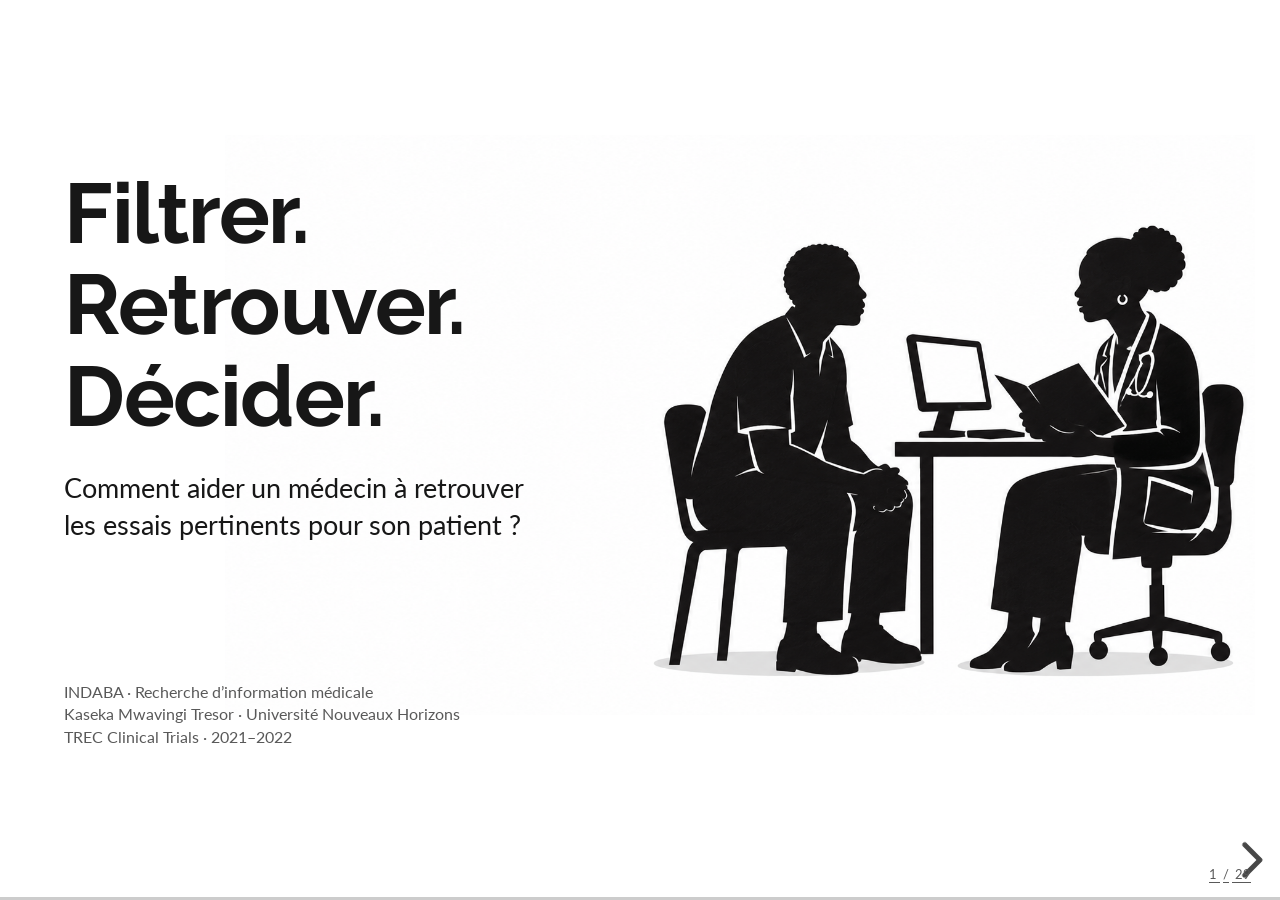
<file: presentation/index.html>
<!doctype html>
<html lang="fr">
<head>
  <meta charset="utf-8">
  <meta name="viewport" content="width=device-width, initial-scale=1.0">
  <title>Filtrer, retrouver, décider</title>

  <link rel="stylesheet" href="vendor/reveal.css">
  <link rel="stylesheet" href="styles.css">
</head>
<body>
  <div class="reveal">
    <div class="slides">

<section id="title">

<h1>Filtrer.<br>Retrouver.<br>Décider.</h1><p class="intro">Comment aider un médecin à retrouver<br>les essais pertinents pour son patient ?</p><img class="scene" src="assets/consultation-ombres.png" alt="Silhouettes d’une médecin et d’un patient en consultation"><p class="signature">INDABA · Recherche d’information médicale<br>Kaseka Mwavingi Tresor · Université Nouveaux Horizons<br>TREC Clinical Trials · 2021–2022</p>

<aside class="notes">Objectif de cette présentation : comprendre le raisonnement, pas apprendre des noms de modèles. Filtrer, retrouver, décider désigne trois opérations informatiques. La décision d’inclusion reste médicale. Parcours principal environ20minutes ; annexes facultatives.</aside>
</section>

<section id="patient">
<h2>Un médecin. Un patient.<br>Des essais à retrouver.</h2><img class="scene" src="assets/consultation-ombres.png" alt="La même médecin et le même patient en consultation"><div class="patient-card"><p>Un patient de 45 ans.<br>Une insuffisance cardiaque.</p><p class="fragment">« Quels essais dois-je examiner<br>en priorité pour lui ? »</p><p class="small">Exemple fictif pour expliquer la méthode.</p></div>
<aside class="notes">Notre exemple simplifié est un patient de 45 ans avec insuffisance cardiaque. La silhouette reste la même consultation anonyme, sans identité ni données réelles. Les données expérimentales sont anglophones ; les phrases françaises de démonstration n’attestent pas une performance en français. Retrouver une fiche intéressante n’est pas certifier l’éligibilité.</aside>
</section>

<section id="lexical">
<h2>Chercher les mêmes mots :<br>la recherche « lexicale ».</h2><div style="display:grid;grid-template-columns:1fr 1fr;gap:52px"><div><p class="large">La demande contient :<br><strong>« insuffisance cardiaque »</strong></p><p>On privilégie les fiches contenant<br>ces mots.</p></div><div class="example-sheet"><h3>BM25</h3><p>Une méthode classique de classement par les mots.</p><p class="fragment">Elle tient compte de leur fréquence, de leur rareté dans le corpus et de la longueur du document.</p></div></div><p class="takeaway">Un autre vocabulaire peut rendre un essai pertinent plus difficile à retrouver.</p><p class="foot">BM25 est notre point de départ pour mesurer si une méthode plus complexe apporte quelque chose.</p>
<aside class="notes">Lexical signifie relatif aux mots. BM25 n’est pas un modèle génératif ni un système qui vérifie les critères médicaux. Il pondère les correspondances de termes. Il ne suffit pas de compter mécaniquement tous les mots. L’exemple français illustre le mécanisme ; l’expérience utilise un corpus anglais.</aside>
</section>

<section id="semantic">
<h2>Chercher une idée proche :<br>la recherche « sémantique ».</h2><div class="phrase-pair"><p>« insuffisance cardiaque »</p><p class="fragment">« décompensation avec dysfonction ventriculaire »</p></div><p class="large">Les mots diffèrent.<br>Les descriptions peuvent être proches sur le plan clinique.</p><p class="takeaway fragment">Un encodeur transforme chaque texte en une liste de nombres<br>pour mesurer cette proximité.</p><p class="foot">Cette liste s’appelle un « embedding » ou un vecteur. Proximité ne signifie pas admissibilité.</p>
<aside class="notes">Un encodeur est un modèle qui transforme le texte en représentation numérique. Les composantes de cette liste ne sont pas des variables cliniques lisibles une à une. Les deux formulations de l’exemple ne sont pas des synonymes interchangeables dans toutes les situations : on illustre seulement une proximité de sujet. Le modèle peut se tromper, notamment sur la négation ou les conditions d’éligibilité.</aside>
</section>

<section id="embedding">
<h2>Pourquoi EmbeddingGemma 2<br>de Google ?</h2><div class="research"><article><h3>Son rôle</h3><p>Encoder la description du patient et les textes des essais pour chercher par le sens.</p></article><article class="fragment"><h3>Notre choix</h3><p>Des poids téléchargeables, un modèle compact et la possibilité d’une exécution locale.</p></article><article class="fragment"><h3>Notre utilisation</h3><p>Texte uniquement.<br>768 nombres par texte.<br>Aucun entraînement médical ajouté.</p></article></div><p class="takeaway">Choisir un modèle accessible, puis mesurer sa qualité sur notre tâche.</p><p class="foot"><a href="https://huggingface.co/google/embeddinggemma-2">Google DeepMind · fiche EmbeddingGemma 2</a> · capacités multimodales possibles, non évaluées ici.</p>
<aside class="notes">EmbeddingGemma2 est un modèle à poids ouverts de GoogleDeepMind. Ce choix correspond à l’objectif de ressources accessibles et à une extension multimodale éventuelle ; ce n’est pas la démonstration qu’il serait le meilleur modèle médical. Nous utilisons la composante texte et768dimensions. La similarité est calculée exactement sur les vecteurs normalisés. On peut expliquer le cosinus comme une mesure d’orientation proche entre deux représentations numériques, sans formule au tableau. Le français et les images ne font pas partie de l’évaluation actuelle. Source officielle consultée le18novembre2026.</aside>
</section>

<section id="constraints">
<h2>Une ressemblance de sens<br>ne garantit pas les bons critères.</h2><div style="display:grid;grid-template-columns:1fr 1fr;gap:52px"><div><p class="large">Notre patient a 45 ans.</p><div class="example-sheet"><h3>Un essai très proche du sujet</h3><p>« Participants âgés de 60 ans et plus »</p></div></div><div class="fragment"><h3>Le filtre retire ce candidat.</h3><p>SQL est un langage pour interroger des données rangées en tables.</p><p>Ici, il compare l’âge et le sexe extraits du texte aux champs de l’essai.</p></div></div><p class="takeaway">Un contrôle explicite complète la recherche par le sens.</p><p class="foot">Âge ou sexe inconnu : pas de contrainte correspondante. Les autres critères restent à examiner.</p>
<aside class="notes">Le nom du moteur utilisé est SQLite. Les règles d’extraction lisent l’âge et le sexe dans la description. Si elles se trompent, le filtre peut exclure à tort un essai pertinent. Il ne vérifie pas la totalité des critères, notamment l’historique thérapeutique ou les valeurs biologiques. Un champ de borne d’âge absent n’exclut pas l’essai. Les règles ont été développées sur les125requêtes, ce qui limite la généralisation.</aside>
</section>

<section id="decision">
<h2>Un modèle de décision répond<br>à une question fermée.</h2><div class="decision-example"><p>Entrée : description du patient + fiche de l’essai</p><p class="question-line">« Ce patient satisfait-il les critères indiqués ? »</p><p class="fragment">Sortie : un score associé à la réponse « oui ».</p></div><p><strong>Eos</strong> est le modèle de décision que nous testons.<br>Il produit cette réponse sans rédiger un long texte.</p><p class="takeaway fragment">Nous utilisons son score pour réordonner les essais.<br>Le médecin doit encore vérifier l’admissibilité.</p><p class="foot"><a href="https://huggingface.co/vllm-sr/Decision-2.0-Eos-0.8B">Decision 2.0 Eos · vLLM Semantic Router</a> · score non validé comme probabilité clinique.</p>
<aside class="notes">Un modèle de décision, au sens de cette famille, reçoit un contexte et des questions fermées : oui/non, choix ou score. Nous utilisons le format oui/non officiel. Le modèle renvoie des valeurs de probabilité selon son apprentissage, mais elles ne sont pas calibrées pour l’éligibilité clinique ; on les appelle ici scores de classement. Le texte complet disponible du patient et de l’essai, dont l’éligibilité, alimente chaque paire. Aucun raisonnement textuel ou contrôle de chaque critère n’est évalué séparément. Il ne s’agit pas de laisser le modèle décider de l’accès aux soins.</aside>
</section>

<section id="lightweight">
<h2>Pourquoi commencer<br>par un petit modèle ?</h2><div style="display:grid;grid-template-columns:1fr 1fr;gap:52px"><div><p class="number">Eos · 0,8B</p><p>Environ 0,8 milliard de paramètres :<br>les valeurs apprises par le modèle.</p><p class="small">Le nombre de paramètres indique une taille,<br>pas une garantie de qualité.</p></div><div><h3>Notre objectif</h3><p>Explorer une solution à poids ouverts avec un budget de calcul limité.</p><p class="fragment">Faire examiner seulement les <strong>50 premiers essais</strong>, au lieu de tout le corpus.</p></div></div><p class="takeaway">La question de recherche : ce compromis conserve-t-il<br>une qualité de recherche utile ?</p><p class="foot">Eos mesuré sur T4 Colab. Fonctionnement et mémoire sur RTX 3050 à vérifier.</p>
<aside class="notes">La taille commerciale0,8B est une approximation ; la fiche indique environ0,75milliard de paramètres. Nous avons retenu un membre compact d’une famille à poids ouverts pour un premier test accessible. Ce n’est pas une étude contrôlée de l’effet de la taille : Sol et les grandes tailles ne sont pas mesurés. Les poids téléchargeables permettent d’envisager une exécution locale ; aucune référence RTX3050 ouCPU n’est établie. Le calcul sur Colab est dans le cloud. Un modèle compact n’est ni nécessairement rapide pour tous les textes ni automatiquement précis.</aside>
</section>

<section id="literature-origin">
<h2>Ce que les travaux précédents<br>nous ont amenés à tester.</h2><div class="research"><article><h3>Combiner peut aider.</h3><p>La recherche puis le reclassement ont donné de bons résultats sur les essais cliniques.</p><p class="small">Pradeep et al., SIGIR 2022</p></article><article class="fragment"><h3>Ajouter peut aussi nuire.</h3><p>Dans ce même travail, certaines variantes sans entraînement adapté dégradaient le classement.</p><p class="small">Un gain ne se présume pas.</p></article><article class="fragment"><h3>Le terrain change les résultats.</h3><p>CliniQ montre l’intérêt de comparer recherche par les mots et par le sens sur la tâche visée.</p><p class="small">Zhao et al., 2025 · dossiers cliniques</p></article></div><p class="foot">Sources détaillées : SOURCES.md. Un « reclassement » réordonne une liste de candidats déjà trouvés.</p>
<aside class="notes">Nous ne revendiquons pas l’invention de SQL, de la recherche dense ou des architectures à plusieurs étages. Notre interrogation est leur complémentarité mesurable avec un petit modèle de décision sur un benchmark médical public. Pradeep utilise notamment un reranker monoT5, c’est-à-dire un modèle qui attribue une pertinence à un couple requête/document. Sans entraînement adapté, certaines variantes avaient des résultats inférieurs au premier étage. CliniQ concerne les dossiers, pas notre corpus d’essais : on en retient la nécessité de mesurer sur la bonne tâche, pas un score directement comparable.</aside>
</section>

<section id="approach">
<h2>Notre approche : trois rôles,<br>trois questions différentes.</h2><div class="roles"><article><p class="verb">Filtrer</p><p>Âge et sexe compatibles ?</p><h3>SQL</h3></article><article class="fragment"><p class="verb">Retrouver</p><p>Description de sens proche ?</p><h3>EmbeddingGemma 2</h3></article><article class="fragment"><p class="verb">Reclasser</p><p>Quel candidat examiner d’abord ?</p><h3>Eos</h3></article></div><p class="takeaway">L’intérêt de l’assemblage : traiter séparément les contraintes,<br>la proximité de sens et l’examen patient–essai.</p>
<aside class="notes">Ce que l’on mélange, ce sont des fonctions complémentaires. Dans le système final, il n’y a pas de mélange des scores BM25 et sémantiques : BM25 sert de référence séparée. Chaque étage doit justifier sa présence dans l’évaluation. L’admissibilité finale reste hors de ce classement automatique.</aside>
</section>

<section id="architecture">
<h2>Comment circule la demande ?</h2><img class="architecture teaching-architecture" src="assets/architecture.png" alt="Description patient vers SQL âge sexe et encodeur ; recherche exacte puis50candidats versEos ; les rangs51à1000 restent inchangés"><p class="takeaway">La recherche sélectionne. Eos examine les 50 premiers.<br>Les suivants gardent leur ordre.</p><p class="foot">Schéma Stack Diagram · configuration E · aucune fusion avec BM25 dans ce trajet.</p>
<aside class="notes">Suivre la description à gauche. Une branche produit les contraintes et l’autre la représentation du texte. Le masque SQL restreint les essais autorisés, puis le cosinus exact classe les vecteurs du corpus. Top50 signifie les50premiers candidats de ce classement, pas les50meilleurs essais connus dans tout le corpus. Eos réordonne seulement ce groupe. Les rangs51à1000 sont conservés. Le rappel moyen des essais jugés éligibles à50est0,1595/0,1723pourB et0,1797/0,1922pourC (2021/2022) ; un essai manqué au premier étage ne peut pas être promu par Eos.</aside>
</section>

<section id="configurations">
<h2>Huit façons de chercher,<br>pour comprendre ce qui apporte quoi.</h2><table class="ablation"><thead><tr><th>Nom</th><th>Comment chercher ?</th><th>Filtre âge / sexe ?</th><th>Second examen ?</th></tr></thead><tbody><tr><td>BM25</td><td>Par les mots</td><td>Non</td><td>Non</td></tr><tr><td>A</td><td>Par les mots</td><td>Oui</td><td>Non</td></tr><tr><td>B</td><td>Par le sens</td><td>Non</td><td>Non</td></tr><tr><td>C</td><td>Par le sens</td><td>Oui</td><td>Non</td></tr><tr><td>D</td><td>Par le sens</td><td>Non</td><td>Oui · 50 premiers</td></tr><tr class="emphasis"><td>E</td><td>Par le sens</td><td>Oui</td><td>Oui · 50 premiers</td></tr><tr><td>D′ / E′</td><td>Comme B / C</td><td>Non / Oui</td><td>BGE · 50 premiers</td></tr></tbody></table><p class="foot">E = filtre + sens + Eos. BGE est un autre modèle qui reclasse les candidats : il remplace Eos dans D′ / E′.</p>
<aside class="notes">Lire les colonnes comme des ingrédients que l’on active ou non. A est la version lexicale filtrée. Le tableau doit rester disponible pour relire les graphiques. Aucun système ne fusionne BM25 et les vecteurs. Une ablation signifie ici comparer le système avec et sans un composant pour mesurer sa contribution.</aside>
</section>

<section id="comparisons">
<h2>Une comparaison,<br>une question à la fois.</h2><div class="comparison-lines"><p><strong>B contre BM25</strong><span>Le sens apporte-t-il plus que les mots ?</span></p><p class="fragment"><strong>C contre B</strong><span>Le filtre âge / sexe apporte-t-il quelque chose ?</span></p><p class="fragment"><strong>E contre C</strong><span>Le second examen par Eos améliore-t-il le classement ?</span></p></div><p class="takeaway">Comparer seulement le système complet au plus simple<br>ne dirait pas quelle brique explique le gain.</p>
<aside class="notes">Ces comparaisons partagent les mêmes requêtes et jugements. D contreB mesure également Eos, mais sans le filtre. E contreD regarde le filtre après ajout d’Eos. Le témoin BGE est mesuré sur les mêmes pools : Eos obtient de meilleures moyennes nDCG, mais sans écart concluant après Holm. Eos ne démontre donc pas une supériorité générale.</aside>
</section>

<section id="trec">
<h2>TREC : un terrain commun<br>pour tester les moteurs de recherche.</h2><p>TREC signifie <strong>Text REtrieval Conference</strong>.<br>Sa campagne « Clinical Trials » fournit :</p><div class="research"><article><h3>Des demandes</h3><p>125 descriptions de patients :<br>75 en 2021, 50 en 2022.</p></article><article class="fragment"><h3>Des documents</h3><p>375 580 fiches d’essais<br>issues de ClinicalTrials.gov.</p></article><article class="fragment"><h3>Des jugements</h3><p>Des évaluations de pertinence pour des couples patient–essai.</p></article></div><p class="foot">Même corpus complet pour les deux années · données publiques en anglais · pas de dossiers hospitaliers privés.</p>
<aside class="notes">Une requête est ici une description de patient, pas forcément une question courte. Un corpus est l’ensemble des documents dans lequel on cherche. Les descriptions sont des sujets de benchmark, pas une cohorte de patients suivis par notre système. TREC organise une évaluation reproductible. Le rapport officiel annonce375581essais ; ir_datasets en charge375580, notre corpus vérifié. Les deux années ont des requêtes et jugements différents. Source principale : overviewTREC2022, consulté localement et archivé.</aside>
</section>

<section id="judgments">
<h2>Comment sait-on qu’un résultat<br>est pertinent ?</h2><div class="judgment-list"><p><b>Éligible</b><span>Le profil satisfait les critères selon le jugement du benchmark.</span></p><p><b>Exclu</b><span>La maladie est pertinente, mais un critère écarte ce profil.</span></p><p><b>Non pertinent</b><span>L’essai ne correspond pas au besoin.</span></p></div><p class="takeaway">Pour précision et rappel, seul « éligible » compte.<br>Le score nDCG distingue les trois niveaux.</p><p class="foot">Il s’agit des jugements TREC. Ils ne remplacent pas un bilan réel d’admissibilité.</p>
<aside class="notes">Les jugements TREC sont faits par des évaluateurs médicaux/biomédicaux et ne couvrent pas toutes les paires. Eligible correspond à2, Excludedà1 etNotRelevantà0 dans le nDCG. Les autres métriques considèrent uniquementEligible comme pertinent. Le lieu et le recrutement ne sont pas des critères évalués par cette tâche. Le rang d’un essai exclu peut donc apporter un gain au nDCG gradué : cela ne signifie pas que cet essai doit être proposé pour inclusion.</aside>
</section>

<section id="precision-recall">
<h2>Précision et rappel :<br>deux questions complémentaires.</h2><p class="small">Exemple fictif : 6 essais pertinents connus ; on affiche 5 résultats, dont 3 pertinents.</p><div class="result-strip"><p class="hit">Éligible</p><p>Non pertinent</p><p class="hit">Éligible</p><p>Exclu</p><p class="hit">Éligible</p></div><div class="paired"><article><h3>Précision@5 = 3 / 5 = 60 %</h3><p>Parmi ce que je vois,<br>quelle part est pertinente ?</p></article><article class="fragment"><h3>Rappel@5 = 3 / 6 = 50 %</h3><p>Parmi les essais pertinents connus,<br>quelle part ai-je retrouvée ?</p></article></div><p class="foot">« @5 » signifie : parmi les 5 premiers résultats. Nous évaluons aussi @10 et @20.</p>
<aside class="notes">Les nombres sont une démonstration entièrement fictive, pas un résultat mesuré. La précision mesure la part utile de la shortlist. Le rappel mesure sa couverture des essais pertinents jugés pour cette requête. Un grand nombre d’essais pertinents connus rend un rappel à20forcément plus difficile ; on ne doit pas le lire comme une sensibilité clinique. Dans notre exemple, Exclu est non pertinent pour précision et rappel, comme dans le protocole.</aside>
</section>

<section id="ndcg">
<h2>nDCG : les meilleurs essais<br>arrivent-ils en premier ?</h2><div style="display:grid;grid-template-columns:1fr 1fr;gap:52px"><div class="example-sheet"><h3>Liste moins bien ordonnée</h3><ol class="rank-demo"><li>Non pertinent</li><li>Exclu</li><li>Éligible</li><li>Éligible</li></ol></div><div class="example-sheet fragment"><h3>Liste mieux ordonnée</h3><ol class="rank-demo"><li>Éligible</li><li>Éligible</li><li>Exclu</li><li>Non pertinent</li></ol></div></div><p class="takeaway">Les mêmes documents peuvent donner un meilleur score<br>si les plus pertinents remontent en haut.</p><p class="foot">Listes fictives · nDCG@10 évalue les 10 premiers. De 0 à 1 : plus haut = meilleur ordre selon les jugements, pas une probabilité de réussite.</p>
<aside class="notes">nDCG signifie normalized Discounted Cumulative Gain. En clair : on donne un gain aux documents selon leur niveau de pertinence, on réduit le poids de ceux qui sont loin dans la liste, puis on rapporte le gain au meilleur ordre possible. La normalisation permet de comparer des requêtes différentes. TREC utilise trois niveaux, y compris un gain intermédiaire pourExclu. Les listes sont fictives et n’ont pas de score numérique calculé ici. UnnDCGde0,479n’est pas47,9% de patients correctement appariés.</aside>
</section>

<section id="other-metrics">
<h2>Deux autres façons<br>de lire une liste de résultats.</h2><div class="paired"><article><h3>MRR : trouver vite le premier</h3><p>Premier essai pertinent au rang 1 : score 1.<br>Au rang 4 : score 1 / 4.</p><p class="small">On fait ensuite la moyenne sur les requêtes.</p></article><article class="fragment"><h3>R-Precision : adapter la profondeur</h3><p>Si une requête a 6 essais pertinents connus, on mesure la précision dans les 6 premiers.</p><p class="small">Le nombre examiné dépend de la requête.</p></article></div><p class="takeaway">Ces mesures complètent la précision, le rappel<br>et la qualité de l’ordre.</p><p class="foot">Exemples fictifs · MRR = moyenne des rangs réciproques · R-Precision = précision au nombre de pertinents jugés.</p>
<aside class="notes">MRR ne regarde que le premier essai éligible trouvé ; il ne mesure pas la qualité du reste de la liste. R-Precision utilise R égal au nombre total d’essais éligibles jugés pour cette requête. Les chiffres1,4et6sont des exemples pédagogiques, pas des résultats. Ces métriques, les précisions à5/10/20, les rappels à5/10/20etnDCG@10forment les9métriques de qualité de notre protocole.</aside>
</section>

<section id="judged">
<h2>Le corrigé est incomplet.<br>Il faut aussi le montrer.</h2><p class="large">Tous les essais retrouvés n’ont pas été jugés.</p><div class="example-sheet"><h3>Judged@10</h3><p>La part des 10 premiers résultats qui ont un jugement disponible.</p><p class="fragment">8 résultats jugés sur 10 → 80 % de couverture du corrigé.</p></div><p class="takeaway">Un essai non jugé n’est pas nécessairement non pertinent.<br>Cette mesure signale la limite, sans la corriger.</p><p class="foot">Exemple fictif. Judged@10 décrit la couverture des jugements, pas la qualité de recherche.</p>
<aside class="notes">Les jugements sont issus des résultats soumis à la campagne, ce qu’on appelle le pooling. Les évaluations traitent les documents non jugés comme non pertinents. Un système qui découvre d’autres essais intéressants peut donc être pénalisé. NotreJudged@10deEest0,571en2021et0,676en2022. Ce n’est ni une précision ni un taux de dossiers vérifiés cliniquement.</aside>
</section>

<section id="slide-10">
<h2>Les résultats mesurés :<br>le sens dépasse les mots.</h2><p class="metric-key">Qualité des 10 premiers · nDCG@10</p><div id="quality-chart" class="quality-chart"></div><p class="foot">B = sens ; C = sens + filtre ; D / E = B / C + Eos ; D′ / E′ = B / C + BGE. Moyennes annuelles.</p>
<aside class="notes">Maintenant seulement, présenter les chiffres. En2021BM25a0,275etB0,396 ; en2022respectivement0,254et0,411. La comparaisonBmoinsBM25est concluante ennDCG@10après correction, dans les deux années. Les moyennes deEatteignent0,415et0,479, mais on ne doit pas attribuer tous ces écarts au reclassement : il faut comparerEàC. Tous les systèmes utilisent les mêmes requêtes et le même corpus.</aside>
</section>

<section id="p20-results">
<h2>Eos améliore la liste<br>des 20 essais à examiner.</h2><table class="outcome-table"><thead><tr><th>Année</th><th>Méthode</th><th>Précision@20</th><th>Rappel@20</th></tr></thead><tbody><tr><td>2021</td><td>C · Sens + filtre</td><td>23,1 %</td><td>10,5 %</td></tr><tr><td>2021</td><td>E · Sens + filtre + Eos</td><td>27,9 %</td><td>12,8 %</td></tr><tr><td>2022</td><td>C · Sens + filtre</td><td>27,2 %</td><td>11,2 %</td></tr><tr><td>2022</td><td>E · Sens + filtre + Eos</td><td>33,8 %</td><td>14,3 %</td></tr></tbody></table><p class="small">En 2022 : environ 5,4 → 6,8 essais jugés éligibles parmi les 20 premiers, en moyenne.</p><p class="takeaway">Précision et rappel à 20 progressent avec Eos,<br>avec et sans filtre, les deux années.</p><p class="foot">C = sens + filtre ; E = C + Eos. Écarts C→E et B→D concluants pour P@20 et R@20 après correction.</p>
<aside class="notes">Les tableaux montrent les valeurs deC etE, pour rendre lisible l’apport d’Eos en présence du filtre. En2022laP@20passe de27,2à33,8%, et leR@20de11,16à14,34%. La précision de33,8% signifie en moyenne33,8% des20premiers sont jugés éligibles ; ce n’est pas un taux d’éligibilité des patients. Les améliorationsP@20etR@20sont concluantes pourDmoinsB etEmoinsC lesdeuxannées aprèsHolm. Tous les autres gains ne sont pas forcément concluants.</aside>
</section>

<section id="uncertainty">
<h2>Une meilleure moyenne<br>ne suffit pas pour conclure.</h2><p class="large">Les résultats varient d’un patient décrit à l’autre.</p><div class="paired"><article><h3>Ce qui est soutenu</h3><p>Avec Eos : amélioration de la précision et du rappel dans les 20 premiers.</p></article><article class="fragment"><h3>Ce qui reste incertain</h3><p>Avec Eos : gain de nDCG@10 non concluant après correction des comparaisons multiples.</p></article></div><p class="takeaway">Conclusion : un signal utile sur certaines mesures,<br>pas une supériorité générale démontrée.</p><p class="foot">On corrige les tests multiples pour limiter les faux gains dus au hasard. Détails statistiques en annexe.</p>
<aside class="notes">Une différence non concluante ne démontre ni absence d’effet ni équivalence. Nous utilisons des tests pairés sur les requêtes et la correction deHolm. Les intervalles bootstrap et les tests deWilcoxon sont des analyses distinctes. En2022DmoinsB nDCGa unICexcluant0mais unpcorrigé0,416 ; ne pas résumer l’incertitude au signe d’un seul intervalle. La famille prospective inclut99tests/an ; détailenannexe.</aside>
</section>

<section id="literature-results">
<h2>Où nous situons-nous<br>par rapport à la recherche ?</h2><table class="literature-table"><thead><tr><th>Travail</th><th>Ce qu’il rapporte</th><th>Comment lire la comparaison</th></tr></thead><tbody><tr><td>Notre E · 2022</td><td>nDCG@10 = 0,479</td><td>Trois composants, corpus complet</td></tr><tr><td>Meilleur run TREC · 2022</td><td>nDCG@10 = 0,613</td><td>Autre système : repère, pas essai contrôlé</td></tr><tr><td>TrialGPT · 2024</td><td>Critères examinés par un grand modèle</td><td>Corpus réduit : scores non directement comparables</td></tr></tbody></table><p class="takeaway">Notre apport : mesurer la complémentarité de composants<br>accessibles, avec leurs limites. Nous ne revendiquons pas le record.</p><p class="foot">Roberts et al., TREC 2022 · Jin et al., Nature Communications 2024 · chiffres de la littérature distincts de nos expériences.</p>
<aside class="notes">Le meilleur runTREC2022monoT5atteint0,6125, notreE0,479065. Ne pas calculer un pourcentage de retard assimilé à une différence de qualité clinique : les systèmes, prétraitements et entraînements diffèrent et nous n’avons pas réexécuté ce run dans notre protocole. Notre système est plus bas sur ce repère numérique. TrialGPTrapporte environ0,73dansun corpusréduit ; on ne met pas ces nombres sur un graphique compétitif. Les résultats sont cohérents avec l’intérêt des systèmes à étages, tout en rappelant l’avertissement dePradeep : ajouter un reranker ne garantit pas chaque métrique. BGE est maintenant mesuré : aucun écart nDCG Eos−BGE ne passe Holm, malgré de meilleures moyennes Eos.</aside>
</section>

<section id="noise">
<h2>Que se passe-t-il<br>si la description contient des fautes ?</h2><p>Nous modifions artificiellement 5 % puis 10 % des mots.<br>Les essais et les modèles restent identiques.</p><table><thead><tr><th>nDCG@10 · 2022</th><th>Texte propre</th><th>5 % de bruit</th><th>10 % de bruit</th></tr></thead><tbody><tr><td>B · sens</td><td>0,411</td><td>0,393</td><td>0,384</td></tr><tr><td>C · sens + filtre</td><td>0,423</td><td>0,413</td><td>0,395</td></tr></tbody></table><p class="takeaway">Le sens ne rend pas le système insensible aux fautes.<br>L’extraction des contraintes peut aussi se tromper.</p><p class="foot">Un seul tirage synthétique ; pas un test de saisie hospitalière. Robustesse Eos non mesurée.</p>
<aside class="notes">Le bruit touche seulement les requêtes, pas le corpus. Les taux sont des mots modifiés ; les chiffres d’âge ne sont pas perturbés directement. Les règles sont réappliquées au texte bruité. Ce test est exploratoire, non une simulation clinique validée. Pas de comparaison directe de sensibilitéBcontreC : on ne dit pasCplusrobuste. TroisICdevariation B/Cexcluentzéro ; lesautresincluentzéro. Seed20261117, un tirage imbriqué, détailsdansrapport.</aside>
</section>

<section id="resources">
<h2>Des ressources locales :<br>un objectif, puis des mesures.</h2><div style="display:grid;grid-template-columns:1fr 1fr;gap:52px"><div><h3>Ce que nous avons mesuré</h3><p>Filtrage et évaluations sur portable.<br>Encodage et Eos sur T4 Colab.</p><p class="number">91,8 min</p><p class="small">pour 7 340 paires Eos distinctes,<br>sauvegardes comprises.</p></div><div><h3>Ce qu’il reste à établir</h3><p>Temps par demande et mémoire<br>sur une machine locale.</p><p>Par exemple : un PC avec RTX 3050.<br>Compatibilité non démontrée ici.</p></div></div><p class="foot">Poids ouverts = possibilité de déploiement maîtrisé. Colab reste un service cloud ; 91,8 min n’est pas une latence de consultation.</p>
<aside class="notes">La motivation pour le contexte africain tient au coût, à la connectivité et à la maîtrise des ressources. L’étude n’est pas un déploiement hospitalier. Eos a traité7340paires uniques pour12500positions de candidats partagées entreB/C. La durée totale5507,75secondes exclut le chargement et lepréflight, inclut les sauvegardes. Pas de picVRAMcompletdocumenté. On ne généralise pas les éventuels chiffres marketing de modèle à notre implémentation ni à uneRTX3050.</aside>
</section>

<section id="perspectives">
<h2>Un autre modèle permet-il<br>de faire aussi bien ?</h2><p>BGE lit lui aussi une paire patient–essai et lui donne un score.<br>Il remplace Eos sur exactement les mêmes 50 candidats.</p><table class="outcome-table"><thead><tr><th>nDCG@10</th><th>2021</th><th>2022</th></tr></thead><tbody><tr><td>C + Eos</td><td>0,415</td><td>0,479</td></tr><tr><td>C + BGE</td><td>0,393</td><td>0,420</td></tr></tbody></table><p class="takeaway">Eos a de meilleures moyennes ; l’écart nDCG reste incertain.<br>Son rappel au rang 20 dépasse BGE les deux années.</p><p class="foot">Même pool, mêmes textes et jugements ; 99 tests/an après Holm. Français, exécution locale et IU X-ray restent des perspectives.</p><aside class="notes">BGE-reranker-v2-m3 est un modèle de reclassement de BAAI. D′ remplace Eos sur B ; E′ le remplace sur C. Ses sorties sont des logits, pas des probabilités. E−E′ nDCG pHolm1en2021 et0,709en2022 : pas d’équivalence ni supériorité générale démontrée. E−E′ R@20concluant les deux années, P@20etR@10en2022. D−D′ R@5etR@10concluants en2022. Calcul BGE8,34min contre Eos91,80min avec sauvegardes, horschargement/préflight, précisions/runtimesdifférents. Le français,laRTX3050etIU X-ray ne sont pas validés.</aside>
</section>

<section id="closing">
<h2 class="closing">Des mots au sens.<br>Du sens aux critères.<br>Des résultats aux preuves.</h2><img class="scene" src="assets/consultation-ombres.png" alt="La même consultation conclut le récit"><p class="intro">Aider le médecin à trouver quoi examiner.<br>Puis lui laisser vérifier pour son patient.</p><p class="signature">Questions · sources et détails dans les annexes suivantes.</p>
<aside class="notes">Récapituler : les mots sont notre référence, le sens retrouve des formulations proches, les critères explicites et le modèle de décision jouent des rôles distincts. Le sémantique dépasse notreBM25. EosamélioreP/Rà20sans conclusion générale ennDCG@10. La contribution est l’évaluation transparente d’une combinaison accessible. Pas de diagnostic ni inclusion automatique. Les deuxslides suivantes sont des annexes facultatives pour discussion, pas la conclusion du récit principal.</aside>
</section>

<section id="appendix-metrics">
<h2>Annexe · Toutes les mesures,<br>sans confondre leurs questions.</h2><table class="compact-table"><thead><tr><th>Mesure</th><th>Question</th><th>Profondeur évaluée</th></tr></thead><tbody><tr><td>Précision · P</td><td>Quelle part des résultats affichés est pertinente ?</td><td>5, 10, 20</td></tr><tr><td>Rappel · R</td><td>Quelle part des pertinents jugés est retrouvée ?</td><td>5, 10, 20</td></tr><tr><td>nDCG</td><td>Les meilleurs résultats sont-ils en haut ?</td><td>10 · trois niveaux</td></tr><tr><td>MRR</td><td>Où arrive le premier pertinent ?</td><td>Jusqu’au rang 1 000</td></tr><tr><td>R-Precision</td><td>Quelle précision à R pertinents connus ?</td><td>R propre à chaque requête</td></tr><tr><td>Judged</td><td>Quelle part du début de liste est jugée ?</td><td>10 · couverture du corrigé</td></tr></tbody></table><p class="foot">9 métriques de qualité + Judged@10. nDCG : éligible 2, exclu 1, non pertinent 0 ; autres métriques : éligible seul.</p>
<aside class="notes">Expliquer les métriques secondaires à la demande. Toutes les moyennes sont sur les requêtes de l’année. Les ratios individuels sont moyennés, pas nécessairement le quotient de sommes agrégées. Les valeurs restent des mesures de recherche dans un benchmark, pas des indicateurs de santé ou de décision clinique.</aside>
</section>

<section id="appendix-tests">
<h2>Annexe · Comment sécuriser<br>les conclusions statistiques ?</h2><div class="promises"><p><strong>Comparer les mêmes requêtes.</strong><small>Tests de Wilcoxon pairés ; intervalles bootstrap à 95 %.</small></p><p><strong>Tenir compte du nombre de tests.</strong><small>Correction de Holm : famille prospective de 99 tests par année.</small></p><p><strong>Évaluer aussi le témoin classique.</strong><small>99 tests observés ; BGE évalué sur les mêmes candidats.</small></p></div><p class="foot">11 comparaisons × 9 métriques. 10 000 valeurs recoupées avec ir_measures. IC et p corrigés répondent à des analyses distinctes.</p>
<aside class="notes">La famille99a été fixée avant de voir D/E. Elle est maintenant entièrement observée avec BGE : aucun emplacement réservé ni score imputé. La correction limite les faux positifs parmi plusieurs comparaisons. Non significatif ne prouve ni absence d’effet ni équivalence.</aside>
</section>
    </div>
  </div>

  <script src="vendor/reveal.js"></script>
  <script src="vendor/notes.js"></script>
  <script src="slides.js"></script>
</body></html>
</file>
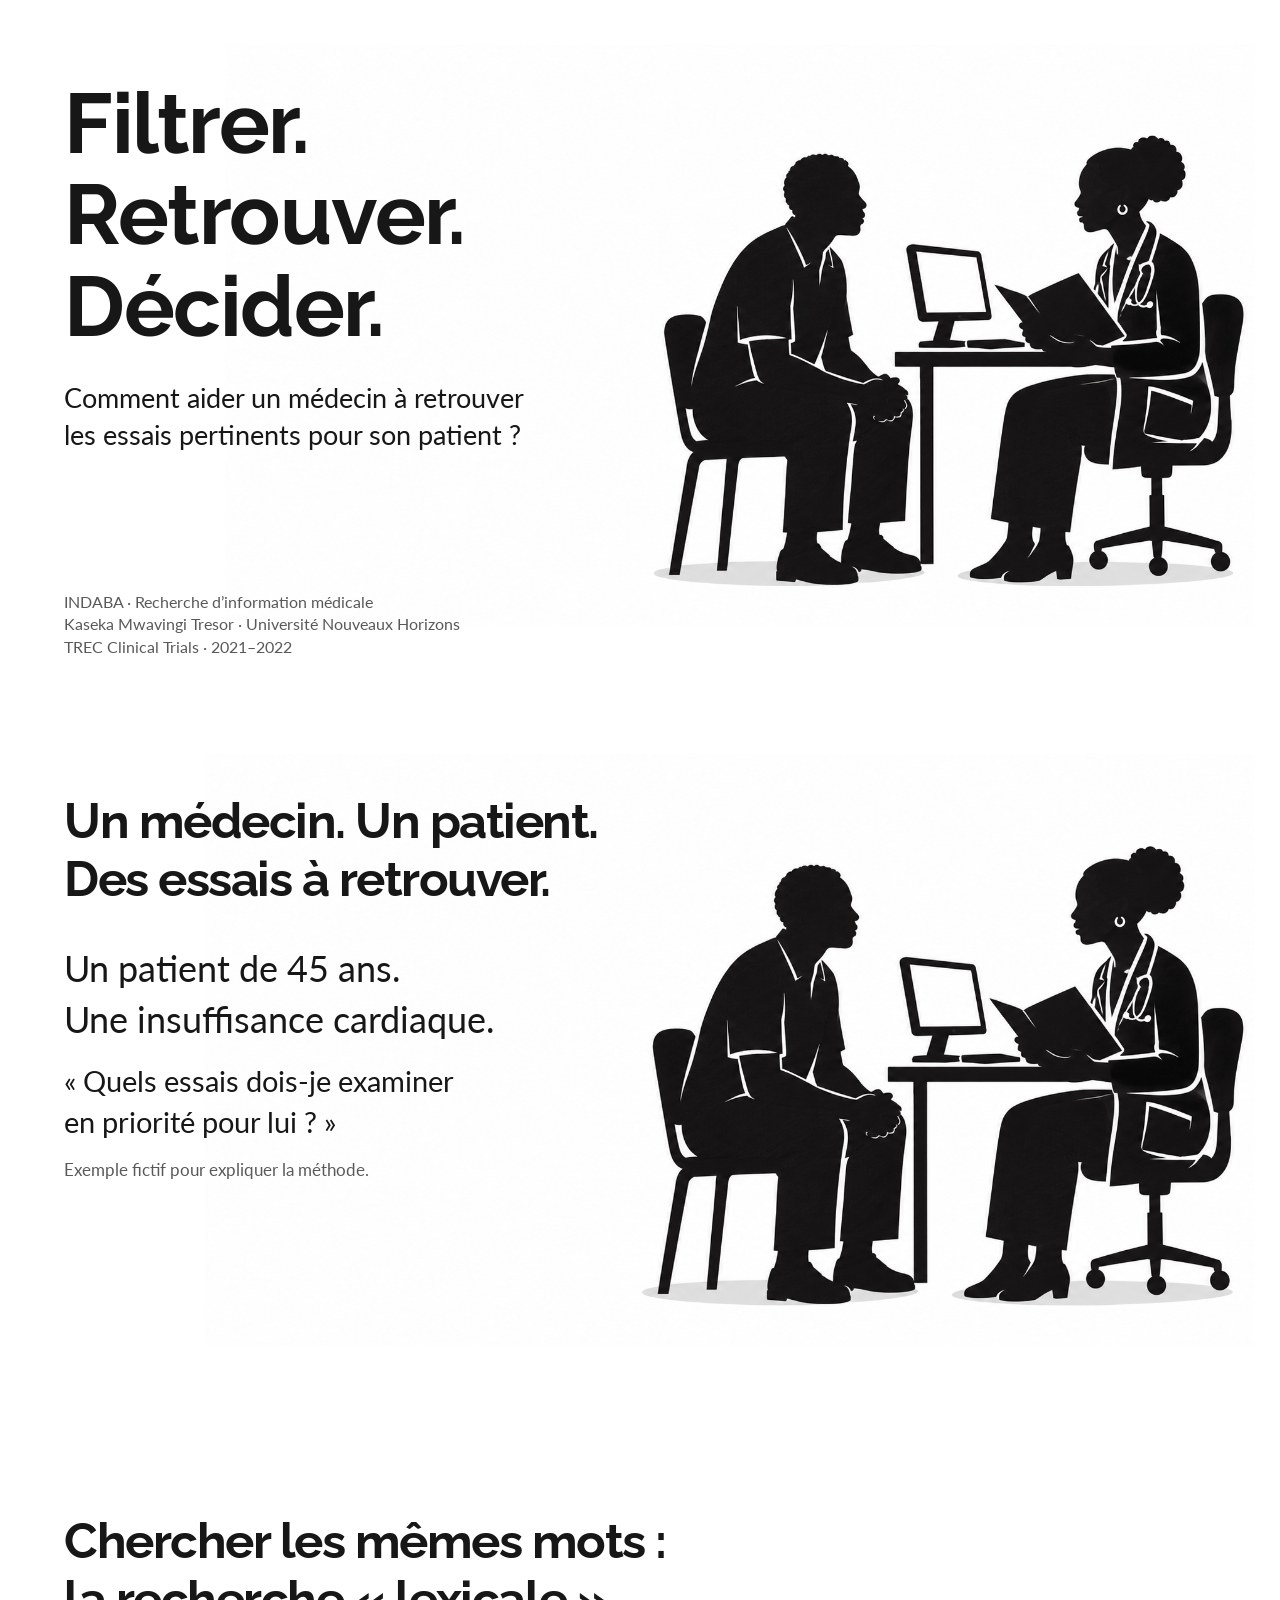
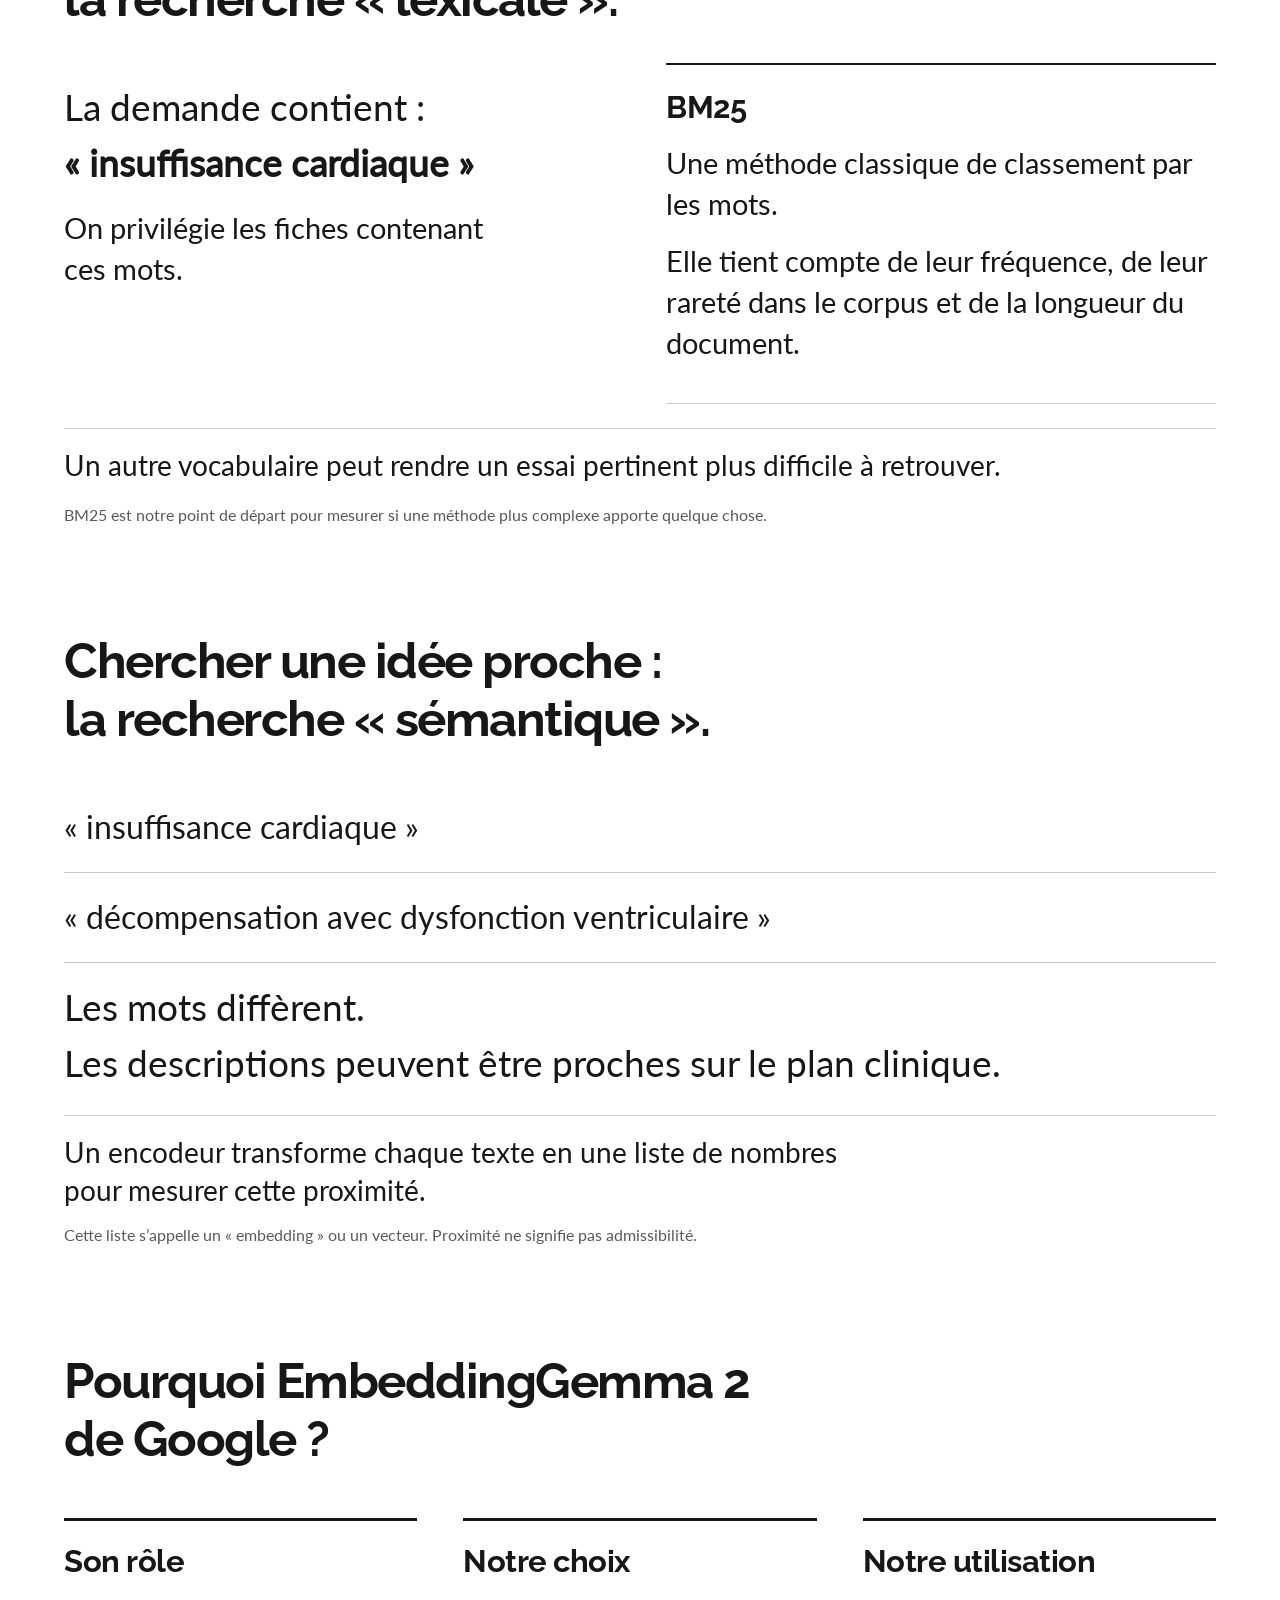
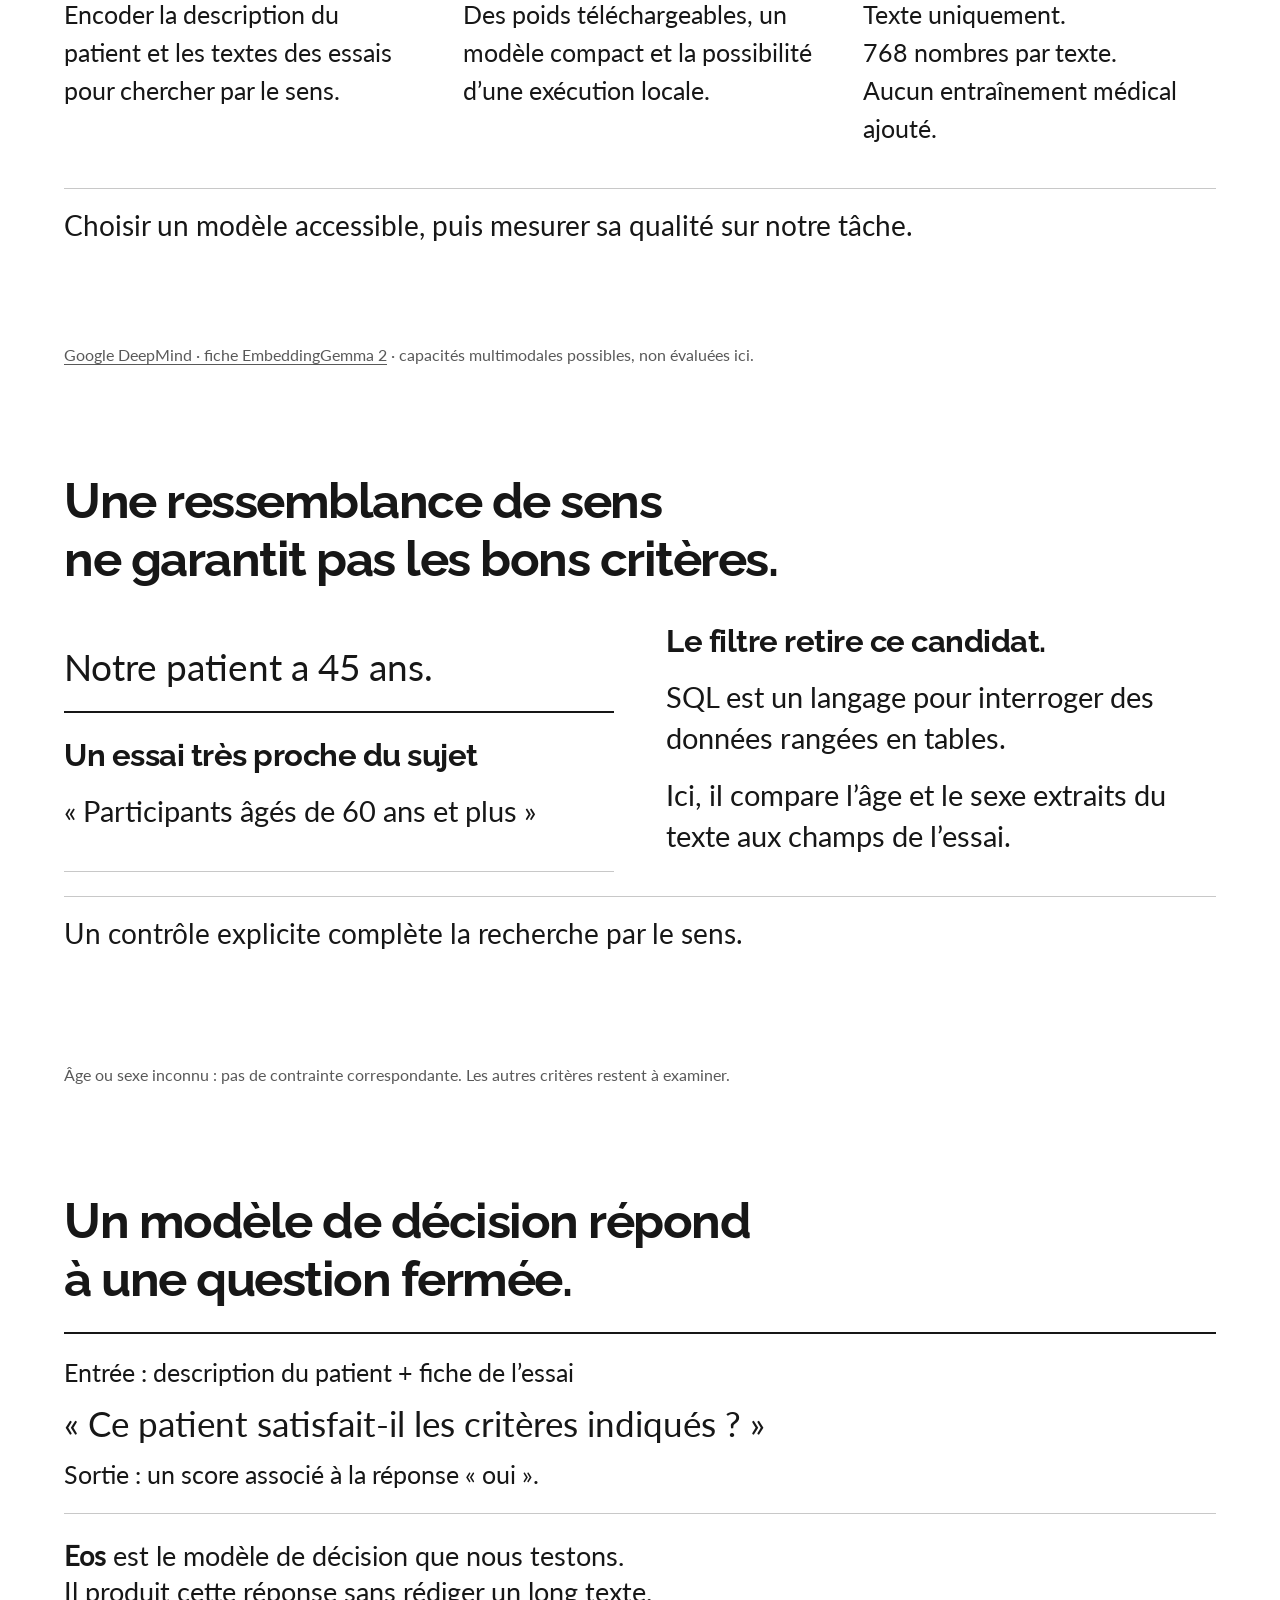
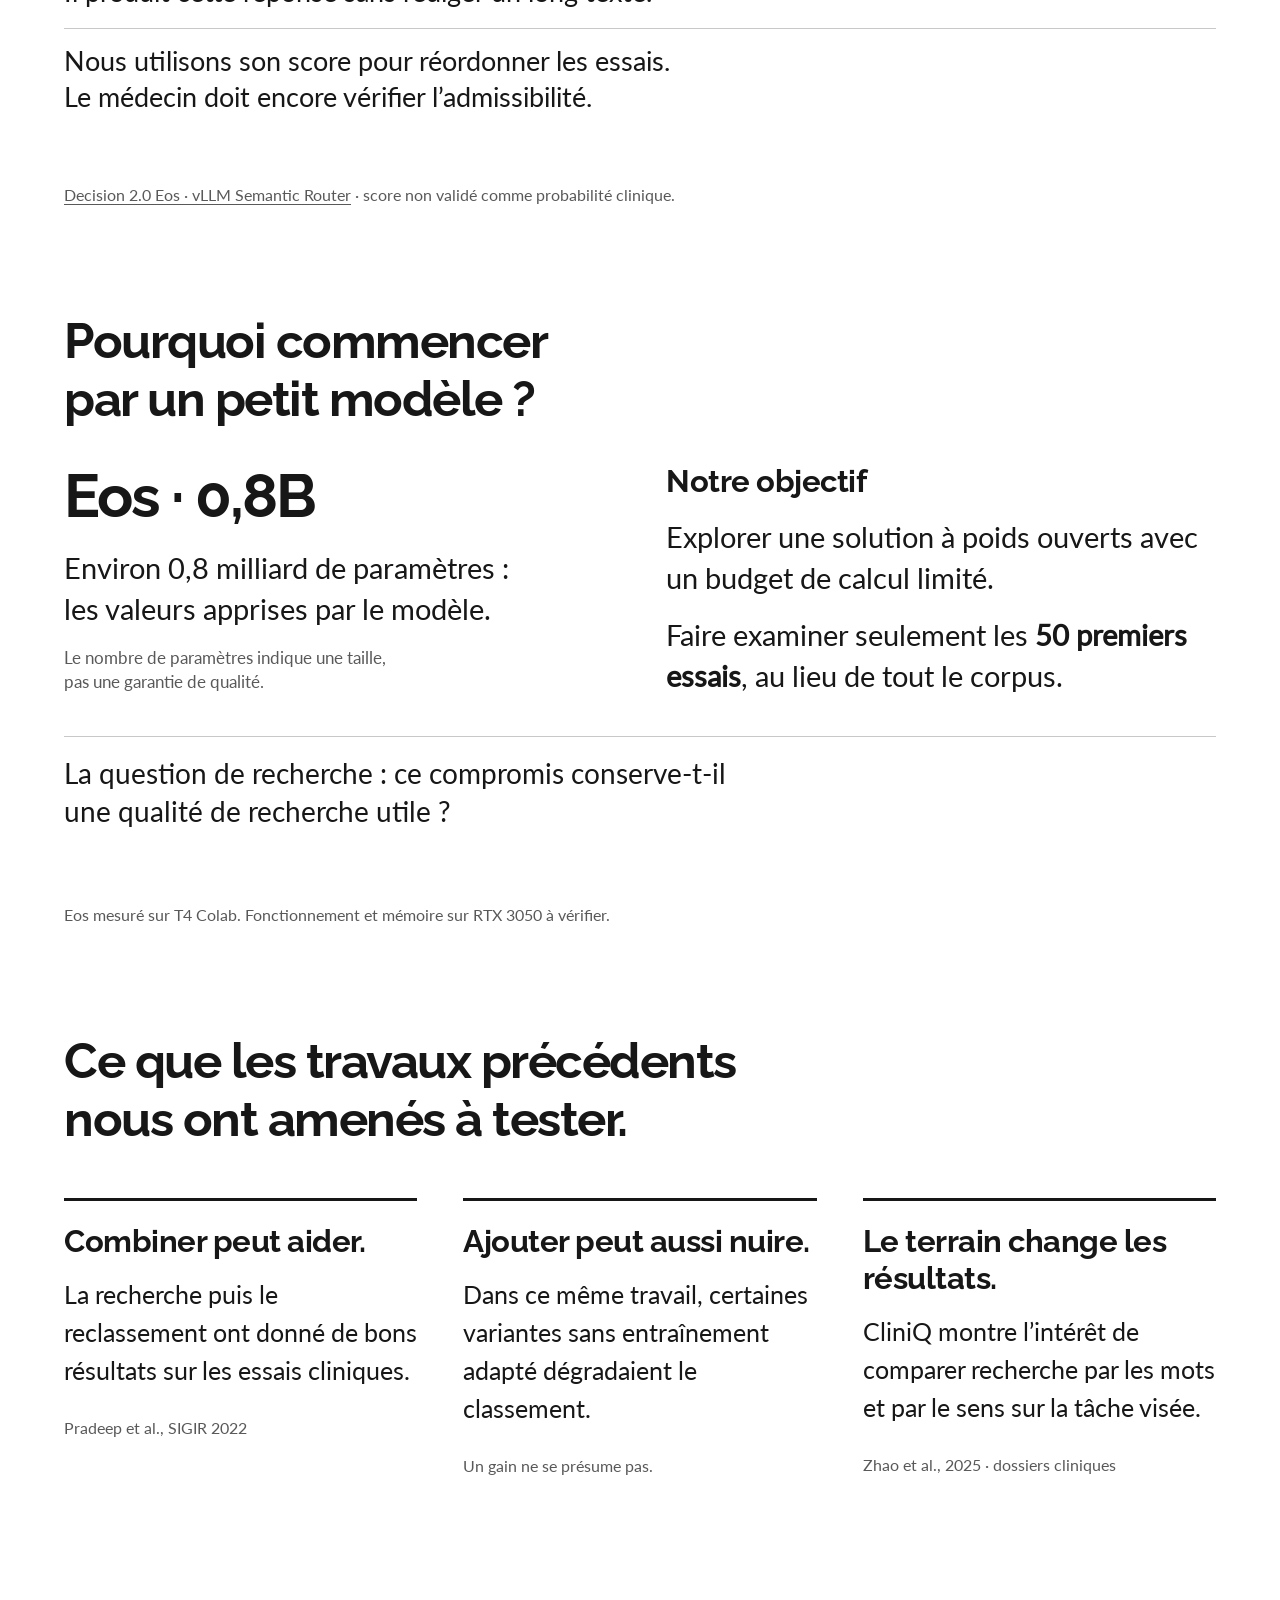
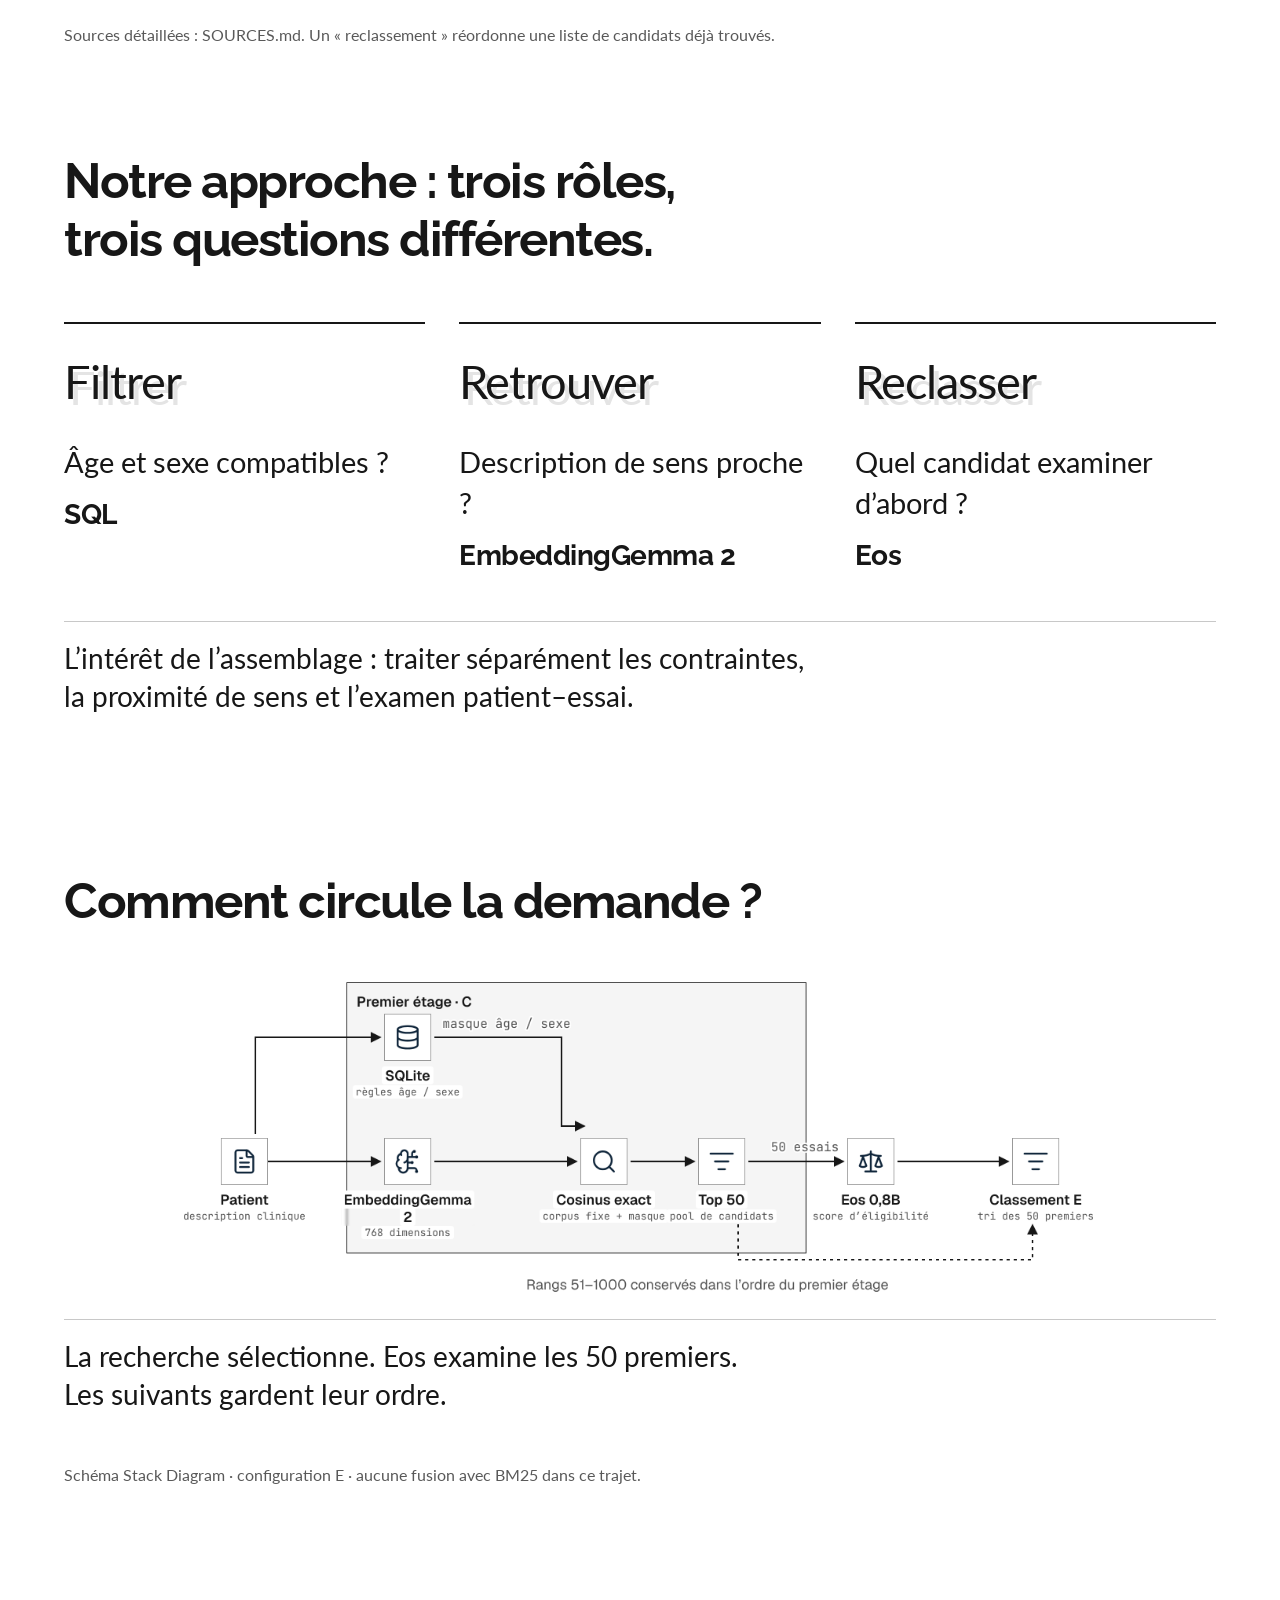
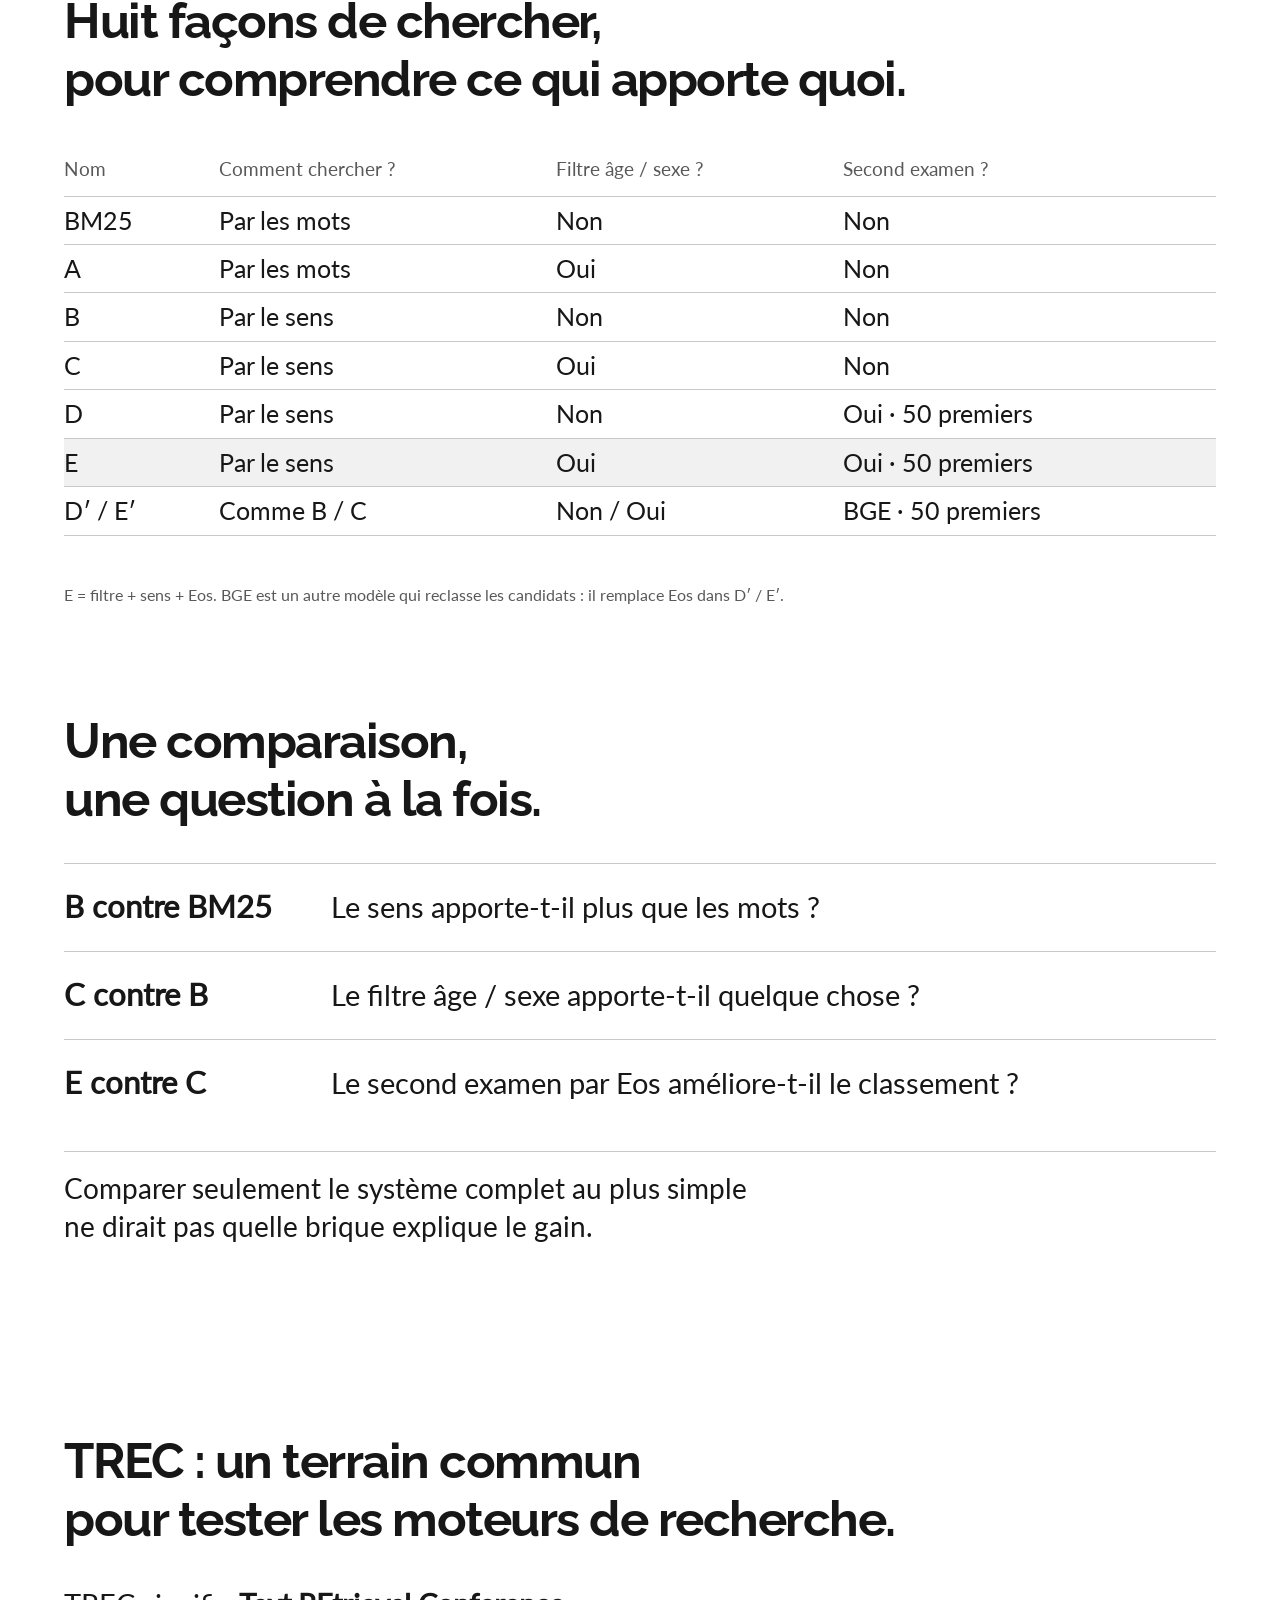
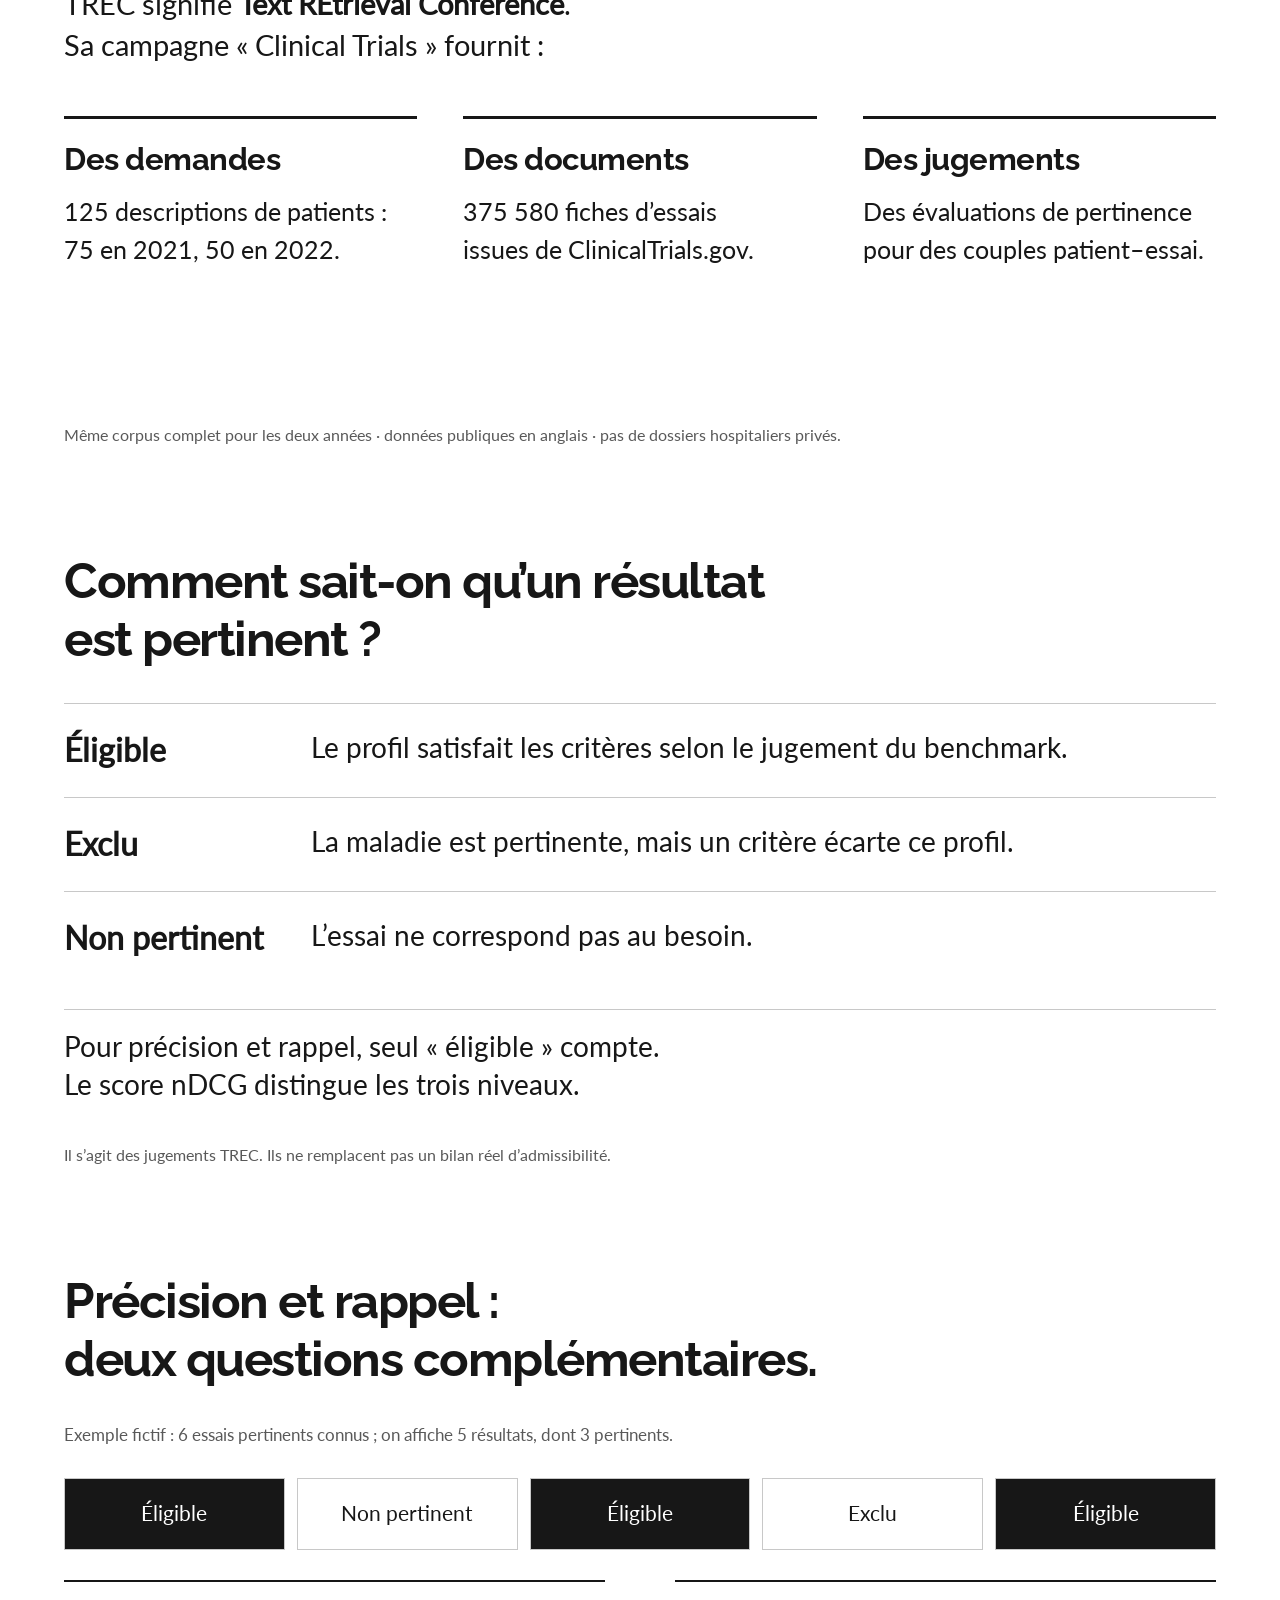
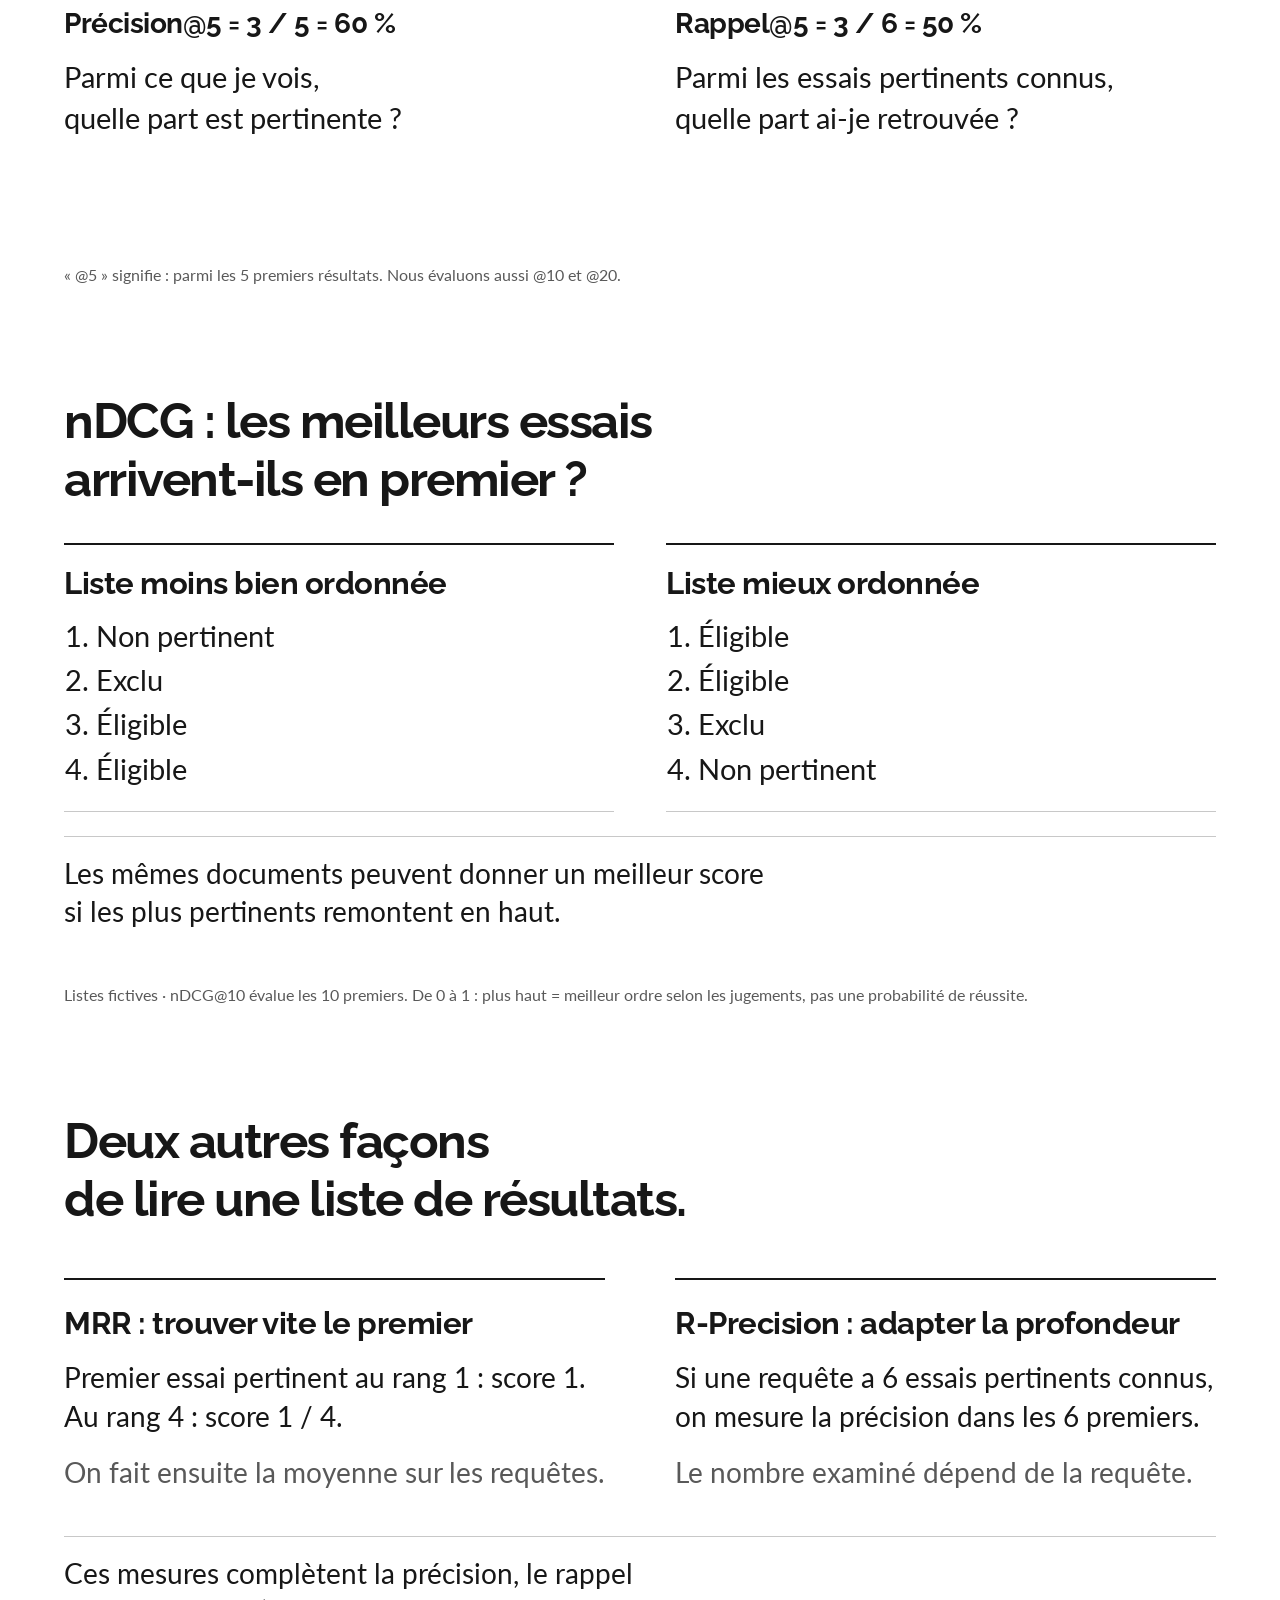
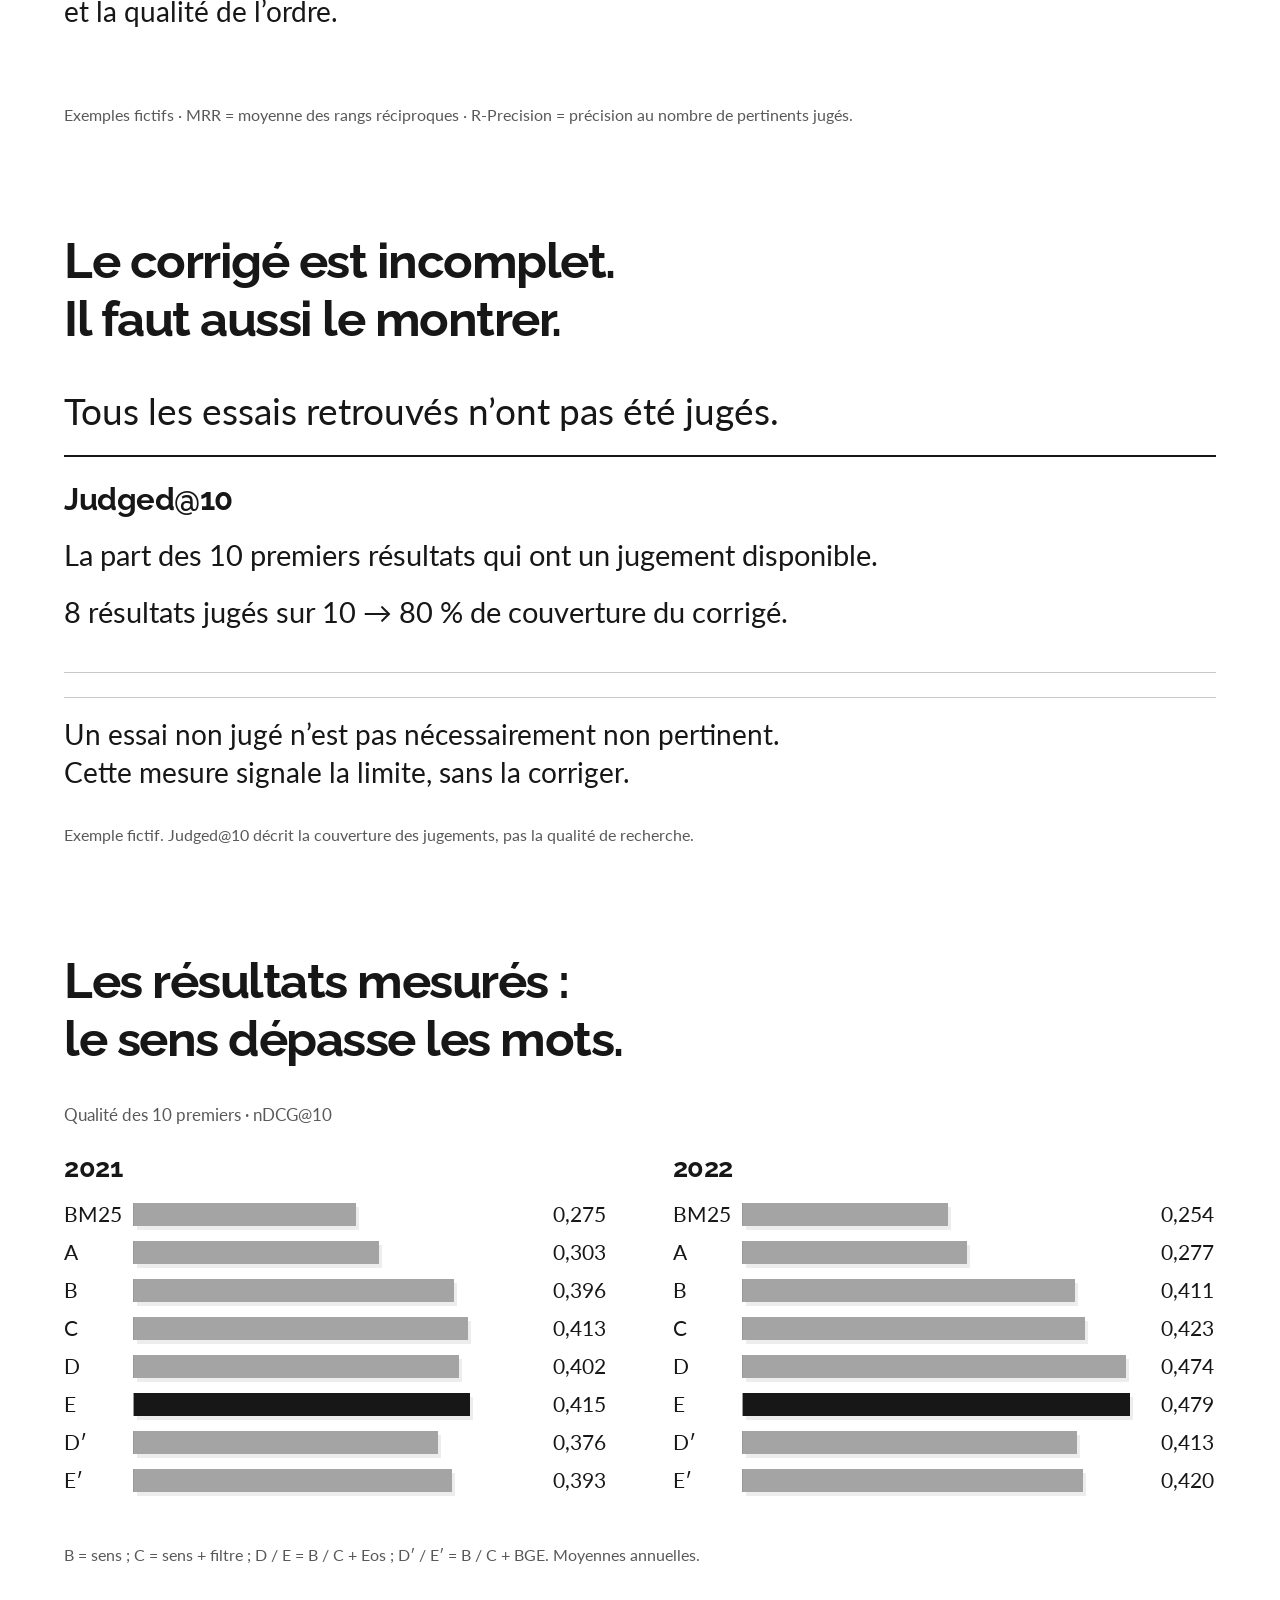
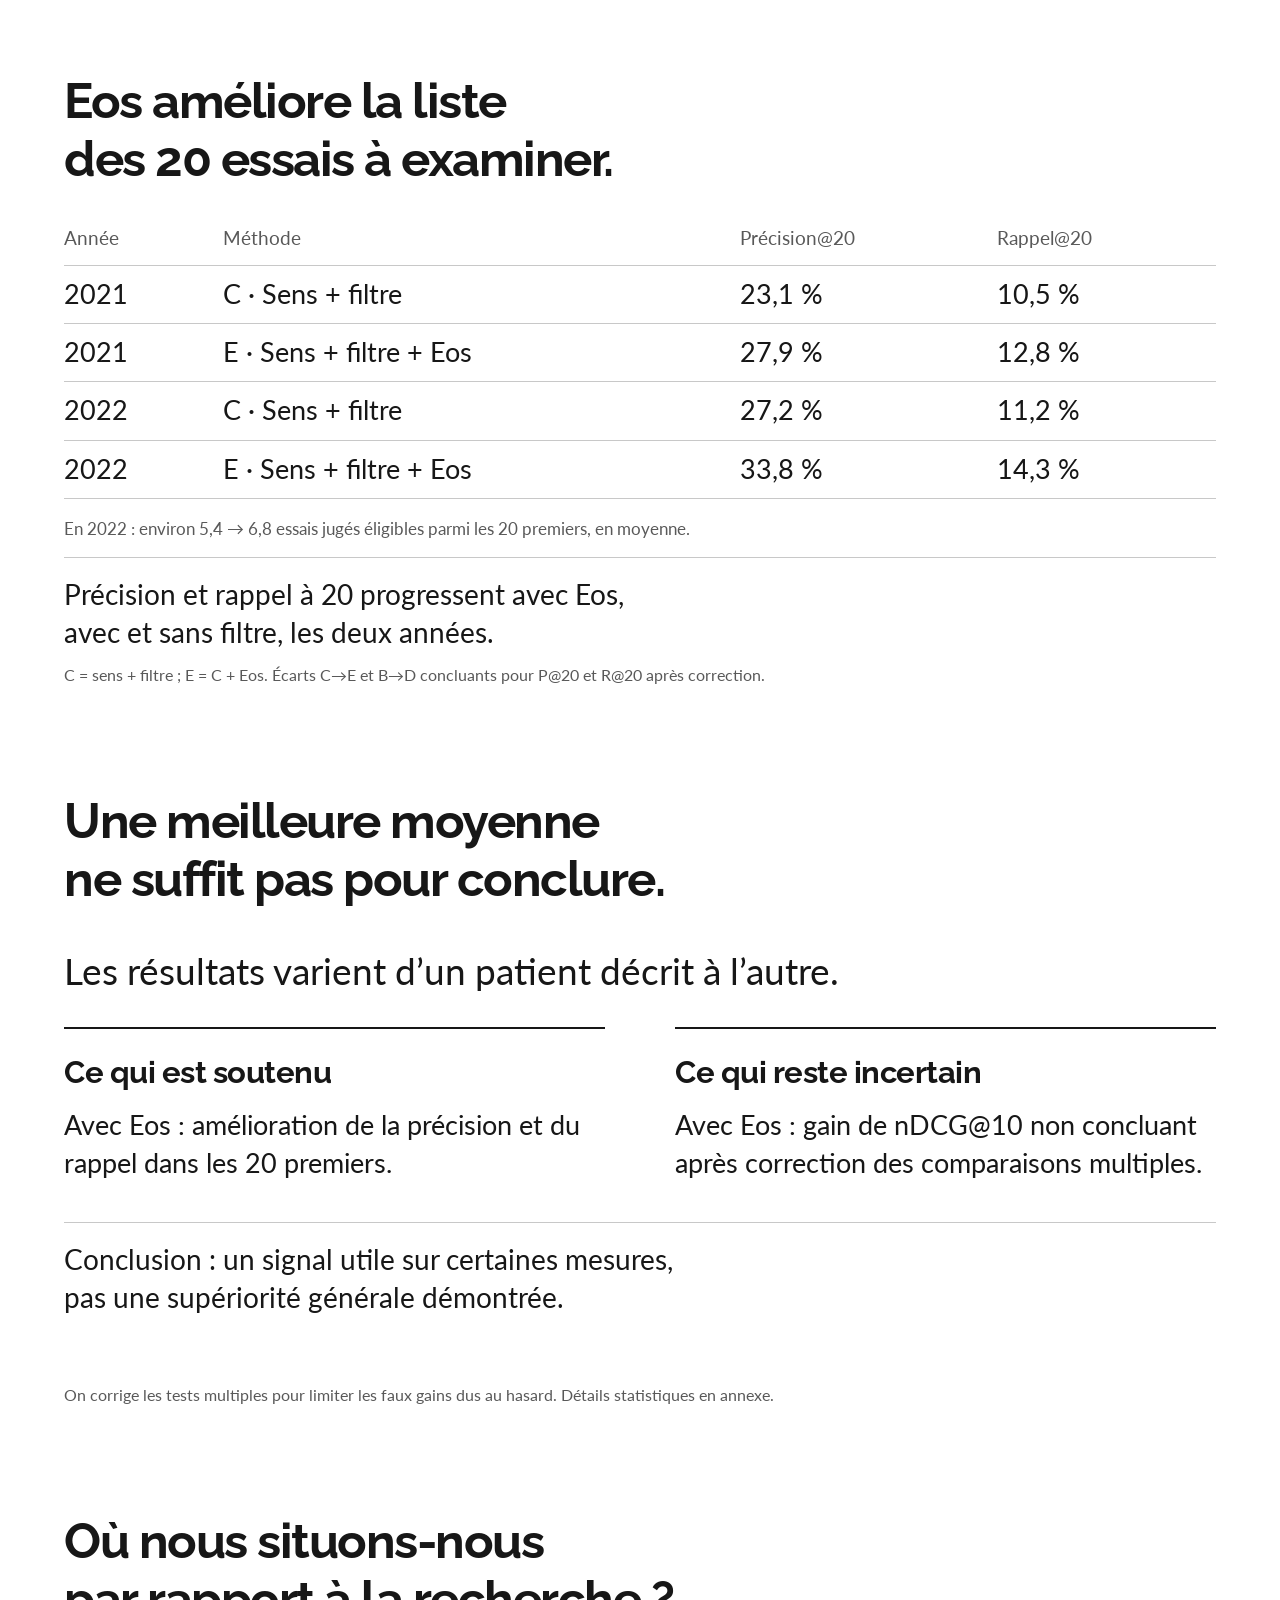
<file: presentation/print.html>
<!doctype html>
<html lang="fr">
<head>
  <meta charset="utf-8">
  <meta name="viewport" content="width=device-width, initial-scale=1.0">
  <title>Filtrer, retrouver, décider</title>

  
  <link rel="stylesheet" href="styles.css">
<style>@page{size:1280px 720px;margin:0}html,body{margin:0;padding:0;width:1280px}.reveal .slides>section{display:block;width:1280px;height:720px;position:relative;break-after:page;page-break-after:always;box-sizing:border-box}.reveal .slides>section:last-child{break-after:auto;page-break-after:auto}.notes{display:none!important}.reveal .slides{margin:0}body{print-color-adjust:exact;-webkit-print-color-adjust:exact}</style></head>
<body>
  <div class="reveal">
    <div class="slides">

<section id="title">

<h1>Filtrer.<br>Retrouver.<br>Décider.</h1><p class="intro">Comment aider un médecin à retrouver<br>les essais pertinents pour son patient ?</p><img class="scene" src="assets/consultation-ombres.png" alt="Silhouettes d’une médecin et d’un patient en consultation"><p class="signature">INDABA · Recherche d’information médicale<br>Kaseka Mwavingi Tresor · Université Nouveaux Horizons<br>TREC Clinical Trials · 2021–2022</p>

<aside class="notes">Objectif de cette présentation : comprendre le raisonnement, pas apprendre des noms de modèles. Filtrer, retrouver, décider désigne trois opérations informatiques. La décision d’inclusion reste médicale. Parcours principal environ20minutes ; annexes facultatives.</aside>
</section>

<section id="patient">
<h2>Un médecin. Un patient.<br>Des essais à retrouver.</h2><img class="scene" src="assets/consultation-ombres.png" alt="La même médecin et le même patient en consultation"><div class="patient-card"><p>Un patient de 45 ans.<br>Une insuffisance cardiaque.</p><p class="fragment">« Quels essais dois-je examiner<br>en priorité pour lui ? »</p><p class="small">Exemple fictif pour expliquer la méthode.</p></div>
<aside class="notes">Notre exemple simplifié est un patient de 45 ans avec insuffisance cardiaque. La silhouette reste la même consultation anonyme, sans identité ni données réelles. Les données expérimentales sont anglophones ; les phrases françaises de démonstration n’attestent pas une performance en français. Retrouver une fiche intéressante n’est pas certifier l’éligibilité.</aside>
</section>

<section id="lexical">
<h2>Chercher les mêmes mots :<br>la recherche « lexicale ».</h2><div style="display:grid;grid-template-columns:1fr 1fr;gap:52px"><div><p class="large">La demande contient :<br><strong>« insuffisance cardiaque »</strong></p><p>On privilégie les fiches contenant<br>ces mots.</p></div><div class="example-sheet"><h3>BM25</h3><p>Une méthode classique de classement par les mots.</p><p class="fragment">Elle tient compte de leur fréquence, de leur rareté dans le corpus et de la longueur du document.</p></div></div><p class="takeaway">Un autre vocabulaire peut rendre un essai pertinent plus difficile à retrouver.</p><p class="foot">BM25 est notre point de départ pour mesurer si une méthode plus complexe apporte quelque chose.</p>
<aside class="notes">Lexical signifie relatif aux mots. BM25 n’est pas un modèle génératif ni un système qui vérifie les critères médicaux. Il pondère les correspondances de termes. Il ne suffit pas de compter mécaniquement tous les mots. L’exemple français illustre le mécanisme ; l’expérience utilise un corpus anglais.</aside>
</section>

<section id="semantic">
<h2>Chercher une idée proche :<br>la recherche « sémantique ».</h2><div class="phrase-pair"><p>« insuffisance cardiaque »</p><p class="fragment">« décompensation avec dysfonction ventriculaire »</p></div><p class="large">Les mots diffèrent.<br>Les descriptions peuvent être proches sur le plan clinique.</p><p class="takeaway fragment">Un encodeur transforme chaque texte en une liste de nombres<br>pour mesurer cette proximité.</p><p class="foot">Cette liste s’appelle un « embedding » ou un vecteur. Proximité ne signifie pas admissibilité.</p>
<aside class="notes">Un encodeur est un modèle qui transforme le texte en représentation numérique. Les composantes de cette liste ne sont pas des variables cliniques lisibles une à une. Les deux formulations de l’exemple ne sont pas des synonymes interchangeables dans toutes les situations : on illustre seulement une proximité de sujet. Le modèle peut se tromper, notamment sur la négation ou les conditions d’éligibilité.</aside>
</section>

<section id="embedding">
<h2>Pourquoi EmbeddingGemma 2<br>de Google ?</h2><div class="research"><article><h3>Son rôle</h3><p>Encoder la description du patient et les textes des essais pour chercher par le sens.</p></article><article class="fragment"><h3>Notre choix</h3><p>Des poids téléchargeables, un modèle compact et la possibilité d’une exécution locale.</p></article><article class="fragment"><h3>Notre utilisation</h3><p>Texte uniquement.<br>768 nombres par texte.<br>Aucun entraînement médical ajouté.</p></article></div><p class="takeaway">Choisir un modèle accessible, puis mesurer sa qualité sur notre tâche.</p><p class="foot"><a href="https://huggingface.co/google/embeddinggemma-2">Google DeepMind · fiche EmbeddingGemma 2</a> · capacités multimodales possibles, non évaluées ici.</p>
<aside class="notes">EmbeddingGemma2 est un modèle à poids ouverts de GoogleDeepMind. Ce choix correspond à l’objectif de ressources accessibles et à une extension multimodale éventuelle ; ce n’est pas la démonstration qu’il serait le meilleur modèle médical. Nous utilisons la composante texte et768dimensions. La similarité est calculée exactement sur les vecteurs normalisés. On peut expliquer le cosinus comme une mesure d’orientation proche entre deux représentations numériques, sans formule au tableau. Le français et les images ne font pas partie de l’évaluation actuelle. Source officielle consultée le18novembre2026.</aside>
</section>

<section id="constraints">
<h2>Une ressemblance de sens<br>ne garantit pas les bons critères.</h2><div style="display:grid;grid-template-columns:1fr 1fr;gap:52px"><div><p class="large">Notre patient a 45 ans.</p><div class="example-sheet"><h3>Un essai très proche du sujet</h3><p>« Participants âgés de 60 ans et plus »</p></div></div><div class="fragment"><h3>Le filtre retire ce candidat.</h3><p>SQL est un langage pour interroger des données rangées en tables.</p><p>Ici, il compare l’âge et le sexe extraits du texte aux champs de l’essai.</p></div></div><p class="takeaway">Un contrôle explicite complète la recherche par le sens.</p><p class="foot">Âge ou sexe inconnu : pas de contrainte correspondante. Les autres critères restent à examiner.</p>
<aside class="notes">Le nom du moteur utilisé est SQLite. Les règles d’extraction lisent l’âge et le sexe dans la description. Si elles se trompent, le filtre peut exclure à tort un essai pertinent. Il ne vérifie pas la totalité des critères, notamment l’historique thérapeutique ou les valeurs biologiques. Un champ de borne d’âge absent n’exclut pas l’essai. Les règles ont été développées sur les125requêtes, ce qui limite la généralisation.</aside>
</section>

<section id="decision">
<h2>Un modèle de décision répond<br>à une question fermée.</h2><div class="decision-example"><p>Entrée : description du patient + fiche de l’essai</p><p class="question-line">« Ce patient satisfait-il les critères indiqués ? »</p><p class="fragment">Sortie : un score associé à la réponse « oui ».</p></div><p><strong>Eos</strong> est le modèle de décision que nous testons.<br>Il produit cette réponse sans rédiger un long texte.</p><p class="takeaway fragment">Nous utilisons son score pour réordonner les essais.<br>Le médecin doit encore vérifier l’admissibilité.</p><p class="foot"><a href="https://huggingface.co/vllm-sr/Decision-2.0-Eos-0.8B">Decision 2.0 Eos · vLLM Semantic Router</a> · score non validé comme probabilité clinique.</p>
<aside class="notes">Un modèle de décision, au sens de cette famille, reçoit un contexte et des questions fermées : oui/non, choix ou score. Nous utilisons le format oui/non officiel. Le modèle renvoie des valeurs de probabilité selon son apprentissage, mais elles ne sont pas calibrées pour l’éligibilité clinique ; on les appelle ici scores de classement. Le texte complet disponible du patient et de l’essai, dont l’éligibilité, alimente chaque paire. Aucun raisonnement textuel ou contrôle de chaque critère n’est évalué séparément. Il ne s’agit pas de laisser le modèle décider de l’accès aux soins.</aside>
</section>

<section id="lightweight">
<h2>Pourquoi commencer<br>par un petit modèle ?</h2><div style="display:grid;grid-template-columns:1fr 1fr;gap:52px"><div><p class="number">Eos · 0,8B</p><p>Environ 0,8 milliard de paramètres :<br>les valeurs apprises par le modèle.</p><p class="small">Le nombre de paramètres indique une taille,<br>pas une garantie de qualité.</p></div><div><h3>Notre objectif</h3><p>Explorer une solution à poids ouverts avec un budget de calcul limité.</p><p class="fragment">Faire examiner seulement les <strong>50 premiers essais</strong>, au lieu de tout le corpus.</p></div></div><p class="takeaway">La question de recherche : ce compromis conserve-t-il<br>une qualité de recherche utile ?</p><p class="foot">Eos mesuré sur T4 Colab. Fonctionnement et mémoire sur RTX 3050 à vérifier.</p>
<aside class="notes">La taille commerciale0,8B est une approximation ; la fiche indique environ0,75milliard de paramètres. Nous avons retenu un membre compact d’une famille à poids ouverts pour un premier test accessible. Ce n’est pas une étude contrôlée de l’effet de la taille : Sol et les grandes tailles ne sont pas mesurés. Les poids téléchargeables permettent d’envisager une exécution locale ; aucune référence RTX3050 ouCPU n’est établie. Le calcul sur Colab est dans le cloud. Un modèle compact n’est ni nécessairement rapide pour tous les textes ni automatiquement précis.</aside>
</section>

<section id="literature-origin">
<h2>Ce que les travaux précédents<br>nous ont amenés à tester.</h2><div class="research"><article><h3>Combiner peut aider.</h3><p>La recherche puis le reclassement ont donné de bons résultats sur les essais cliniques.</p><p class="small">Pradeep et al., SIGIR 2022</p></article><article class="fragment"><h3>Ajouter peut aussi nuire.</h3><p>Dans ce même travail, certaines variantes sans entraînement adapté dégradaient le classement.</p><p class="small">Un gain ne se présume pas.</p></article><article class="fragment"><h3>Le terrain change les résultats.</h3><p>CliniQ montre l’intérêt de comparer recherche par les mots et par le sens sur la tâche visée.</p><p class="small">Zhao et al., 2025 · dossiers cliniques</p></article></div><p class="foot">Sources détaillées : SOURCES.md. Un « reclassement » réordonne une liste de candidats déjà trouvés.</p>
<aside class="notes">Nous ne revendiquons pas l’invention de SQL, de la recherche dense ou des architectures à plusieurs étages. Notre interrogation est leur complémentarité mesurable avec un petit modèle de décision sur un benchmark médical public. Pradeep utilise notamment un reranker monoT5, c’est-à-dire un modèle qui attribue une pertinence à un couple requête/document. Sans entraînement adapté, certaines variantes avaient des résultats inférieurs au premier étage. CliniQ concerne les dossiers, pas notre corpus d’essais : on en retient la nécessité de mesurer sur la bonne tâche, pas un score directement comparable.</aside>
</section>

<section id="approach">
<h2>Notre approche : trois rôles,<br>trois questions différentes.</h2><div class="roles"><article><p class="verb">Filtrer</p><p>Âge et sexe compatibles ?</p><h3>SQL</h3></article><article class="fragment"><p class="verb">Retrouver</p><p>Description de sens proche ?</p><h3>EmbeddingGemma 2</h3></article><article class="fragment"><p class="verb">Reclasser</p><p>Quel candidat examiner d’abord ?</p><h3>Eos</h3></article></div><p class="takeaway">L’intérêt de l’assemblage : traiter séparément les contraintes,<br>la proximité de sens et l’examen patient–essai.</p>
<aside class="notes">Ce que l’on mélange, ce sont des fonctions complémentaires. Dans le système final, il n’y a pas de mélange des scores BM25 et sémantiques : BM25 sert de référence séparée. Chaque étage doit justifier sa présence dans l’évaluation. L’admissibilité finale reste hors de ce classement automatique.</aside>
</section>

<section id="architecture">
<h2>Comment circule la demande ?</h2><img class="architecture teaching-architecture" src="assets/architecture.png" alt="Description patient vers SQL âge sexe et encodeur ; recherche exacte puis50candidats versEos ; les rangs51à1000 restent inchangés"><p class="takeaway">La recherche sélectionne. Eos examine les 50 premiers.<br>Les suivants gardent leur ordre.</p><p class="foot">Schéma Stack Diagram · configuration E · aucune fusion avec BM25 dans ce trajet.</p>
<aside class="notes">Suivre la description à gauche. Une branche produit les contraintes et l’autre la représentation du texte. Le masque SQL restreint les essais autorisés, puis le cosinus exact classe les vecteurs du corpus. Top50 signifie les50premiers candidats de ce classement, pas les50meilleurs essais connus dans tout le corpus. Eos réordonne seulement ce groupe. Les rangs51à1000 sont conservés. Le rappel moyen des essais jugés éligibles à50est0,1595/0,1723pourB et0,1797/0,1922pourC (2021/2022) ; un essai manqué au premier étage ne peut pas être promu par Eos.</aside>
</section>

<section id="configurations">
<h2>Huit façons de chercher,<br>pour comprendre ce qui apporte quoi.</h2><table class="ablation"><thead><tr><th>Nom</th><th>Comment chercher ?</th><th>Filtre âge / sexe ?</th><th>Second examen ?</th></tr></thead><tbody><tr><td>BM25</td><td>Par les mots</td><td>Non</td><td>Non</td></tr><tr><td>A</td><td>Par les mots</td><td>Oui</td><td>Non</td></tr><tr><td>B</td><td>Par le sens</td><td>Non</td><td>Non</td></tr><tr><td>C</td><td>Par le sens</td><td>Oui</td><td>Non</td></tr><tr><td>D</td><td>Par le sens</td><td>Non</td><td>Oui · 50 premiers</td></tr><tr class="emphasis"><td>E</td><td>Par le sens</td><td>Oui</td><td>Oui · 50 premiers</td></tr><tr><td>D′ / E′</td><td>Comme B / C</td><td>Non / Oui</td><td>BGE · 50 premiers</td></tr></tbody></table><p class="foot">E = filtre + sens + Eos. BGE est un autre modèle qui reclasse les candidats : il remplace Eos dans D′ / E′.</p>
<aside class="notes">Lire les colonnes comme des ingrédients que l’on active ou non. A est la version lexicale filtrée. Le tableau doit rester disponible pour relire les graphiques. Aucun système ne fusionne BM25 et les vecteurs. Une ablation signifie ici comparer le système avec et sans un composant pour mesurer sa contribution.</aside>
</section>

<section id="comparisons">
<h2>Une comparaison,<br>une question à la fois.</h2><div class="comparison-lines"><p><strong>B contre BM25</strong><span>Le sens apporte-t-il plus que les mots ?</span></p><p class="fragment"><strong>C contre B</strong><span>Le filtre âge / sexe apporte-t-il quelque chose ?</span></p><p class="fragment"><strong>E contre C</strong><span>Le second examen par Eos améliore-t-il le classement ?</span></p></div><p class="takeaway">Comparer seulement le système complet au plus simple<br>ne dirait pas quelle brique explique le gain.</p>
<aside class="notes">Ces comparaisons partagent les mêmes requêtes et jugements. D contreB mesure également Eos, mais sans le filtre. E contreD regarde le filtre après ajout d’Eos. Le témoin BGE est mesuré sur les mêmes pools : Eos obtient de meilleures moyennes nDCG, mais sans écart concluant après Holm. Eos ne démontre donc pas une supériorité générale.</aside>
</section>

<section id="trec">
<h2>TREC : un terrain commun<br>pour tester les moteurs de recherche.</h2><p>TREC signifie <strong>Text REtrieval Conference</strong>.<br>Sa campagne « Clinical Trials » fournit :</p><div class="research"><article><h3>Des demandes</h3><p>125 descriptions de patients :<br>75 en 2021, 50 en 2022.</p></article><article class="fragment"><h3>Des documents</h3><p>375 580 fiches d’essais<br>issues de ClinicalTrials.gov.</p></article><article class="fragment"><h3>Des jugements</h3><p>Des évaluations de pertinence pour des couples patient–essai.</p></article></div><p class="foot">Même corpus complet pour les deux années · données publiques en anglais · pas de dossiers hospitaliers privés.</p>
<aside class="notes">Une requête est ici une description de patient, pas forcément une question courte. Un corpus est l’ensemble des documents dans lequel on cherche. Les descriptions sont des sujets de benchmark, pas une cohorte de patients suivis par notre système. TREC organise une évaluation reproductible. Le rapport officiel annonce375581essais ; ir_datasets en charge375580, notre corpus vérifié. Les deux années ont des requêtes et jugements différents. Source principale : overviewTREC2022, consulté localement et archivé.</aside>
</section>

<section id="judgments">
<h2>Comment sait-on qu’un résultat<br>est pertinent ?</h2><div class="judgment-list"><p><b>Éligible</b><span>Le profil satisfait les critères selon le jugement du benchmark.</span></p><p><b>Exclu</b><span>La maladie est pertinente, mais un critère écarte ce profil.</span></p><p><b>Non pertinent</b><span>L’essai ne correspond pas au besoin.</span></p></div><p class="takeaway">Pour précision et rappel, seul « éligible » compte.<br>Le score nDCG distingue les trois niveaux.</p><p class="foot">Il s’agit des jugements TREC. Ils ne remplacent pas un bilan réel d’admissibilité.</p>
<aside class="notes">Les jugements TREC sont faits par des évaluateurs médicaux/biomédicaux et ne couvrent pas toutes les paires. Eligible correspond à2, Excludedà1 etNotRelevantà0 dans le nDCG. Les autres métriques considèrent uniquementEligible comme pertinent. Le lieu et le recrutement ne sont pas des critères évalués par cette tâche. Le rang d’un essai exclu peut donc apporter un gain au nDCG gradué : cela ne signifie pas que cet essai doit être proposé pour inclusion.</aside>
</section>

<section id="precision-recall">
<h2>Précision et rappel :<br>deux questions complémentaires.</h2><p class="small">Exemple fictif : 6 essais pertinents connus ; on affiche 5 résultats, dont 3 pertinents.</p><div class="result-strip"><p class="hit">Éligible</p><p>Non pertinent</p><p class="hit">Éligible</p><p>Exclu</p><p class="hit">Éligible</p></div><div class="paired"><article><h3>Précision@5 = 3 / 5 = 60 %</h3><p>Parmi ce que je vois,<br>quelle part est pertinente ?</p></article><article class="fragment"><h3>Rappel@5 = 3 / 6 = 50 %</h3><p>Parmi les essais pertinents connus,<br>quelle part ai-je retrouvée ?</p></article></div><p class="foot">« @5 » signifie : parmi les 5 premiers résultats. Nous évaluons aussi @10 et @20.</p>
<aside class="notes">Les nombres sont une démonstration entièrement fictive, pas un résultat mesuré. La précision mesure la part utile de la shortlist. Le rappel mesure sa couverture des essais pertinents jugés pour cette requête. Un grand nombre d’essais pertinents connus rend un rappel à20forcément plus difficile ; on ne doit pas le lire comme une sensibilité clinique. Dans notre exemple, Exclu est non pertinent pour précision et rappel, comme dans le protocole.</aside>
</section>

<section id="ndcg">
<h2>nDCG : les meilleurs essais<br>arrivent-ils en premier ?</h2><div style="display:grid;grid-template-columns:1fr 1fr;gap:52px"><div class="example-sheet"><h3>Liste moins bien ordonnée</h3><ol class="rank-demo"><li>Non pertinent</li><li>Exclu</li><li>Éligible</li><li>Éligible</li></ol></div><div class="example-sheet fragment"><h3>Liste mieux ordonnée</h3><ol class="rank-demo"><li>Éligible</li><li>Éligible</li><li>Exclu</li><li>Non pertinent</li></ol></div></div><p class="takeaway">Les mêmes documents peuvent donner un meilleur score<br>si les plus pertinents remontent en haut.</p><p class="foot">Listes fictives · nDCG@10 évalue les 10 premiers. De 0 à 1 : plus haut = meilleur ordre selon les jugements, pas une probabilité de réussite.</p>
<aside class="notes">nDCG signifie normalized Discounted Cumulative Gain. En clair : on donne un gain aux documents selon leur niveau de pertinence, on réduit le poids de ceux qui sont loin dans la liste, puis on rapporte le gain au meilleur ordre possible. La normalisation permet de comparer des requêtes différentes. TREC utilise trois niveaux, y compris un gain intermédiaire pourExclu. Les listes sont fictives et n’ont pas de score numérique calculé ici. UnnDCGde0,479n’est pas47,9% de patients correctement appariés.</aside>
</section>

<section id="other-metrics">
<h2>Deux autres façons<br>de lire une liste de résultats.</h2><div class="paired"><article><h3>MRR : trouver vite le premier</h3><p>Premier essai pertinent au rang 1 : score 1.<br>Au rang 4 : score 1 / 4.</p><p class="small">On fait ensuite la moyenne sur les requêtes.</p></article><article class="fragment"><h3>R-Precision : adapter la profondeur</h3><p>Si une requête a 6 essais pertinents connus, on mesure la précision dans les 6 premiers.</p><p class="small">Le nombre examiné dépend de la requête.</p></article></div><p class="takeaway">Ces mesures complètent la précision, le rappel<br>et la qualité de l’ordre.</p><p class="foot">Exemples fictifs · MRR = moyenne des rangs réciproques · R-Precision = précision au nombre de pertinents jugés.</p>
<aside class="notes">MRR ne regarde que le premier essai éligible trouvé ; il ne mesure pas la qualité du reste de la liste. R-Precision utilise R égal au nombre total d’essais éligibles jugés pour cette requête. Les chiffres1,4et6sont des exemples pédagogiques, pas des résultats. Ces métriques, les précisions à5/10/20, les rappels à5/10/20etnDCG@10forment les9métriques de qualité de notre protocole.</aside>
</section>

<section id="judged">
<h2>Le corrigé est incomplet.<br>Il faut aussi le montrer.</h2><p class="large">Tous les essais retrouvés n’ont pas été jugés.</p><div class="example-sheet"><h3>Judged@10</h3><p>La part des 10 premiers résultats qui ont un jugement disponible.</p><p class="fragment">8 résultats jugés sur 10 → 80 % de couverture du corrigé.</p></div><p class="takeaway">Un essai non jugé n’est pas nécessairement non pertinent.<br>Cette mesure signale la limite, sans la corriger.</p><p class="foot">Exemple fictif. Judged@10 décrit la couverture des jugements, pas la qualité de recherche.</p>
<aside class="notes">Les jugements sont issus des résultats soumis à la campagne, ce qu’on appelle le pooling. Les évaluations traitent les documents non jugés comme non pertinents. Un système qui découvre d’autres essais intéressants peut donc être pénalisé. NotreJudged@10deEest0,571en2021et0,676en2022. Ce n’est ni une précision ni un taux de dossiers vérifiés cliniquement.</aside>
</section>

<section id="slide-10">
<h2>Les résultats mesurés :<br>le sens dépasse les mots.</h2><p class="metric-key">Qualité des 10 premiers · nDCG@10</p><div class="quality-chart"><div class="quality-year"><h3>2021</h3><div class="bar-row "><p>BM25</p><div class="bar-track"><div class="bar" style="width:54.935738245562774%"></div></div><p class="bar-value">0,275</p></div><div class="bar-row "><p>A</p><div class="bar-track"><div class="bar" style="width:60.66453326654106%"></div></div><p class="bar-value">0,303</p></div><div class="bar-row "><p>B</p><div class="bar-track"><div class="bar" style="width:79.1037634365208%"></div></div><p class="bar-value">0,396</p></div><div class="bar-row "><p>C</p><div class="bar-track"><div class="bar" style="width:82.66283209096261%"></div></div><p class="bar-value">0,413</p></div><div class="bar-row "><p>D</p><div class="bar-track"><div class="bar" style="width:80.3556180589633%"></div></div><p class="bar-value">0,402</p></div><div class="bar-row final"><p>E</p><div class="bar-track"><div class="bar" style="width:83.05847523524582%"></div></div><p class="bar-value">0,415</p></div><div class="bar-row "><p>D′</p><div class="bar-track"><div class="bar" style="width:75.1671557505814%"></div></div><p class="bar-value">0,376</p></div><div class="bar-row "><p>E′</p><div class="bar-track"><div class="bar" style="width:78.56850379023828%"></div></div><p class="bar-value">0,393</p></div></div><div class="quality-year"><h3>2022</h3><div class="bar-row "><p>BM25</p><div class="bar-track"><div class="bar" style="width:50.750596137633885%"></div></div><p class="bar-value">0,254</p></div><div class="bar-row "><p>A</p><div class="bar-track"><div class="bar" style="width:55.495730569843936%"></div></div><p class="bar-value">0,277</p></div><div class="bar-row "><p>B</p><div class="bar-track"><div class="bar" style="width:82.21810275376464%"></div></div><p class="bar-value">0,411</p></div><div class="bar-row "><p>C</p><div class="bar-track"><div class="bar" style="width:84.55710103749865%"></div></div><p class="bar-value">0,423</p></div><div class="bar-row "><p>D</p><div class="bar-track"><div class="bar" style="width:94.75788964669788%"></div></div><p class="bar-value">0,474</p></div><div class="bar-row final"><p>E</p><div class="bar-track"><div class="bar" style="width:95.81301395421737%"></div></div><p class="bar-value">0,479</p></div><div class="bar-row "><p>D′</p><div class="bar-track"><div class="bar" style="width:82.62577990903998%"></div></div><p class="bar-value">0,413</p></div><div class="bar-row "><p>E′</p><div class="bar-track"><div class="bar" style="width:84.07523519093266%"></div></div><p class="bar-value">0,420</p></div></div></div><p class="foot">B = sens ; C = sens + filtre ; D / E = B / C + Eos ; D′ / E′ = B / C + BGE. Moyennes annuelles.</p>
<aside class="notes">Maintenant seulement, présenter les chiffres. En2021BM25a0,275etB0,396 ; en2022respectivement0,254et0,411. La comparaisonBmoinsBM25est concluante ennDCG@10après correction, dans les deux années. Les moyennes deEatteignent0,415et0,479, mais on ne doit pas attribuer tous ces écarts au reclassement : il faut comparerEàC. Tous les systèmes utilisent les mêmes requêtes et le même corpus.</aside>
</section>

<section id="p20-results">
<h2>Eos améliore la liste<br>des 20 essais à examiner.</h2><table class="outcome-table"><thead><tr><th>Année</th><th>Méthode</th><th>Précision@20</th><th>Rappel@20</th></tr></thead><tbody><tr><td>2021</td><td>C · Sens + filtre</td><td>23,1 %</td><td>10,5 %</td></tr><tr><td>2021</td><td>E · Sens + filtre + Eos</td><td>27,9 %</td><td>12,8 %</td></tr><tr><td>2022</td><td>C · Sens + filtre</td><td>27,2 %</td><td>11,2 %</td></tr><tr><td>2022</td><td>E · Sens + filtre + Eos</td><td>33,8 %</td><td>14,3 %</td></tr></tbody></table><p class="small">En 2022 : environ 5,4 → 6,8 essais jugés éligibles parmi les 20 premiers, en moyenne.</p><p class="takeaway">Précision et rappel à 20 progressent avec Eos,<br>avec et sans filtre, les deux années.</p><p class="foot">C = sens + filtre ; E = C + Eos. Écarts C→E et B→D concluants pour P@20 et R@20 après correction.</p>
<aside class="notes">Les tableaux montrent les valeurs deC etE, pour rendre lisible l’apport d’Eos en présence du filtre. En2022laP@20passe de27,2à33,8%, et leR@20de11,16à14,34%. La précision de33,8% signifie en moyenne33,8% des20premiers sont jugés éligibles ; ce n’est pas un taux d’éligibilité des patients. Les améliorationsP@20etR@20sont concluantes pourDmoinsB etEmoinsC lesdeuxannées aprèsHolm. Tous les autres gains ne sont pas forcément concluants.</aside>
</section>

<section id="uncertainty">
<h2>Une meilleure moyenne<br>ne suffit pas pour conclure.</h2><p class="large">Les résultats varient d’un patient décrit à l’autre.</p><div class="paired"><article><h3>Ce qui est soutenu</h3><p>Avec Eos : amélioration de la précision et du rappel dans les 20 premiers.</p></article><article class="fragment"><h3>Ce qui reste incertain</h3><p>Avec Eos : gain de nDCG@10 non concluant après correction des comparaisons multiples.</p></article></div><p class="takeaway">Conclusion : un signal utile sur certaines mesures,<br>pas une supériorité générale démontrée.</p><p class="foot">On corrige les tests multiples pour limiter les faux gains dus au hasard. Détails statistiques en annexe.</p>
<aside class="notes">Une différence non concluante ne démontre ni absence d’effet ni équivalence. Nous utilisons des tests pairés sur les requêtes et la correction deHolm. Les intervalles bootstrap et les tests deWilcoxon sont des analyses distinctes. En2022DmoinsB nDCGa unICexcluant0mais unpcorrigé0,416 ; ne pas résumer l’incertitude au signe d’un seul intervalle. La famille prospective inclut99tests/an ; détailenannexe.</aside>
</section>

<section id="literature-results">
<h2>Où nous situons-nous<br>par rapport à la recherche ?</h2><table class="literature-table"><thead><tr><th>Travail</th><th>Ce qu’il rapporte</th><th>Comment lire la comparaison</th></tr></thead><tbody><tr><td>Notre E · 2022</td><td>nDCG@10 = 0,479</td><td>Trois composants, corpus complet</td></tr><tr><td>Meilleur run TREC · 2022</td><td>nDCG@10 = 0,613</td><td>Autre système : repère, pas essai contrôlé</td></tr><tr><td>TrialGPT · 2024</td><td>Critères examinés par un grand modèle</td><td>Corpus réduit : scores non directement comparables</td></tr></tbody></table><p class="takeaway">Notre apport : mesurer la complémentarité de composants<br>accessibles, avec leurs limites. Nous ne revendiquons pas le record.</p><p class="foot">Roberts et al., TREC 2022 · Jin et al., Nature Communications 2024 · chiffres de la littérature distincts de nos expériences.</p>
<aside class="notes">Le meilleur runTREC2022monoT5atteint0,6125, notreE0,479065. Ne pas calculer un pourcentage de retard assimilé à une différence de qualité clinique : les systèmes, prétraitements et entraînements diffèrent et nous n’avons pas réexécuté ce run dans notre protocole. Notre système est plus bas sur ce repère numérique. TrialGPTrapporte environ0,73dansun corpusréduit ; on ne met pas ces nombres sur un graphique compétitif. Les résultats sont cohérents avec l’intérêt des systèmes à étages, tout en rappelant l’avertissement dePradeep : ajouter un reranker ne garantit pas chaque métrique. BGE est maintenant mesuré : aucun écart nDCG Eos−BGE ne passe Holm, malgré de meilleures moyennes Eos.</aside>
</section>

<section id="noise">
<h2>Que se passe-t-il<br>si la description contient des fautes ?</h2><p>Nous modifions artificiellement 5 % puis 10 % des mots.<br>Les essais et les modèles restent identiques.</p><table><thead><tr><th>nDCG@10 · 2022</th><th>Texte propre</th><th>5 % de bruit</th><th>10 % de bruit</th></tr></thead><tbody><tr><td>B · sens</td><td>0,411</td><td>0,393</td><td>0,384</td></tr><tr><td>C · sens + filtre</td><td>0,423</td><td>0,413</td><td>0,395</td></tr></tbody></table><p class="takeaway">Le sens ne rend pas le système insensible aux fautes.<br>L’extraction des contraintes peut aussi se tromper.</p><p class="foot">Un seul tirage synthétique ; pas un test de saisie hospitalière. Robustesse Eos non mesurée.</p>
<aside class="notes">Le bruit touche seulement les requêtes, pas le corpus. Les taux sont des mots modifiés ; les chiffres d’âge ne sont pas perturbés directement. Les règles sont réappliquées au texte bruité. Ce test est exploratoire, non une simulation clinique validée. Pas de comparaison directe de sensibilitéBcontreC : on ne dit pasCplusrobuste. TroisICdevariation B/Cexcluentzéro ; lesautresincluentzéro. Seed20261117, un tirage imbriqué, détailsdansrapport.</aside>
</section>

<section id="resources">
<h2>Des ressources locales :<br>un objectif, puis des mesures.</h2><div style="display:grid;grid-template-columns:1fr 1fr;gap:52px"><div><h3>Ce que nous avons mesuré</h3><p>Filtrage et évaluations sur portable.<br>Encodage et Eos sur T4 Colab.</p><p class="number">91,8 min</p><p class="small">pour 7 340 paires Eos distinctes,<br>sauvegardes comprises.</p></div><div><h3>Ce qu’il reste à établir</h3><p>Temps par demande et mémoire<br>sur une machine locale.</p><p>Par exemple : un PC avec RTX 3050.<br>Compatibilité non démontrée ici.</p></div></div><p class="foot">Poids ouverts = possibilité de déploiement maîtrisé. Colab reste un service cloud ; 91,8 min n’est pas une latence de consultation.</p>
<aside class="notes">La motivation pour le contexte africain tient au coût, à la connectivité et à la maîtrise des ressources. L’étude n’est pas un déploiement hospitalier. Eos a traité7340paires uniques pour12500positions de candidats partagées entreB/C. La durée totale5507,75secondes exclut le chargement et lepréflight, inclut les sauvegardes. Pas de picVRAMcompletdocumenté. On ne généralise pas les éventuels chiffres marketing de modèle à notre implémentation ni à uneRTX3050.</aside>
</section>

<section id="perspectives">
<h2>Un autre modèle permet-il<br>de faire aussi bien ?</h2><p>BGE lit lui aussi une paire patient–essai et lui donne un score.<br>Il remplace Eos sur exactement les mêmes 50 candidats.</p><table class="outcome-table"><thead><tr><th>nDCG@10</th><th>2021</th><th>2022</th></tr></thead><tbody><tr><td>C + Eos</td><td>0,415</td><td>0,479</td></tr><tr><td>C + BGE</td><td>0,393</td><td>0,420</td></tr></tbody></table><p class="takeaway">Eos a de meilleures moyennes ; l’écart nDCG reste incertain.<br>Son rappel au rang 20 dépasse BGE les deux années.</p><p class="foot">Même pool, mêmes textes et jugements ; 99 tests/an après Holm. Français, exécution locale et IU X-ray restent des perspectives.</p><aside class="notes">BGE-reranker-v2-m3 est un modèle de reclassement de BAAI. D′ remplace Eos sur B ; E′ le remplace sur C. Ses sorties sont des logits, pas des probabilités. E−E′ nDCG pHolm1en2021 et0,709en2022 : pas d’équivalence ni supériorité générale démontrée. E−E′ R@20concluant les deux années, P@20etR@10en2022. D−D′ R@5etR@10concluants en2022. Calcul BGE8,34min contre Eos91,80min avec sauvegardes, horschargement/préflight, précisions/runtimesdifférents. Le français,laRTX3050etIU X-ray ne sont pas validés.</aside>
</section>

<section id="closing">
<h2 class="closing">Des mots au sens.<br>Du sens aux critères.<br>Des résultats aux preuves.</h2><img class="scene" src="assets/consultation-ombres.png" alt="La même consultation conclut le récit"><p class="intro">Aider le médecin à trouver quoi examiner.<br>Puis lui laisser vérifier pour son patient.</p><p class="signature">Questions · sources et détails dans les annexes suivantes.</p>
<aside class="notes">Récapituler : les mots sont notre référence, le sens retrouve des formulations proches, les critères explicites et le modèle de décision jouent des rôles distincts. Le sémantique dépasse notreBM25. EosamélioreP/Rà20sans conclusion générale ennDCG@10. La contribution est l’évaluation transparente d’une combinaison accessible. Pas de diagnostic ni inclusion automatique. Les deuxslides suivantes sont des annexes facultatives pour discussion, pas la conclusion du récit principal.</aside>
</section>

<section id="appendix-metrics">
<h2>Annexe · Toutes les mesures,<br>sans confondre leurs questions.</h2><table class="compact-table"><thead><tr><th>Mesure</th><th>Question</th><th>Profondeur évaluée</th></tr></thead><tbody><tr><td>Précision · P</td><td>Quelle part des résultats affichés est pertinente ?</td><td>5, 10, 20</td></tr><tr><td>Rappel · R</td><td>Quelle part des pertinents jugés est retrouvée ?</td><td>5, 10, 20</td></tr><tr><td>nDCG</td><td>Les meilleurs résultats sont-ils en haut ?</td><td>10 · trois niveaux</td></tr><tr><td>MRR</td><td>Où arrive le premier pertinent ?</td><td>Jusqu’au rang 1 000</td></tr><tr><td>R-Precision</td><td>Quelle précision à R pertinents connus ?</td><td>R propre à chaque requête</td></tr><tr><td>Judged</td><td>Quelle part du début de liste est jugée ?</td><td>10 · couverture du corrigé</td></tr></tbody></table><p class="foot">9 métriques de qualité + Judged@10. nDCG : éligible 2, exclu 1, non pertinent 0 ; autres métriques : éligible seul.</p>
<aside class="notes">Expliquer les métriques secondaires à la demande. Toutes les moyennes sont sur les requêtes de l’année. Les ratios individuels sont moyennés, pas nécessairement le quotient de sommes agrégées. Les valeurs restent des mesures de recherche dans un benchmark, pas des indicateurs de santé ou de décision clinique.</aside>
</section>

<section id="appendix-tests">
<h2>Annexe · Comment sécuriser<br>les conclusions statistiques ?</h2><div class="promises"><p><strong>Comparer les mêmes requêtes.</strong><small>Tests de Wilcoxon pairés ; intervalles bootstrap à 95 %.</small></p><p><strong>Tenir compte du nombre de tests.</strong><small>Correction de Holm : famille prospective de 99 tests par année.</small></p><p><strong>Évaluer aussi le témoin classique.</strong><small>99 tests observés ; BGE évalué sur les mêmes candidats.</small></p></div><p class="foot">11 comparaisons × 9 métriques. 10 000 valeurs recoupées avec ir_measures. IC et p corrigés répondent à des analyses distinctes.</p>
<aside class="notes">La famille99a été fixée avant de voir D/E. Elle est maintenant entièrement observée avec BGE : aucun emplacement réservé ni score imputé. La correction limite les faux positifs parmi plusieurs comparaisons. Non significatif ne prouve ni absence d’effet ni équivalence.</aside>
</section>
    </div>
  </div>

  
  
  
</body></html>
</file>
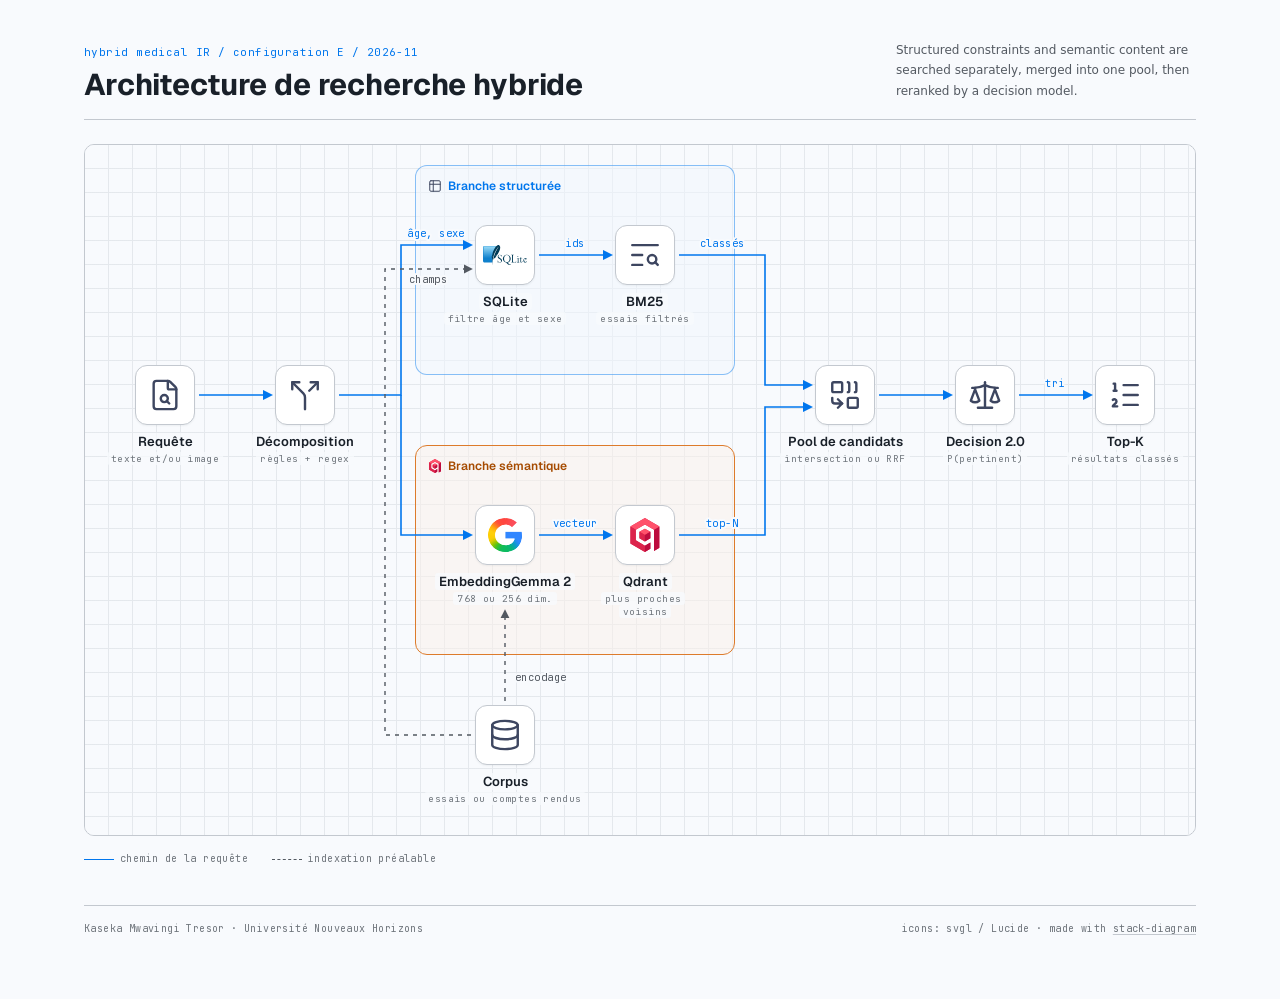
<file: paper/figures/architecture-fr.html>
<!DOCTYPE html>
<html lang="fr"><!-- set lang to the label language, e.g. "ja" for Japanese labels -->
<head>
<meta charset="UTF-8">
<meta name="viewport" content="width=device-width, initial-scale=1.0">
<title>Architecture de recherche hybride</title>
<style>
/* engineered-paper theme (cool near-white, one accent, mono labels)
 * All colors/fonts flow through the :root tokens — tweak tokens, not scattered values. */
:root {
  color-scheme: light;
  --color-paper:   oklch(98.5% 0.004 250);
  --color-paper-2: oklch(96.5% 0.005 252);
  --color-rule:    oklch(93% 0.007 255);    /* graph-paper grid */
  --color-rule-2:  oklch(83% 0.011 255);    /* hairline borders */
  --color-muted:   oklch(56% 0.013 255);
  --color-neutral: oklch(46% 0.015 255);    /* neutral edges */
  --color-ink-2:   oklch(34% 0.018 257);
  --color-ink:     oklch(24% 0.020 258);
  --color-accent:  oklch(58% 0.20 256);     /* primary-flow edges, one signal color */
  --color-graphite:oklch(24% 0.018 260);    /* dark tile for white/light logos */
  /* group palette A — warm vendor (e.g. Cloudflare/AWS orange). Retune hue per vendor. */
  --color-g1:      oklch(68% 0.15 55);
  --color-g1-soft: oklch(78% 0.12 55);
  --color-g1-ink:  oklch(52% 0.14 50);
  --color-g1-tint: oklch(96.5% 0.015 60 / .5);
  /* group palette B — accent-family (repo/tooling groups) */
  --color-accent-soft: oklch(58% 0.20 256 / .45);
  --color-accent-tint: oklch(97% 0.012 256 / .5);
  /* JP glyphs: name JP faces explicitly — bare sans-serif fallback on Linux picks Chinese-variant CJK */
  --font-display: "Geist", "Hiragino Sans", "Yu Gothic UI", "Noto Sans CJK JP", "Noto Sans JP", ui-sans-serif, system-ui, sans-serif;
  --font-body: "Hiragino Sans", "Yu Gothic UI", "Noto Sans CJK JP", "Noto Sans JP", ui-sans-serif, system-ui, sans-serif;
  --font-mono: "JetBrains Mono", ui-monospace, "SF Mono", Menlo, monospace;
  --space-xs: 4px; --space-sm: 8px; --space-md: 16px; --space-lg: 24px; --space-xl: 40px; --space-2xl: 64px;
  --radius-card: 10px; --radius-tile: 12px;
  /* translucent veil behind node label text: matches paper on plain canvas, blends into
     group tints instead of punching an off-color rectangle through them */
  --color-veil: oklch(98.5% 0.004 250 / .78);
}
/* Dark variant: set data-theme="dark" on <html>. Tiles stay white — brand logos are drawn
   for light grounds. Everything (arrowheads via context-stroke, legend via border-color)
   follows the tokens, so toggling the attribute is all it takes. */
[data-theme="dark"] {
  color-scheme: dark;
  --color-paper:   oklch(18% 0.012 255);
  --color-paper-2: oklch(22% 0.014 255);
  --color-rule:    oklch(24% 0.013 255);
  --color-rule-2:  oklch(38% 0.018 255);
  --color-muted:   oklch(65% 0.014 255);
  --color-neutral: oklch(72% 0.012 255);
  --color-ink-2:   oklch(85% 0.010 255);
  --color-ink:     oklch(94% 0.008 255);
  --color-accent:  oklch(70% 0.16 256);
  --color-graphite:oklch(31% 0.020 260);
  --color-g1:      oklch(70% 0.14 55);
  --color-g1-soft: oklch(58% 0.11 55);
  --color-g1-ink:  oklch(78% 0.12 55);
  --color-g1-tint: oklch(26% 0.030 60 / .40);
  --color-accent-soft: oklch(70% 0.16 256 / .5);
  --color-accent-tint: oklch(28% 0.045 256 / .35);
  --color-veil: oklch(18% 0.012 255 / .78);
}
@font-face { font-family:"Geist"; font-style:normal; font-weight:100 900; font-display:swap;
  src:url([data-uri]) format("woff2"); }
@font-face { font-family:"JetBrains Mono"; font-style:normal; font-weight:100 800; font-display:swap;
  src:url([data-uri]) format("woff2"); }
/* JetBrains Mono reads cramped at 9.5–11px; open every mono label slightly */
.kicker, .node .role, .el, .legend, .foot { letter-spacing: 0.04em; }
* { margin:0; padding:0; box-sizing:border-box; }
html, body { overflow-x: clip; }
body { background: var(--color-paper); color: var(--color-ink); font-family: var(--font-body); padding: var(--space-xl) var(--space-lg) var(--space-2xl); }
.page { width: fit-content; max-width: 100%; margin: 0 auto; }

.head { display:grid; grid-template-columns: 1fr auto; gap: var(--space-lg); align-items:end;
  padding-bottom: var(--space-md); border-bottom: 1px solid var(--color-rule-2); margin-bottom: var(--space-lg); }
.kicker { font-family: var(--font-mono); font-size: 11px;
  color: var(--color-accent); margin-bottom: var(--space-sm); }
h1 { font-family: var(--font-display); font-weight: 700; font-size: clamp(22px, 4vw, 30px);
  letter-spacing: -0.005em; line-height: 1.2; }
.lede { max-width: 300px; font-size: 12px; line-height: 1.7; color: var(--color-neutral); padding-bottom: 2px; }
@media (max-width: 680px) { .head { grid-template-columns: 1fr; align-items:start; } .lede { max-width:none; } }

.scroller { overflow-x: auto; border: 1px solid var(--color-rule-2); border-radius: var(--radius-card); }
/* CANVAS SIZE: set width/height here AND on svg.edges AND its viewBox — keep the three in sync */
.canvas { position: relative; width: 1110px; height: 690px; background: var(--color-paper);
  background-image:
    linear-gradient(var(--color-rule) 1px, transparent 1px),
    linear-gradient(90deg, var(--color-rule) 1px, transparent 1px);
  background-size: 24px 24px; background-position: -1px -1px; }

.group { position:absolute; border-radius: var(--radius-tile); }
/* group labels are names like node names (display font), written in the brand's own case.
   They sit inside the top-left corner, so the border stays unbroken and needs no mask */
.g-label { position:absolute; top:12px; left:12px; display:flex; align-items:center; gap:6px;
  font-family: var(--font-display); font-size: 12px; font-weight: 600;
  color: var(--color-neutral); white-space: nowrap; }
.g-label img { width: 14px; height: 14px; }
/* group labels sit on the group's tint, not on a white tile: in the dark theme swap in the brand's own
   dark-theme logo (lt/dk pair), or give a mark with black parts a white plate */
.g-label img.dk, .tile img.dk { display:none; }
[data-theme="dark"] .g-label img.lt, [data-theme="dark"] .tile img.lt { display:none; }
[data-theme="dark"] .g-label img.dk, [data-theme="dark"] .tile img.dk { display:block; }
[data-theme="dark"] .g-label img.plate { background:#fff; border-radius:3px; padding:2px; width:18px; height:18px; }
.group.ga { border:1.5px solid var(--color-g1); background: var(--color-g1-tint); }
.group.ga-nested { border:1.5px dashed var(--color-g1-soft); }
.group.gb { border:1.5px solid var(--color-accent-soft); background: var(--color-accent-tint); }
.group.ga > .g-label, .group.ga-nested > .g-label { color: var(--color-g1-ink); }
.group.gb > .g-label { color: var(--color-accent); }
.group.aws { border:1.5px solid var(--color-ink); border-radius:0; }
.group.aws > .g-label { top:-1.5px; left:-1.5px; gap:8px; color: var(--color-ink); }
.group.aws > .g-label img { width:30px; height:30px; }
.group.aws.az > .g-label { top:8px; left:12px; }
.group.aws.region, .group.aws.az { border-color:#00A4A6; border-style:dashed; }
.group.aws.vpc { border-color:#8C4FFF; }
.group.aws.private { border-color:#00A4A6; }
.group.aws.public { border-color:#7AA116; }
.group.gcp { border:1.5px solid #4285F4; border-radius:6px; }
.group.azure { border:1.5px solid #0078D4; border-radius:6px; }
.group.gcp > .g-label, .group.azure > .g-label { gap:8px; color: var(--color-ink); }
.group.gcp > .g-label img, .group.azure > .g-label img { width:20px; height:20px; }
.group.gcp.region, .group.azure.region { border-color: var(--color-rule-2); background: var(--color-paper-2); }
.group.gcp.vpc { border:1.5px dashed var(--color-ink-2); }
.group.gcp.subnet { border:1px dashed var(--color-neutral); }
.group.gcp.zone { border-color:#34A853; }
.group.azure.rg { border:1.5px dashed #0096D7; }
.group.azure.vnet { border:1.5px solid #A4CBFB; }
.group.azure.subnet { border:1px solid #A4CBFB; }
.group.azure.zone { border-color:#FFD965; }

.node { position:absolute; width:132px; text-align:center; }
.tile { width:60px; height:60px; margin:0 auto; border-radius: var(--radius-tile);
  background:#fff; border:1px solid var(--color-rule-2); display:grid; place-items:center;
  box-shadow: 0 1px 2px oklch(24% 0.02 258 / 0.05); transition: border-color .15s cubic-bezier(0.16,1,0.3,1); }
.node:hover .tile { border-color: var(--color-accent); }
.tile img { width:34px; height:34px; object-fit:contain; }
.tile.wide img { width:44px; }                       /* wide-aspect logos */
.tile.dark { background: var(--color-graphite); border-color: var(--color-graphite); }  /* white/light logos */
.tile.bare { background:none; border:none; box-shadow:none; }
.tile.bare img { width:60px; height:60px; }
.tile.bare.res img { width:44px; height:44px; }
.node .name { font-family: var(--font-display); font-weight:600; font-size:13px; margin-top: var(--space-sm); letter-spacing:0; }
.node .role { font-family: var(--font-mono); font-size:9.5px; color: var(--color-muted); margin-top:2px; }
/* veil behind label spans: crossing edges/grid fade behind text; translucent so it
   blends into group tints (a solid paper rectangle looks pasted-on inside tinted groups) */
.node .name span, .node .role span { background: var(--color-veil); backdrop-filter: blur(1.5px);
  padding: 0 var(--space-xs); border-radius: 3px; -webkit-box-decoration-break: clone; box-decoration-break: clone; }

svg.edges { position:absolute; inset:0; width:1110px; height:690px; pointer-events:none; }
.e  { stroke: var(--color-accent); stroke-width:1.6; fill:none; }   /* primary flow */
.n  { stroke: var(--color-neutral); stroke-width:1.4; fill:none; }  /* internal */
path.aws { stroke: var(--color-ink); stroke-width:1.6; fill:none; }
.dash { stroke-dasharray:4 5; }                                     /* dev / deploy */
.el { font-family: var(--font-mono); font-size:10.5px; fill: var(--color-neutral);
  paint-order: stroke; stroke: var(--color-paper); stroke-width:4px; stroke-linejoin:round; }  /* halo */
.el.a { fill: var(--color-accent); }

.legend { display:flex; gap: var(--space-lg); align-items:center; margin-top: var(--space-md);
  font-family: var(--font-mono); font-size:10px; color: var(--color-muted); flex-wrap:wrap; }
.legend .sw { display:inline-block; width:30px; vertical-align:middle; margin-right:6px;
  border-top:1.6px solid var(--color-accent); }
.legend .sw.n { border-color: var(--color-neutral); border-top-width:1.4px; }
.legend .sw.dash { border-top-style: dashed; }

.foot { margin-top: var(--space-xl); padding-top: var(--space-md); border-top: 1px solid var(--color-rule-2);
  display:flex; justify-content:space-between; gap: var(--space-md); flex-wrap:wrap;
  font-family: var(--font-mono); font-size:10px; color: var(--color-muted); }
.foot a { color: inherit; text-decoration-color: var(--color-rule-2); text-underline-offset: 2px; }
.foot a:hover { color: var(--color-accent); }
</style>
</head>
<body>
<div class="page">

  <header class="head">
    <div>
      <div class="kicker">hybrid medical IR / configuration E / 2026-11</div>
      <h1>Architecture de recherche hybride</h1>
    </div>
    <p class="lede">Structured constraints and semantic content are searched separately, merged into one pool, then reranked by a decision model.</p>
  </header>

  <div class="scroller">
  <div class="canvas">

    <!-- GROUPS ============================================================ -->
    <div class="group gb" style="left:330px; top:20px; width:320px; height:210px;">
      <div class="g-label"><img src="[data-uri]" alt="">Branche structurée</div>
    </div>
    <div class="group ga" style="left:330px; top:300px; width:320px; height:210px;">
      <div class="g-label"><img class="lt" src="[data-uri]" alt=""><img class="dk" src="[data-uri]" alt="">Branche sémantique</div>
    </div>

    <!-- EDGES ============================================================= -->
    <svg class="edges" viewBox="0 0 1110 690" aria-hidden="true">
      <defs>
        <!-- context-stroke inherits the line's color, so theme switches (incl. dark)
             recolor arrowheads automatically. #open is for AWS diagrams -->
        <marker id="ar" viewBox="0 0 10 10" refX="8" refY="5" markerWidth="6.5" markerHeight="6.5" orient="auto-start-reverse">
          <path d="M0 0 L10 5 L0 10 z" fill="context-stroke"/>
        </marker>
        <marker id="open" viewBox="0 0 10 10" refX="9" refY="5" markerWidth="6.5" markerHeight="6.5" orient="auto-start-reverse">
          <path d="M1 1 L9 5 L1 9" fill="none" stroke="context-stroke" stroke-width="1.5"/>
        </marker>
      </defs>
      <path class="e" d="M114 250 H186" marker-end="url(#ar)"/>
      <path class="e" d="M254 250 H316 V100 H386" marker-end="url(#ar)"/>
      <path class="e" d="M316 250 V390 H386" marker-end="url(#ar)"/>
      <text class="el a" x="351" y="92" text-anchor="middle">âge, sexe</text>
      <path class="e" d="M454 390 H526" marker-end="url(#ar)"/>
      <text class="el a" x="490" y="382" text-anchor="middle">vecteur</text>
      <path class="e" d="M454 110 H526" marker-end="url(#ar)"/>
      <text class="el a" x="490" y="102" text-anchor="middle">ids</text>
      <path class="e" d="M594 110 H680 V240 H726" marker-end="url(#ar)"/>
      <path class="e" d="M594 390 H680 V262 H726" marker-end="url(#ar)"/>
      <text class="el a" x="637" y="102" text-anchor="middle">classés</text>
      <text class="el a" x="637" y="382" text-anchor="middle">top-N</text>
      <path class="e" d="M794 250 H866" marker-end="url(#ar)"/>
      <path class="e" d="M934 250 H1006" marker-end="url(#ar)"/>
      <text class="el a" x="970" y="242" text-anchor="middle">tri</text>
      <path class="n dash" d="M420 556 V466" marker-end="url(#ar)"/>
      <text class="el" x="430" y="536">encodage</text>
      <path class="n dash" d="M386 590 H300 V124 H386" marker-end="url(#ar)"/>
      <text class="el" x="343" y="138" text-anchor="middle">champs</text>
    </svg>

    <!-- NODES ============================================================= -->
    <div class="node" style="left:14px;top:220px">
      <div class="tile"><img src="[data-uri]" alt=""></div>
      <div class="name"><span>Requête</span></div><div class="role"><span>texte et/ou image</span></div>
    </div>
    <div class="node" style="left:154px;top:220px">
      <div class="tile"><img src="[data-uri]" alt=""></div>
      <div class="name"><span>Décomposition</span></div><div class="role"><span>règles + regex</span></div>
    </div>
    <div class="node" style="left:354px;top:80px">
      <div class="tile wide"><img src="[data-uri]" alt=""></div>
      <div class="name"><span>SQLite</span></div><div class="role"><span>filtre âge et sexe</span></div>
    </div>
    <div class="node" style="left:494px;top:80px">
      <div class="tile"><img src="[data-uri]" alt=""></div>
      <div class="name"><span>BM25</span></div><div class="role"><span>essais filtrés</span></div>
    </div>
    <div class="node" style="left:344px;top:360px;width:152px">
      <div class="tile"><img src="[data-uri]" alt=""></div>
      <div class="name"><span>EmbeddingGemma 2</span></div><div class="role"><span>768 ou 256 dim.</span></div>
    </div>
    <div class="node" style="left:494px;top:360px">
      <div class="tile"><img src="[data-uri]" alt=""></div>
      <div class="name"><span>Qdrant</span></div><div class="role"><span>plus proches voisins</span></div>
    </div>
    <div class="node" style="left:694px;top:220px">
      <div class="tile"><img src="[data-uri]" alt=""></div>
      <div class="name"><span>Pool de candidats</span></div><div class="role"><span>intersection ou RRF</span></div>
    </div>
    <div class="node" style="left:834px;top:220px">
      <div class="tile"><img src="[data-uri]" alt=""></div>
      <div class="name"><span>Decision 2.0</span></div><div class="role"><span>P(pertinent)</span></div>
    </div>
    <div class="node" style="left:974px;top:220px">
      <div class="tile"><img src="[data-uri]" alt=""></div>
      <div class="name"><span>Top-K</span></div><div class="role"><span>résultats classés</span></div>
    </div>
    <div class="node" style="left:334px;top:560px;width:172px">
      <div class="tile"><img src="[data-uri]" alt=""></div>
      <div class="name"><span>Corpus</span></div><div class="role"><span>essais ou comptes rendus</span></div>
    </div>

  </div>
  </div>

  <div class="legend">
    <span><span class="sw"></span>chemin de la requête</span>
        <span><span class="sw n dash"></span>indexation préalable</span>
  </div>

  <div class="foot">
    <span>Kaseka Mwavingi Tresor · Université Nouveaux Horizons</span>
    <span>icons: svgl / Lucide · made with <a href="https://github.com/caru-ini/stack-diagram" target="_blank" rel="noopener">stack-diagram</a></span>
  </div>

</div>
</body>
</html>
</file>
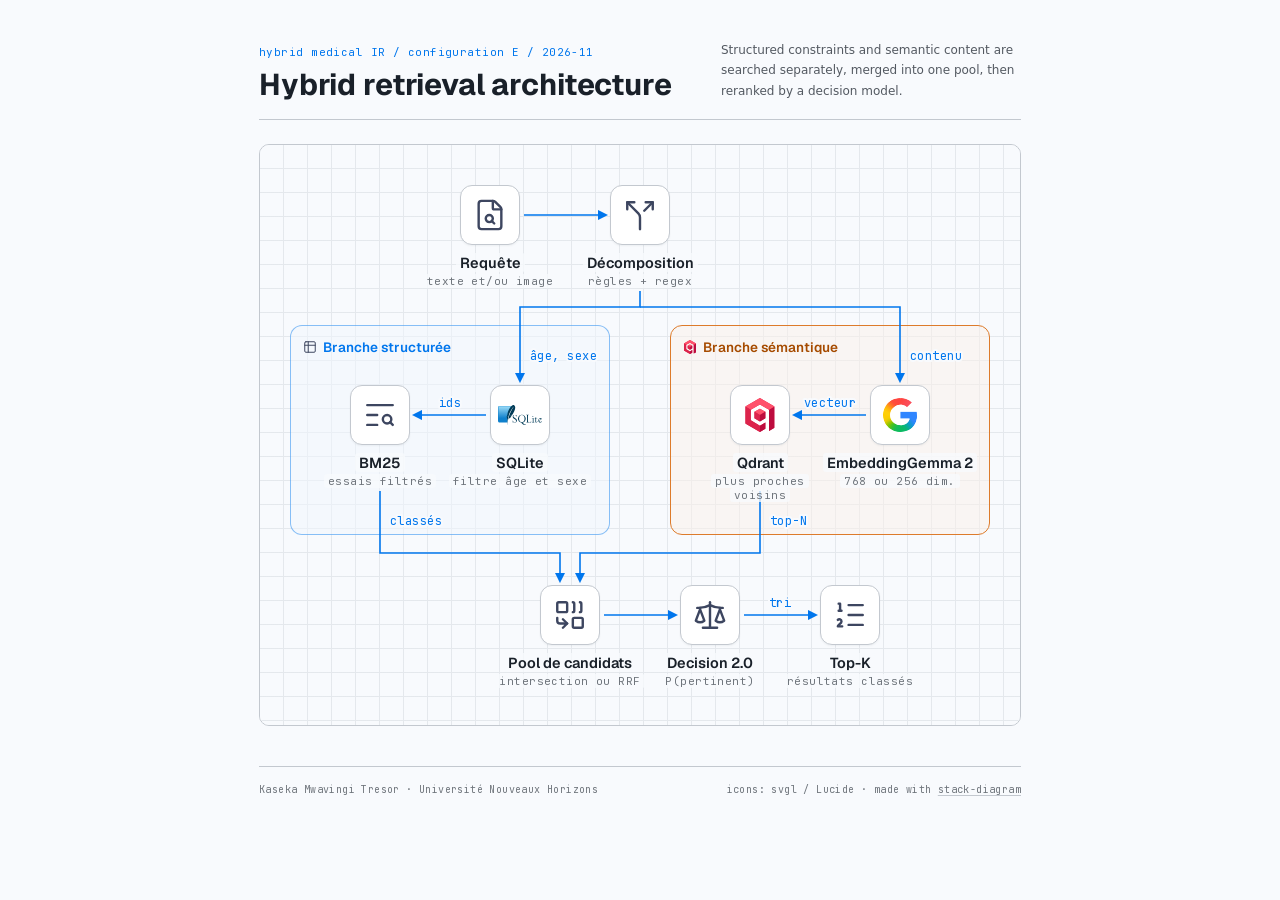
<file: paper/figures/architecture-paper-fr.html>
<!DOCTYPE html>
<html lang="fr"><!-- set lang to the label language, e.g. "ja" for Japanese labels -->
<head>
<meta charset="UTF-8">
<meta name="viewport" content="width=device-width, initial-scale=1.0">
<title>Hybrid retrieval architecture</title>
<style>
/* engineered-paper theme (cool near-white, one accent, mono labels)
 * All colors/fonts flow through the :root tokens — tweak tokens, not scattered values. */
:root {
  color-scheme: light;
  --color-paper:   oklch(98.5% 0.004 250);
  --color-paper-2: oklch(96.5% 0.005 252);
  --color-rule:    oklch(93% 0.007 255);    /* graph-paper grid */
  --color-rule-2:  oklch(83% 0.011 255);    /* hairline borders */
  --color-muted:   oklch(56% 0.013 255);
  --color-neutral: oklch(46% 0.015 255);    /* neutral edges */
  --color-ink-2:   oklch(34% 0.018 257);
  --color-ink:     oklch(24% 0.020 258);
  --color-accent:  oklch(58% 0.20 256);     /* primary-flow edges, one signal color */
  --color-graphite:oklch(24% 0.018 260);    /* dark tile for white/light logos */
  /* group palette A — warm vendor (e.g. Cloudflare/AWS orange). Retune hue per vendor. */
  --color-g1:      oklch(68% 0.15 55);
  --color-g1-soft: oklch(78% 0.12 55);
  --color-g1-ink:  oklch(52% 0.14 50);
  --color-g1-tint: oklch(96.5% 0.015 60 / .5);
  /* group palette B — accent-family (repo/tooling groups) */
  --color-accent-soft: oklch(58% 0.20 256 / .45);
  --color-accent-tint: oklch(97% 0.012 256 / .5);
  /* JP glyphs: name JP faces explicitly — bare sans-serif fallback on Linux picks Chinese-variant CJK */
  --font-display: "Geist", "Hiragino Sans", "Yu Gothic UI", "Noto Sans CJK JP", "Noto Sans JP", ui-sans-serif, system-ui, sans-serif;
  --font-body: "Hiragino Sans", "Yu Gothic UI", "Noto Sans CJK JP", "Noto Sans JP", ui-sans-serif, system-ui, sans-serif;
  --font-mono: "JetBrains Mono", ui-monospace, "SF Mono", Menlo, monospace;
  --space-xs: 4px; --space-sm: 8px; --space-md: 16px; --space-lg: 24px; --space-xl: 40px; --space-2xl: 64px;
  --radius-card: 10px; --radius-tile: 12px;
  /* translucent veil behind node label text: matches paper on plain canvas, blends into
     group tints instead of punching an off-color rectangle through them */
  --color-veil: oklch(98.5% 0.004 250 / .78);
}
/* Dark variant: set data-theme="dark" on <html>. Tiles stay white — brand logos are drawn
   for light grounds. Everything (arrowheads via context-stroke, legend via border-color)
   follows the tokens, so toggling the attribute is all it takes. */
[data-theme="dark"] {
  color-scheme: dark;
  --color-paper:   oklch(18% 0.012 255);
  --color-paper-2: oklch(22% 0.014 255);
  --color-rule:    oklch(24% 0.013 255);
  --color-rule-2:  oklch(38% 0.018 255);
  --color-muted:   oklch(65% 0.014 255);
  --color-neutral: oklch(72% 0.012 255);
  --color-ink-2:   oklch(85% 0.010 255);
  --color-ink:     oklch(94% 0.008 255);
  --color-accent:  oklch(70% 0.16 256);
  --color-graphite:oklch(31% 0.020 260);
  --color-g1:      oklch(70% 0.14 55);
  --color-g1-soft: oklch(58% 0.11 55);
  --color-g1-ink:  oklch(78% 0.12 55);
  --color-g1-tint: oklch(26% 0.030 60 / .40);
  --color-accent-soft: oklch(70% 0.16 256 / .5);
  --color-accent-tint: oklch(28% 0.045 256 / .35);
  --color-veil: oklch(18% 0.012 255 / .78);
}
@font-face { font-family:"Geist"; font-style:normal; font-weight:100 900; font-display:swap;
  src:url([data-uri]) format("woff2"); }
@font-face { font-family:"JetBrains Mono"; font-style:normal; font-weight:100 800; font-display:swap;
  src:url([data-uri]) format("woff2"); }
/* JetBrains Mono reads cramped at 9.5–11px; open every mono label slightly */
.kicker, .node .role, .el, .legend, .foot { letter-spacing: 0.04em; }
* { margin:0; padding:0; box-sizing:border-box; }
html, body { overflow-x: clip; }
body { background: var(--color-paper); color: var(--color-ink); font-family: var(--font-body); padding: var(--space-xl) var(--space-lg) var(--space-2xl); }
.page { width: fit-content; max-width: 100%; margin: 0 auto; }

.head { display:grid; grid-template-columns: 1fr auto; gap: var(--space-lg); align-items:end;
  padding-bottom: var(--space-md); border-bottom: 1px solid var(--color-rule-2); margin-bottom: var(--space-lg); }
.kicker { font-family: var(--font-mono); font-size: 11px;
  color: var(--color-accent); margin-bottom: var(--space-sm); }
h1 { font-family: var(--font-display); font-weight: 700; font-size: clamp(22px, 4vw, 30px);
  letter-spacing: -0.005em; line-height: 1.2; }
.lede { max-width: 300px; font-size: 12px; line-height: 1.7; color: var(--color-neutral); padding-bottom: 2px; }
@media (max-width: 680px) { .head { grid-template-columns: 1fr; align-items:start; } .lede { max-width:none; } }

.scroller { overflow-x: auto; border: 1px solid var(--color-rule-2); border-radius: var(--radius-card); }
/* CANVAS SIZE: set width/height here AND on svg.edges AND its viewBox — keep the three in sync */
.canvas { position: relative; width: 760px; height: 580px; background: var(--color-paper);
  background-image:
    linear-gradient(var(--color-rule) 1px, transparent 1px),
    linear-gradient(90deg, var(--color-rule) 1px, transparent 1px);
  background-size: 24px 24px; background-position: -1px -1px; }

.group { position:absolute; border-radius: var(--radius-tile); }
/* group labels are names like node names (display font), written in the brand's own case.
   They sit inside the top-left corner, so the border stays unbroken and needs no mask */
.g-label { position:absolute; top:12px; left:12px; display:flex; align-items:center; gap:6px;
  font-family: var(--font-display); font-size: 13.5px; font-weight: 600;
  color: var(--color-neutral); white-space: nowrap; }
.g-label img { width: 14px; height: 14px; }
/* group labels sit on the group's tint, not on a white tile: in the dark theme swap in the brand's own
   dark-theme logo (lt/dk pair), or give a mark with black parts a white plate */
.g-label img.dk, .tile img.dk { display:none; }
[data-theme="dark"] .g-label img.lt, [data-theme="dark"] .tile img.lt { display:none; }
[data-theme="dark"] .g-label img.dk, [data-theme="dark"] .tile img.dk { display:block; }
[data-theme="dark"] .g-label img.plate { background:#fff; border-radius:3px; padding:2px; width:18px; height:18px; }
.group.ga { border:1.5px solid var(--color-g1); background: var(--color-g1-tint); }
.group.ga-nested { border:1.5px dashed var(--color-g1-soft); }
.group.gb { border:1.5px solid var(--color-accent-soft); background: var(--color-accent-tint); }
.group.ga > .g-label, .group.ga-nested > .g-label { color: var(--color-g1-ink); }
.group.gb > .g-label { color: var(--color-accent); }
.group.aws { border:1.5px solid var(--color-ink); border-radius:0; }
.group.aws > .g-label { top:-1.5px; left:-1.5px; gap:8px; color: var(--color-ink); }
.group.aws > .g-label img { width:30px; height:30px; }
.group.aws.az > .g-label { top:8px; left:12px; }
.group.aws.region, .group.aws.az { border-color:#00A4A6; border-style:dashed; }
.group.aws.vpc { border-color:#8C4FFF; }
.group.aws.private { border-color:#00A4A6; }
.group.aws.public { border-color:#7AA116; }
.group.gcp { border:1.5px solid #4285F4; border-radius:6px; }
.group.azure { border:1.5px solid #0078D4; border-radius:6px; }
.group.gcp > .g-label, .group.azure > .g-label { gap:8px; color: var(--color-ink); }
.group.gcp > .g-label img, .group.azure > .g-label img { width:20px; height:20px; }
.group.gcp.region, .group.azure.region { border-color: var(--color-rule-2); background: var(--color-paper-2); }
.group.gcp.vpc { border:1.5px dashed var(--color-ink-2); }
.group.gcp.subnet { border:1px dashed var(--color-neutral); }
.group.gcp.zone { border-color:#34A853; }
.group.azure.rg { border:1.5px dashed #0096D7; }
.group.azure.vnet { border:1.5px solid #A4CBFB; }
.group.azure.subnet { border:1px solid #A4CBFB; }
.group.azure.zone { border-color:#FFD965; }

.node { position:absolute; width:132px; text-align:center; }
.tile { width:60px; height:60px; margin:0 auto; border-radius: var(--radius-tile);
  background:#fff; border:1px solid var(--color-rule-2); display:grid; place-items:center;
  box-shadow: 0 1px 2px oklch(24% 0.02 258 / 0.05); transition: border-color .15s cubic-bezier(0.16,1,0.3,1); }
.node:hover .tile { border-color: var(--color-accent); }
.tile img { width:34px; height:34px; object-fit:contain; }
.tile.wide img { width:44px; }                       /* wide-aspect logos */
.tile.dark { background: var(--color-graphite); border-color: var(--color-graphite); }  /* white/light logos */
.tile.bare { background:none; border:none; box-shadow:none; }
.tile.bare img { width:60px; height:60px; }
.tile.bare.res img { width:44px; height:44px; }
.node .name { font-family: var(--font-display); font-weight:600; font-size:14.5px; margin-top: var(--space-sm); letter-spacing:0; }
.node .role { font-family: var(--font-mono); font-size:11px; color: var(--color-muted); margin-top:2px; }
/* veil behind label spans: crossing edges/grid fade behind text; translucent so it
   blends into group tints (a solid paper rectangle looks pasted-on inside tinted groups) */
.node .name span, .node .role span { background: var(--color-veil); backdrop-filter: blur(1.5px);
  padding: 0 var(--space-xs); border-radius: 3px; -webkit-box-decoration-break: clone; box-decoration-break: clone; }

svg.edges { position:absolute; inset:0; width:760px; height:580px; pointer-events:none; }
.e  { stroke: var(--color-accent); stroke-width:1.6; fill:none; }   /* primary flow */
.n  { stroke: var(--color-neutral); stroke-width:1.4; fill:none; }  /* internal */
path.aws { stroke: var(--color-ink); stroke-width:1.6; fill:none; }
.dash { stroke-dasharray:4 5; }                                     /* dev / deploy */
.el { font-family: var(--font-mono); font-size:12px; fill: var(--color-neutral);
  paint-order: stroke; stroke: var(--color-paper); stroke-width:4px; stroke-linejoin:round; }  /* halo */
.el.a { fill: var(--color-accent); }

.legend { display:flex; gap: var(--space-lg); align-items:center; margin-top: var(--space-md);
  font-family: var(--font-mono); font-size:10px; color: var(--color-muted); flex-wrap:wrap; }
.legend .sw { display:inline-block; width:30px; vertical-align:middle; margin-right:6px;
  border-top:1.6px solid var(--color-accent); }
.legend .sw.n { border-color: var(--color-neutral); border-top-width:1.4px; }
.legend .sw.dash { border-top-style: dashed; }

.foot { margin-top: var(--space-xl); padding-top: var(--space-md); border-top: 1px solid var(--color-rule-2);
  display:flex; justify-content:space-between; gap: var(--space-md); flex-wrap:wrap;
  font-family: var(--font-mono); font-size:10px; color: var(--color-muted); }
.foot a { color: inherit; text-decoration-color: var(--color-rule-2); text-underline-offset: 2px; }
.foot a:hover { color: var(--color-accent); }
</style>
</head>
<body>
<div class="page">

  <header class="head">
    <div>
      <div class="kicker">hybrid medical IR / configuration E / 2026-11</div>
      <h1>Hybrid retrieval architecture</h1>
    </div>
    <p class="lede">Structured constraints and semantic content are searched separately, merged into one pool, then reranked by a decision model.</p>
  </header>

  <div class="scroller">
  <div class="canvas">

    <!-- GROUPS ============================================================ -->
    <div class="group gb" style="left:30px; top:180px; width:320px; height:210px;">
      <div class="g-label"><img src="[data-uri]" alt="">Branche structurée</div>
    </div>
    <div class="group ga" style="left:410px; top:180px; width:320px; height:210px;">
      <div class="g-label"><img class="lt" src="[data-uri]" alt=""><img class="dk" src="[data-uri]" alt="">Branche sémantique</div>
    </div>

    <!-- EDGES ============================================================= -->
    <svg class="edges" viewBox="0 0 760 580" aria-hidden="true">
      <defs>
        <!-- context-stroke inherits the line's color, so theme switches (incl. dark)
             recolor arrowheads automatically. #open is for AWS diagrams -->
        <marker id="ar" viewBox="0 0 10 10" refX="8" refY="5" markerWidth="6.5" markerHeight="6.5" orient="auto-start-reverse">
          <path d="M0 0 L10 5 L0 10 z" fill="context-stroke"/>
        </marker>
        <marker id="open" viewBox="0 0 10 10" refX="9" refY="5" markerWidth="6.5" markerHeight="6.5" orient="auto-start-reverse">
          <path d="M1 1 L9 5 L1 9" fill="none" stroke="context-stroke" stroke-width="1.5"/>
        </marker>
      </defs>
      <path class="e" d="M264 70 H346" marker-end="url(#ar)"/>
      <path class="e" d="M380 146 V162 H260 V236" marker-end="url(#ar)"/>
      <path class="e" d="M380 162 H640 V236" marker-end="url(#ar)"/>
      <text class="el a" x="270" y="215">âge, sexe</text>
      <text class="el a" x="650" y="215">contenu</text>
      <path class="e" d="M226 270 H154" marker-end="url(#ar)"/>
      <text class="el a" x="190" y="262" text-anchor="middle">ids</text>
      <path class="e" d="M606 270 H534" marker-end="url(#ar)"/>
      <text class="el a" x="570" y="262" text-anchor="middle">vecteur</text>
      <path class="e" d="M120 346 V408 H300 V436" marker-end="url(#ar)"/>
      <text class="el a" x="130" y="380">classés</text>
      <path class="e" d="M500 346 V408 H320 V436" marker-end="url(#ar)"/>
      <text class="el a" x="510" y="380">top-N</text>
      <path class="e" d="M344 470 H416" marker-end="url(#ar)"/>
      <path class="e" d="M484 470 H556" marker-end="url(#ar)"/>
      <text class="el a" x="520" y="462" text-anchor="middle">tri</text>
    </svg>

    <!-- NODES ============================================================= -->
    <div class="node" style="left:155px;top:40px;width:150px">
      <div class="tile"><img src="[data-uri]" alt=""></div>
      <div class="name"><span>Requête</span></div><div class="role"><span>texte et/ou image</span></div>
    </div>
    <div class="node" style="left:314px;top:40px;width:132px">
      <div class="tile"><img src="[data-uri]" alt=""></div>
      <div class="name"><span>Décomposition</span></div><div class="role"><span>règles + regex</span></div>
    </div>
    <div class="node" style="left:185px;top:240px;width:150px">
      <div class="tile wide"><img src="[data-uri]" alt=""></div>
      <div class="name"><span>SQLite</span></div><div class="role"><span>filtre âge et sexe</span></div>
    </div>
    <div class="node" style="left:54px;top:240px;width:132px">
      <div class="tile"><img src="[data-uri]" alt=""></div>
      <div class="name"><span>BM25</span></div><div class="role"><span>essais filtrés</span></div>
    </div>
    <div class="node" style="left:560px;top:240px;width:160px">
      <div class="tile"><img src="[data-uri]" alt=""></div>
      <div class="name"><span>EmbeddingGemma 2</span></div><div class="role"><span>768 ou 256 dim.</span></div>
    </div>
    <div class="node" style="left:425px;top:240px;width:150px">
      <div class="tile"><img src="[data-uri]" alt=""></div>
      <div class="name"><span>Qdrant</span></div><div class="role"><span>plus proches voisins</span></div>
    </div>
    <div class="node" style="left:235px;top:440px;width:150px">
      <div class="tile"><img src="[data-uri]" alt=""></div>
      <div class="name"><span>Pool de candidats</span></div><div class="role"><span>intersection ou RRF</span></div>
    </div>
    <div class="node" style="left:384px;top:440px;width:132px">
      <div class="tile"><img src="[data-uri]" alt=""></div>
      <div class="name"><span>Decision 2.0</span></div><div class="role"><span>P(pertinent)</span></div>
    </div>
    <div class="node" style="left:520px;top:440px;width:140px">
      <div class="tile"><img src="[data-uri]" alt=""></div>
      <div class="name"><span>Top-K</span></div><div class="role"><span>résultats classés</span></div>
    </div>

  </div>
  </div>


  <div class="foot">
    <span>Kaseka Mwavingi Tresor · Université Nouveaux Horizons</span>
    <span>icons: svgl / Lucide · made with <a href="https://github.com/caru-ini/stack-diagram" target="_blank" rel="noopener">stack-diagram</a></span>
  </div>

</div>
</body>
</html>
</file>
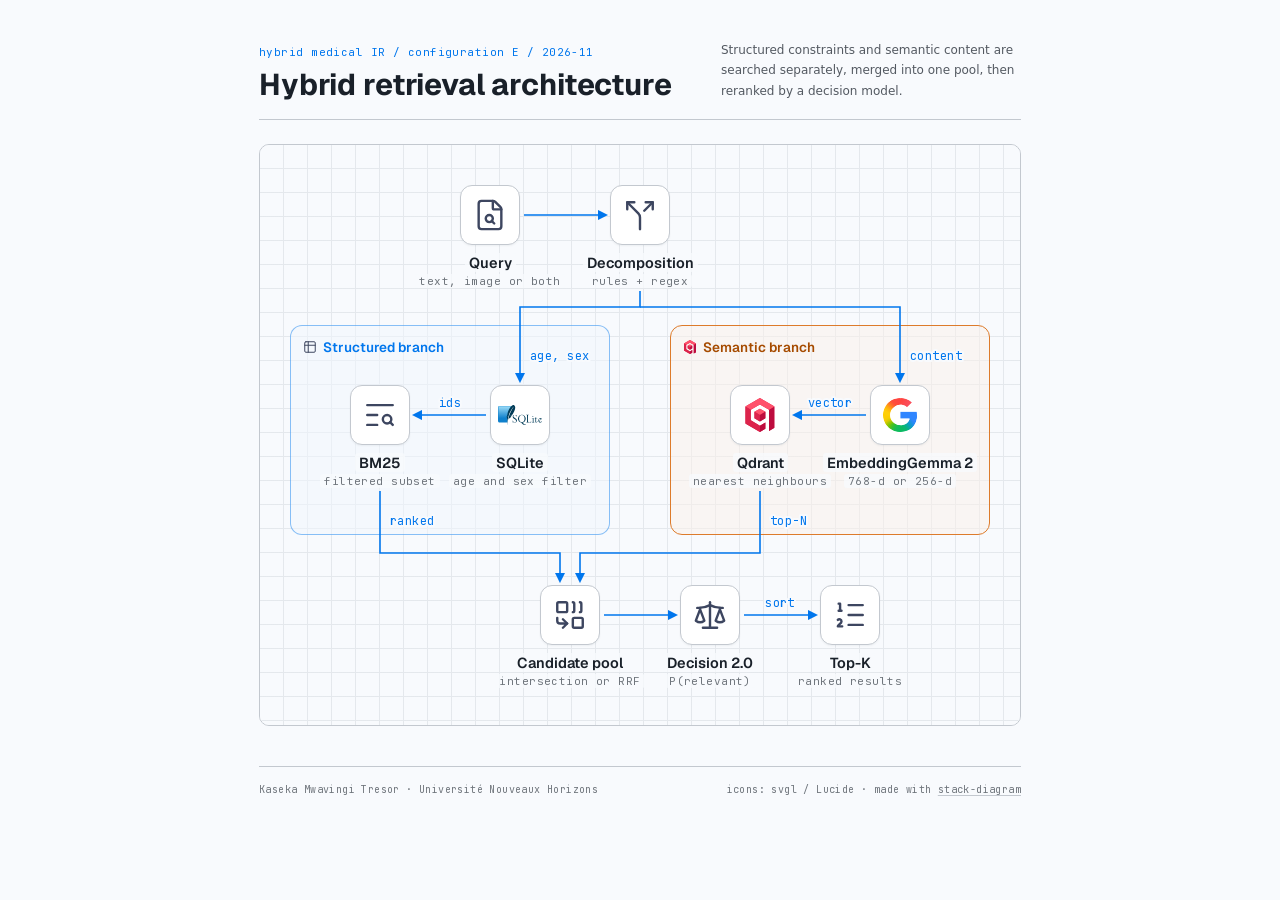
<file: paper/figures/architecture-paper.html>
<!DOCTYPE html>
<html lang="en"><!-- set lang to the label language, e.g. "ja" for Japanese labels -->
<head>
<meta charset="UTF-8">
<meta name="viewport" content="width=device-width, initial-scale=1.0">
<title>Hybrid retrieval architecture</title>
<style>
/* engineered-paper theme (cool near-white, one accent, mono labels)
 * All colors/fonts flow through the :root tokens — tweak tokens, not scattered values. */
:root {
  color-scheme: light;
  --color-paper:   oklch(98.5% 0.004 250);
  --color-paper-2: oklch(96.5% 0.005 252);
  --color-rule:    oklch(93% 0.007 255);    /* graph-paper grid */
  --color-rule-2:  oklch(83% 0.011 255);    /* hairline borders */
  --color-muted:   oklch(56% 0.013 255);
  --color-neutral: oklch(46% 0.015 255);    /* neutral edges */
  --color-ink-2:   oklch(34% 0.018 257);
  --color-ink:     oklch(24% 0.020 258);
  --color-accent:  oklch(58% 0.20 256);     /* primary-flow edges, one signal color */
  --color-graphite:oklch(24% 0.018 260);    /* dark tile for white/light logos */
  /* group palette A — warm vendor (e.g. Cloudflare/AWS orange). Retune hue per vendor. */
  --color-g1:      oklch(68% 0.15 55);
  --color-g1-soft: oklch(78% 0.12 55);
  --color-g1-ink:  oklch(52% 0.14 50);
  --color-g1-tint: oklch(96.5% 0.015 60 / .5);
  /* group palette B — accent-family (repo/tooling groups) */
  --color-accent-soft: oklch(58% 0.20 256 / .45);
  --color-accent-tint: oklch(97% 0.012 256 / .5);
  /* JP glyphs: name JP faces explicitly — bare sans-serif fallback on Linux picks Chinese-variant CJK */
  --font-display: "Geist", "Hiragino Sans", "Yu Gothic UI", "Noto Sans CJK JP", "Noto Sans JP", ui-sans-serif, system-ui, sans-serif;
  --font-body: "Hiragino Sans", "Yu Gothic UI", "Noto Sans CJK JP", "Noto Sans JP", ui-sans-serif, system-ui, sans-serif;
  --font-mono: "JetBrains Mono", ui-monospace, "SF Mono", Menlo, monospace;
  --space-xs: 4px; --space-sm: 8px; --space-md: 16px; --space-lg: 24px; --space-xl: 40px; --space-2xl: 64px;
  --radius-card: 10px; --radius-tile: 12px;
  /* translucent veil behind node label text: matches paper on plain canvas, blends into
     group tints instead of punching an off-color rectangle through them */
  --color-veil: oklch(98.5% 0.004 250 / .78);
}
/* Dark variant: set data-theme="dark" on <html>. Tiles stay white — brand logos are drawn
   for light grounds. Everything (arrowheads via context-stroke, legend via border-color)
   follows the tokens, so toggling the attribute is all it takes. */
[data-theme="dark"] {
  color-scheme: dark;
  --color-paper:   oklch(18% 0.012 255);
  --color-paper-2: oklch(22% 0.014 255);
  --color-rule:    oklch(24% 0.013 255);
  --color-rule-2:  oklch(38% 0.018 255);
  --color-muted:   oklch(65% 0.014 255);
  --color-neutral: oklch(72% 0.012 255);
  --color-ink-2:   oklch(85% 0.010 255);
  --color-ink:     oklch(94% 0.008 255);
  --color-accent:  oklch(70% 0.16 256);
  --color-graphite:oklch(31% 0.020 260);
  --color-g1:      oklch(70% 0.14 55);
  --color-g1-soft: oklch(58% 0.11 55);
  --color-g1-ink:  oklch(78% 0.12 55);
  --color-g1-tint: oklch(26% 0.030 60 / .40);
  --color-accent-soft: oklch(70% 0.16 256 / .5);
  --color-accent-tint: oklch(28% 0.045 256 / .35);
  --color-veil: oklch(18% 0.012 255 / .78);
}
@font-face { font-family:"Geist"; font-style:normal; font-weight:100 900; font-display:swap;
  src:url([data-uri]) format("woff2"); }
@font-face { font-family:"JetBrains Mono"; font-style:normal; font-weight:100 800; font-display:swap;
  src:url([data-uri]) format("woff2"); }
/* JetBrains Mono reads cramped at 9.5–11px; open every mono label slightly */
.kicker, .node .role, .el, .legend, .foot { letter-spacing: 0.04em; }
* { margin:0; padding:0; box-sizing:border-box; }
html, body { overflow-x: clip; }
body { background: var(--color-paper); color: var(--color-ink); font-family: var(--font-body); padding: var(--space-xl) var(--space-lg) var(--space-2xl); }
.page { width: fit-content; max-width: 100%; margin: 0 auto; }

.head { display:grid; grid-template-columns: 1fr auto; gap: var(--space-lg); align-items:end;
  padding-bottom: var(--space-md); border-bottom: 1px solid var(--color-rule-2); margin-bottom: var(--space-lg); }
.kicker { font-family: var(--font-mono); font-size: 11px;
  color: var(--color-accent); margin-bottom: var(--space-sm); }
h1 { font-family: var(--font-display); font-weight: 700; font-size: clamp(22px, 4vw, 30px);
  letter-spacing: -0.005em; line-height: 1.2; }
.lede { max-width: 300px; font-size: 12px; line-height: 1.7; color: var(--color-neutral); padding-bottom: 2px; }
@media (max-width: 680px) { .head { grid-template-columns: 1fr; align-items:start; } .lede { max-width:none; } }

.scroller { overflow-x: auto; border: 1px solid var(--color-rule-2); border-radius: var(--radius-card); }
/* CANVAS SIZE: set width/height here AND on svg.edges AND its viewBox — keep the three in sync */
.canvas { position: relative; width: 760px; height: 580px; background: var(--color-paper);
  background-image:
    linear-gradient(var(--color-rule) 1px, transparent 1px),
    linear-gradient(90deg, var(--color-rule) 1px, transparent 1px);
  background-size: 24px 24px; background-position: -1px -1px; }

.group { position:absolute; border-radius: var(--radius-tile); }
/* group labels are names like node names (display font), written in the brand's own case.
   They sit inside the top-left corner, so the border stays unbroken and needs no mask */
.g-label { position:absolute; top:12px; left:12px; display:flex; align-items:center; gap:6px;
  font-family: var(--font-display); font-size: 13.5px; font-weight: 600;
  color: var(--color-neutral); white-space: nowrap; }
.g-label img { width: 14px; height: 14px; }
/* group labels sit on the group's tint, not on a white tile: in the dark theme swap in the brand's own
   dark-theme logo (lt/dk pair), or give a mark with black parts a white plate */
.g-label img.dk, .tile img.dk { display:none; }
[data-theme="dark"] .g-label img.lt, [data-theme="dark"] .tile img.lt { display:none; }
[data-theme="dark"] .g-label img.dk, [data-theme="dark"] .tile img.dk { display:block; }
[data-theme="dark"] .g-label img.plate { background:#fff; border-radius:3px; padding:2px; width:18px; height:18px; }
.group.ga { border:1.5px solid var(--color-g1); background: var(--color-g1-tint); }
.group.ga-nested { border:1.5px dashed var(--color-g1-soft); }
.group.gb { border:1.5px solid var(--color-accent-soft); background: var(--color-accent-tint); }
.group.ga > .g-label, .group.ga-nested > .g-label { color: var(--color-g1-ink); }
.group.gb > .g-label { color: var(--color-accent); }
.group.aws { border:1.5px solid var(--color-ink); border-radius:0; }
.group.aws > .g-label { top:-1.5px; left:-1.5px; gap:8px; color: var(--color-ink); }
.group.aws > .g-label img { width:30px; height:30px; }
.group.aws.az > .g-label { top:8px; left:12px; }
.group.aws.region, .group.aws.az { border-color:#00A4A6; border-style:dashed; }
.group.aws.vpc { border-color:#8C4FFF; }
.group.aws.private { border-color:#00A4A6; }
.group.aws.public { border-color:#7AA116; }
.group.gcp { border:1.5px solid #4285F4; border-radius:6px; }
.group.azure { border:1.5px solid #0078D4; border-radius:6px; }
.group.gcp > .g-label, .group.azure > .g-label { gap:8px; color: var(--color-ink); }
.group.gcp > .g-label img, .group.azure > .g-label img { width:20px; height:20px; }
.group.gcp.region, .group.azure.region { border-color: var(--color-rule-2); background: var(--color-paper-2); }
.group.gcp.vpc { border:1.5px dashed var(--color-ink-2); }
.group.gcp.subnet { border:1px dashed var(--color-neutral); }
.group.gcp.zone { border-color:#34A853; }
.group.azure.rg { border:1.5px dashed #0096D7; }
.group.azure.vnet { border:1.5px solid #A4CBFB; }
.group.azure.subnet { border:1px solid #A4CBFB; }
.group.azure.zone { border-color:#FFD965; }

.node { position:absolute; width:132px; text-align:center; }
.tile { width:60px; height:60px; margin:0 auto; border-radius: var(--radius-tile);
  background:#fff; border:1px solid var(--color-rule-2); display:grid; place-items:center;
  box-shadow: 0 1px 2px oklch(24% 0.02 258 / 0.05); transition: border-color .15s cubic-bezier(0.16,1,0.3,1); }
.node:hover .tile { border-color: var(--color-accent); }
.tile img { width:34px; height:34px; object-fit:contain; }
.tile.wide img { width:44px; }                       /* wide-aspect logos */
.tile.dark { background: var(--color-graphite); border-color: var(--color-graphite); }  /* white/light logos */
.tile.bare { background:none; border:none; box-shadow:none; }
.tile.bare img { width:60px; height:60px; }
.tile.bare.res img { width:44px; height:44px; }
.node .name { font-family: var(--font-display); font-weight:600; font-size:14.5px; margin-top: var(--space-sm); letter-spacing:0; }
.node .role { font-family: var(--font-mono); font-size:11px; color: var(--color-muted); margin-top:2px; }
/* veil behind label spans: crossing edges/grid fade behind text; translucent so it
   blends into group tints (a solid paper rectangle looks pasted-on inside tinted groups) */
.node .name span, .node .role span { background: var(--color-veil); backdrop-filter: blur(1.5px);
  padding: 0 var(--space-xs); border-radius: 3px; -webkit-box-decoration-break: clone; box-decoration-break: clone; }

svg.edges { position:absolute; inset:0; width:760px; height:580px; pointer-events:none; }
.e  { stroke: var(--color-accent); stroke-width:1.6; fill:none; }   /* primary flow */
.n  { stroke: var(--color-neutral); stroke-width:1.4; fill:none; }  /* internal */
path.aws { stroke: var(--color-ink); stroke-width:1.6; fill:none; }
.dash { stroke-dasharray:4 5; }                                     /* dev / deploy */
.el { font-family: var(--font-mono); font-size:12px; fill: var(--color-neutral);
  paint-order: stroke; stroke: var(--color-paper); stroke-width:4px; stroke-linejoin:round; }  /* halo */
.el.a { fill: var(--color-accent); }

.legend { display:flex; gap: var(--space-lg); align-items:center; margin-top: var(--space-md);
  font-family: var(--font-mono); font-size:10px; color: var(--color-muted); flex-wrap:wrap; }
.legend .sw { display:inline-block; width:30px; vertical-align:middle; margin-right:6px;
  border-top:1.6px solid var(--color-accent); }
.legend .sw.n { border-color: var(--color-neutral); border-top-width:1.4px; }
.legend .sw.dash { border-top-style: dashed; }

.foot { margin-top: var(--space-xl); padding-top: var(--space-md); border-top: 1px solid var(--color-rule-2);
  display:flex; justify-content:space-between; gap: var(--space-md); flex-wrap:wrap;
  font-family: var(--font-mono); font-size:10px; color: var(--color-muted); }
.foot a { color: inherit; text-decoration-color: var(--color-rule-2); text-underline-offset: 2px; }
.foot a:hover { color: var(--color-accent); }
</style>
</head>
<body>
<div class="page">

  <header class="head">
    <div>
      <div class="kicker">hybrid medical IR / configuration E / 2026-11</div>
      <h1>Hybrid retrieval architecture</h1>
    </div>
    <p class="lede">Structured constraints and semantic content are searched separately, merged into one pool, then reranked by a decision model.</p>
  </header>

  <div class="scroller">
  <div class="canvas">

    <!-- GROUPS ============================================================ -->
    <div class="group gb" style="left:30px; top:180px; width:320px; height:210px;">
      <div class="g-label"><img src="[data-uri]" alt="">Structured branch</div>
    </div>
    <div class="group ga" style="left:410px; top:180px; width:320px; height:210px;">
      <div class="g-label"><img class="lt" src="[data-uri]" alt=""><img class="dk" src="[data-uri]" alt="">Semantic branch</div>
    </div>

    <!-- EDGES ============================================================= -->
    <svg class="edges" viewBox="0 0 760 580" aria-hidden="true">
      <defs>
        <!-- context-stroke inherits the line's color, so theme switches (incl. dark)
             recolor arrowheads automatically. #open is for AWS diagrams -->
        <marker id="ar" viewBox="0 0 10 10" refX="8" refY="5" markerWidth="6.5" markerHeight="6.5" orient="auto-start-reverse">
          <path d="M0 0 L10 5 L0 10 z" fill="context-stroke"/>
        </marker>
        <marker id="open" viewBox="0 0 10 10" refX="9" refY="5" markerWidth="6.5" markerHeight="6.5" orient="auto-start-reverse">
          <path d="M1 1 L9 5 L1 9" fill="none" stroke="context-stroke" stroke-width="1.5"/>
        </marker>
      </defs>
      <path class="e" d="M264 70 H346" marker-end="url(#ar)"/>
      <path class="e" d="M380 146 V162 H260 V236" marker-end="url(#ar)"/>
      <path class="e" d="M380 162 H640 V236" marker-end="url(#ar)"/>
      <text class="el a" x="270" y="215">age, sex</text>
      <text class="el a" x="650" y="215">content</text>
      <path class="e" d="M226 270 H154" marker-end="url(#ar)"/>
      <text class="el a" x="190" y="262" text-anchor="middle">ids</text>
      <path class="e" d="M606 270 H534" marker-end="url(#ar)"/>
      <text class="el a" x="570" y="262" text-anchor="middle">vector</text>
      <path class="e" d="M120 346 V408 H300 V436" marker-end="url(#ar)"/>
      <text class="el a" x="130" y="380">ranked</text>
      <path class="e" d="M500 346 V408 H320 V436" marker-end="url(#ar)"/>
      <text class="el a" x="510" y="380">top-N</text>
      <path class="e" d="M344 470 H416" marker-end="url(#ar)"/>
      <path class="e" d="M484 470 H556" marker-end="url(#ar)"/>
      <text class="el a" x="520" y="462" text-anchor="middle">sort</text>
    </svg>

    <!-- NODES ============================================================= -->
    <div class="node" style="left:155px;top:40px;width:150px">
      <div class="tile"><img src="[data-uri]" alt=""></div>
      <div class="name"><span>Query</span></div><div class="role"><span>text, image or both</span></div>
    </div>
    <div class="node" style="left:314px;top:40px;width:132px">
      <div class="tile"><img src="[data-uri]" alt=""></div>
      <div class="name"><span>Decomposition</span></div><div class="role"><span>rules + regex</span></div>
    </div>
    <div class="node" style="left:185px;top:240px;width:150px">
      <div class="tile wide"><img src="[data-uri]" alt=""></div>
      <div class="name"><span>SQLite</span></div><div class="role"><span>age and sex filter</span></div>
    </div>
    <div class="node" style="left:54px;top:240px;width:132px">
      <div class="tile"><img src="[data-uri]" alt=""></div>
      <div class="name"><span>BM25</span></div><div class="role"><span>filtered subset</span></div>
    </div>
    <div class="node" style="left:560px;top:240px;width:160px">
      <div class="tile"><img src="[data-uri]" alt=""></div>
      <div class="name"><span>EmbeddingGemma 2</span></div><div class="role"><span>768-d or 256-d</span></div>
    </div>
    <div class="node" style="left:425px;top:240px;width:150px">
      <div class="tile"><img src="[data-uri]" alt=""></div>
      <div class="name"><span>Qdrant</span></div><div class="role"><span>nearest neighbours</span></div>
    </div>
    <div class="node" style="left:235px;top:440px;width:150px">
      <div class="tile"><img src="[data-uri]" alt=""></div>
      <div class="name"><span>Candidate pool</span></div><div class="role"><span>intersection or RRF</span></div>
    </div>
    <div class="node" style="left:384px;top:440px;width:132px">
      <div class="tile"><img src="[data-uri]" alt=""></div>
      <div class="name"><span>Decision 2.0</span></div><div class="role"><span>P(relevant)</span></div>
    </div>
    <div class="node" style="left:520px;top:440px;width:140px">
      <div class="tile"><img src="[data-uri]" alt=""></div>
      <div class="name"><span>Top-K</span></div><div class="role"><span>ranked results</span></div>
    </div>

  </div>
  </div>


  <div class="foot">
    <span>Kaseka Mwavingi Tresor · Université Nouveaux Horizons</span>
    <span>icons: svgl / Lucide · made with <a href="https://github.com/caru-ini/stack-diagram" target="_blank" rel="noopener">stack-diagram</a></span>
  </div>

</div>
</body>
</html>
</file>
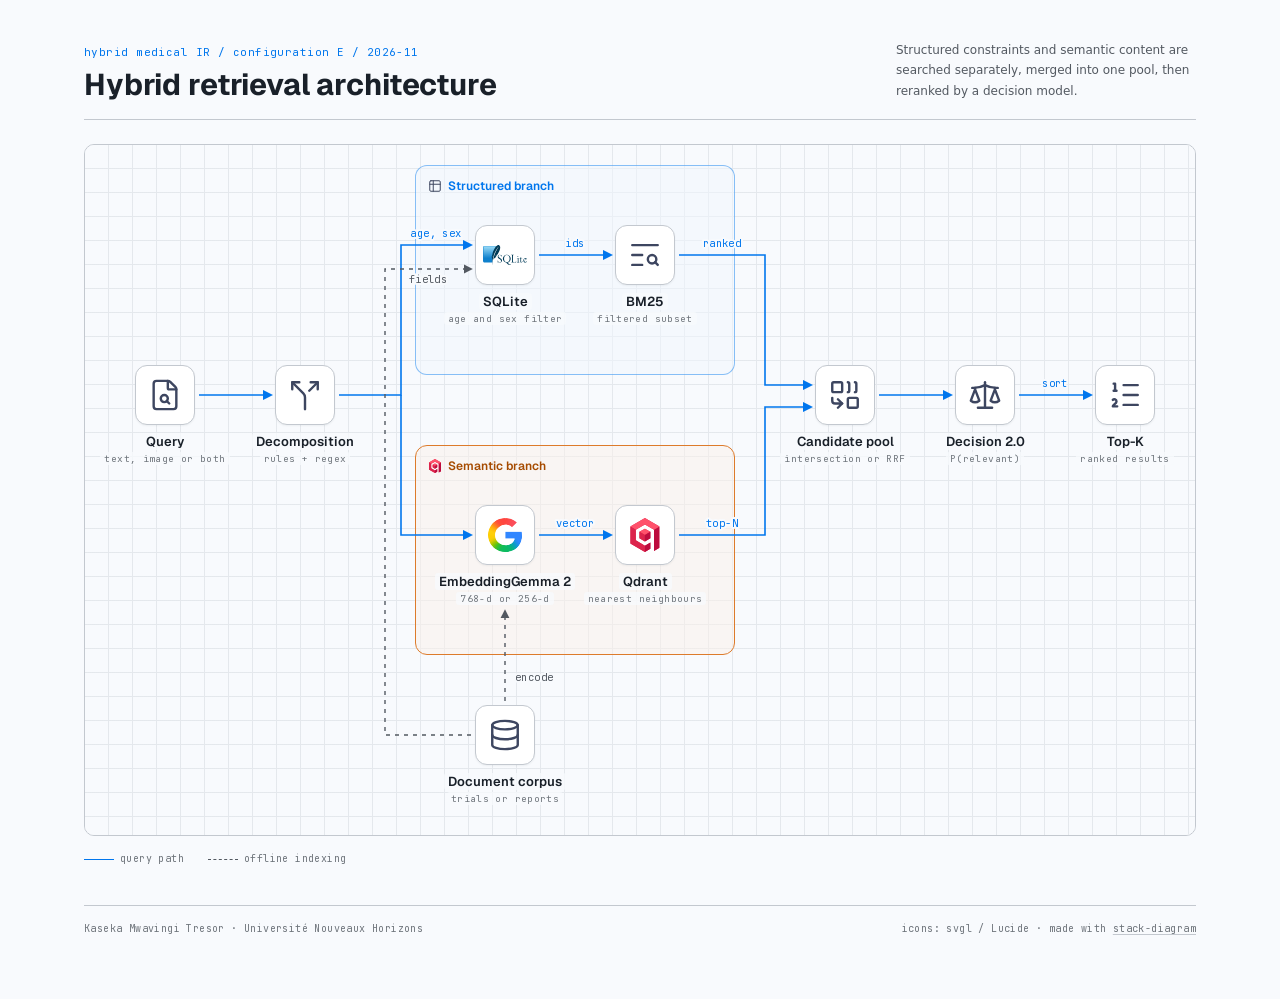
<file: paper/figures/architecture.html>
<!DOCTYPE html>
<html lang="en"><!-- set lang to the label language, e.g. "ja" for Japanese labels -->
<head>
<meta charset="UTF-8">
<meta name="viewport" content="width=device-width, initial-scale=1.0">
<title>Hybrid retrieval architecture</title>
<style>
/* engineered-paper theme (cool near-white, one accent, mono labels)
 * All colors/fonts flow through the :root tokens — tweak tokens, not scattered values. */
:root {
  color-scheme: light;
  --color-paper:   oklch(98.5% 0.004 250);
  --color-paper-2: oklch(96.5% 0.005 252);
  --color-rule:    oklch(93% 0.007 255);    /* graph-paper grid */
  --color-rule-2:  oklch(83% 0.011 255);    /* hairline borders */
  --color-muted:   oklch(56% 0.013 255);
  --color-neutral: oklch(46% 0.015 255);    /* neutral edges */
  --color-ink-2:   oklch(34% 0.018 257);
  --color-ink:     oklch(24% 0.020 258);
  --color-accent:  oklch(58% 0.20 256);     /* primary-flow edges, one signal color */
  --color-graphite:oklch(24% 0.018 260);    /* dark tile for white/light logos */
  /* group palette A — warm vendor (e.g. Cloudflare/AWS orange). Retune hue per vendor. */
  --color-g1:      oklch(68% 0.15 55);
  --color-g1-soft: oklch(78% 0.12 55);
  --color-g1-ink:  oklch(52% 0.14 50);
  --color-g1-tint: oklch(96.5% 0.015 60 / .5);
  /* group palette B — accent-family (repo/tooling groups) */
  --color-accent-soft: oklch(58% 0.20 256 / .45);
  --color-accent-tint: oklch(97% 0.012 256 / .5);
  /* JP glyphs: name JP faces explicitly — bare sans-serif fallback on Linux picks Chinese-variant CJK */
  --font-display: "Geist", "Hiragino Sans", "Yu Gothic UI", "Noto Sans CJK JP", "Noto Sans JP", ui-sans-serif, system-ui, sans-serif;
  --font-body: "Hiragino Sans", "Yu Gothic UI", "Noto Sans CJK JP", "Noto Sans JP", ui-sans-serif, system-ui, sans-serif;
  --font-mono: "JetBrains Mono", ui-monospace, "SF Mono", Menlo, monospace;
  --space-xs: 4px; --space-sm: 8px; --space-md: 16px; --space-lg: 24px; --space-xl: 40px; --space-2xl: 64px;
  --radius-card: 10px; --radius-tile: 12px;
  /* translucent veil behind node label text: matches paper on plain canvas, blends into
     group tints instead of punching an off-color rectangle through them */
  --color-veil: oklch(98.5% 0.004 250 / .78);
}
/* Dark variant: set data-theme="dark" on <html>. Tiles stay white — brand logos are drawn
   for light grounds. Everything (arrowheads via context-stroke, legend via border-color)
   follows the tokens, so toggling the attribute is all it takes. */
[data-theme="dark"] {
  color-scheme: dark;
  --color-paper:   oklch(18% 0.012 255);
  --color-paper-2: oklch(22% 0.014 255);
  --color-rule:    oklch(24% 0.013 255);
  --color-rule-2:  oklch(38% 0.018 255);
  --color-muted:   oklch(65% 0.014 255);
  --color-neutral: oklch(72% 0.012 255);
  --color-ink-2:   oklch(85% 0.010 255);
  --color-ink:     oklch(94% 0.008 255);
  --color-accent:  oklch(70% 0.16 256);
  --color-graphite:oklch(31% 0.020 260);
  --color-g1:      oklch(70% 0.14 55);
  --color-g1-soft: oklch(58% 0.11 55);
  --color-g1-ink:  oklch(78% 0.12 55);
  --color-g1-tint: oklch(26% 0.030 60 / .40);
  --color-accent-soft: oklch(70% 0.16 256 / .5);
  --color-accent-tint: oklch(28% 0.045 256 / .35);
  --color-veil: oklch(18% 0.012 255 / .78);
}
@font-face { font-family:"Geist"; font-style:normal; font-weight:100 900; font-display:swap;
  src:url([data-uri]) format("woff2"); }
@font-face { font-family:"JetBrains Mono"; font-style:normal; font-weight:100 800; font-display:swap;
  src:url([data-uri]) format("woff2"); }
/* JetBrains Mono reads cramped at 9.5–11px; open every mono label slightly */
.kicker, .node .role, .el, .legend, .foot { letter-spacing: 0.04em; }
* { margin:0; padding:0; box-sizing:border-box; }
html, body { overflow-x: clip; }
body { background: var(--color-paper); color: var(--color-ink); font-family: var(--font-body); padding: var(--space-xl) var(--space-lg) var(--space-2xl); }
.page { width: fit-content; max-width: 100%; margin: 0 auto; }

.head { display:grid; grid-template-columns: 1fr auto; gap: var(--space-lg); align-items:end;
  padding-bottom: var(--space-md); border-bottom: 1px solid var(--color-rule-2); margin-bottom: var(--space-lg); }
.kicker { font-family: var(--font-mono); font-size: 11px;
  color: var(--color-accent); margin-bottom: var(--space-sm); }
h1 { font-family: var(--font-display); font-weight: 700; font-size: clamp(22px, 4vw, 30px);
  letter-spacing: -0.005em; line-height: 1.2; }
.lede { max-width: 300px; font-size: 12px; line-height: 1.7; color: var(--color-neutral); padding-bottom: 2px; }
@media (max-width: 680px) { .head { grid-template-columns: 1fr; align-items:start; } .lede { max-width:none; } }

.scroller { overflow-x: auto; border: 1px solid var(--color-rule-2); border-radius: var(--radius-card); }
/* CANVAS SIZE: set width/height here AND on svg.edges AND its viewBox — keep the three in sync */
.canvas { position: relative; width: 1110px; height: 690px; background: var(--color-paper);
  background-image:
    linear-gradient(var(--color-rule) 1px, transparent 1px),
    linear-gradient(90deg, var(--color-rule) 1px, transparent 1px);
  background-size: 24px 24px; background-position: -1px -1px; }

.group { position:absolute; border-radius: var(--radius-tile); }
/* group labels are names like node names (display font), written in the brand's own case.
   They sit inside the top-left corner, so the border stays unbroken and needs no mask */
.g-label { position:absolute; top:12px; left:12px; display:flex; align-items:center; gap:6px;
  font-family: var(--font-display); font-size: 12px; font-weight: 600;
  color: var(--color-neutral); white-space: nowrap; }
.g-label img { width: 14px; height: 14px; }
/* group labels sit on the group's tint, not on a white tile: in the dark theme swap in the brand's own
   dark-theme logo (lt/dk pair), or give a mark with black parts a white plate */
.g-label img.dk, .tile img.dk { display:none; }
[data-theme="dark"] .g-label img.lt, [data-theme="dark"] .tile img.lt { display:none; }
[data-theme="dark"] .g-label img.dk, [data-theme="dark"] .tile img.dk { display:block; }
[data-theme="dark"] .g-label img.plate { background:#fff; border-radius:3px; padding:2px; width:18px; height:18px; }
.group.ga { border:1.5px solid var(--color-g1); background: var(--color-g1-tint); }
.group.ga-nested { border:1.5px dashed var(--color-g1-soft); }
.group.gb { border:1.5px solid var(--color-accent-soft); background: var(--color-accent-tint); }
.group.ga > .g-label, .group.ga-nested > .g-label { color: var(--color-g1-ink); }
.group.gb > .g-label { color: var(--color-accent); }
.group.aws { border:1.5px solid var(--color-ink); border-radius:0; }
.group.aws > .g-label { top:-1.5px; left:-1.5px; gap:8px; color: var(--color-ink); }
.group.aws > .g-label img { width:30px; height:30px; }
.group.aws.az > .g-label { top:8px; left:12px; }
.group.aws.region, .group.aws.az { border-color:#00A4A6; border-style:dashed; }
.group.aws.vpc { border-color:#8C4FFF; }
.group.aws.private { border-color:#00A4A6; }
.group.aws.public { border-color:#7AA116; }
.group.gcp { border:1.5px solid #4285F4; border-radius:6px; }
.group.azure { border:1.5px solid #0078D4; border-radius:6px; }
.group.gcp > .g-label, .group.azure > .g-label { gap:8px; color: var(--color-ink); }
.group.gcp > .g-label img, .group.azure > .g-label img { width:20px; height:20px; }
.group.gcp.region, .group.azure.region { border-color: var(--color-rule-2); background: var(--color-paper-2); }
.group.gcp.vpc { border:1.5px dashed var(--color-ink-2); }
.group.gcp.subnet { border:1px dashed var(--color-neutral); }
.group.gcp.zone { border-color:#34A853; }
.group.azure.rg { border:1.5px dashed #0096D7; }
.group.azure.vnet { border:1.5px solid #A4CBFB; }
.group.azure.subnet { border:1px solid #A4CBFB; }
.group.azure.zone { border-color:#FFD965; }

.node { position:absolute; width:132px; text-align:center; }
.tile { width:60px; height:60px; margin:0 auto; border-radius: var(--radius-tile);
  background:#fff; border:1px solid var(--color-rule-2); display:grid; place-items:center;
  box-shadow: 0 1px 2px oklch(24% 0.02 258 / 0.05); transition: border-color .15s cubic-bezier(0.16,1,0.3,1); }
.node:hover .tile { border-color: var(--color-accent); }
.tile img { width:34px; height:34px; object-fit:contain; }
.tile.wide img { width:44px; }                       /* wide-aspect logos */
.tile.dark { background: var(--color-graphite); border-color: var(--color-graphite); }  /* white/light logos */
.tile.bare { background:none; border:none; box-shadow:none; }
.tile.bare img { width:60px; height:60px; }
.tile.bare.res img { width:44px; height:44px; }
.node .name { font-family: var(--font-display); font-weight:600; font-size:13px; margin-top: var(--space-sm); letter-spacing:0; }
.node .role { font-family: var(--font-mono); font-size:9.5px; color: var(--color-muted); margin-top:2px; }
/* veil behind label spans: crossing edges/grid fade behind text; translucent so it
   blends into group tints (a solid paper rectangle looks pasted-on inside tinted groups) */
.node .name span, .node .role span { background: var(--color-veil); backdrop-filter: blur(1.5px);
  padding: 0 var(--space-xs); border-radius: 3px; -webkit-box-decoration-break: clone; box-decoration-break: clone; }

svg.edges { position:absolute; inset:0; width:1110px; height:690px; pointer-events:none; }
.e  { stroke: var(--color-accent); stroke-width:1.6; fill:none; }   /* primary flow */
.n  { stroke: var(--color-neutral); stroke-width:1.4; fill:none; }  /* internal */
path.aws { stroke: var(--color-ink); stroke-width:1.6; fill:none; }
.dash { stroke-dasharray:4 5; }                                     /* dev / deploy */
.el { font-family: var(--font-mono); font-size:10.5px; fill: var(--color-neutral);
  paint-order: stroke; stroke: var(--color-paper); stroke-width:4px; stroke-linejoin:round; }  /* halo */
.el.a { fill: var(--color-accent); }

.legend { display:flex; gap: var(--space-lg); align-items:center; margin-top: var(--space-md);
  font-family: var(--font-mono); font-size:10px; color: var(--color-muted); flex-wrap:wrap; }
.legend .sw { display:inline-block; width:30px; vertical-align:middle; margin-right:6px;
  border-top:1.6px solid var(--color-accent); }
.legend .sw.n { border-color: var(--color-neutral); border-top-width:1.4px; }
.legend .sw.dash { border-top-style: dashed; }

.foot { margin-top: var(--space-xl); padding-top: var(--space-md); border-top: 1px solid var(--color-rule-2);
  display:flex; justify-content:space-between; gap: var(--space-md); flex-wrap:wrap;
  font-family: var(--font-mono); font-size:10px; color: var(--color-muted); }
.foot a { color: inherit; text-decoration-color: var(--color-rule-2); text-underline-offset: 2px; }
.foot a:hover { color: var(--color-accent); }
</style>
</head>
<body>
<div class="page">

  <header class="head">
    <div>
      <div class="kicker">hybrid medical IR / configuration E / 2026-11</div>
      <h1>Hybrid retrieval architecture</h1>
    </div>
    <p class="lede">Structured constraints and semantic content are searched separately, merged into one pool, then reranked by a decision model.</p>
  </header>

  <div class="scroller">
  <div class="canvas">

    <!-- GROUPS ============================================================ -->
    <div class="group gb" style="left:330px; top:20px; width:320px; height:210px;">
      <div class="g-label"><img src="[data-uri]" alt="">Structured branch</div>
    </div>
    <div class="group ga" style="left:330px; top:300px; width:320px; height:210px;">
      <div class="g-label"><img class="lt" src="[data-uri]" alt=""><img class="dk" src="[data-uri]" alt="">Semantic branch</div>
    </div>

    <!-- EDGES ============================================================= -->
    <svg class="edges" viewBox="0 0 1110 690" aria-hidden="true">
      <defs>
        <!-- context-stroke inherits the line's color, so theme switches (incl. dark)
             recolor arrowheads automatically. #open is for AWS diagrams -->
        <marker id="ar" viewBox="0 0 10 10" refX="8" refY="5" markerWidth="6.5" markerHeight="6.5" orient="auto-start-reverse">
          <path d="M0 0 L10 5 L0 10 z" fill="context-stroke"/>
        </marker>
        <marker id="open" viewBox="0 0 10 10" refX="9" refY="5" markerWidth="6.5" markerHeight="6.5" orient="auto-start-reverse">
          <path d="M1 1 L9 5 L1 9" fill="none" stroke="context-stroke" stroke-width="1.5"/>
        </marker>
      </defs>
      <path class="e" d="M114 250 H186" marker-end="url(#ar)"/>
      <path class="e" d="M254 250 H316 V100 H386" marker-end="url(#ar)"/>
      <path class="e" d="M316 250 V390 H386" marker-end="url(#ar)"/>
      <text class="el a" x="351" y="92" text-anchor="middle">age, sex</text>
      <path class="e" d="M454 390 H526" marker-end="url(#ar)"/>
      <text class="el a" x="490" y="382" text-anchor="middle">vector</text>
      <path class="e" d="M454 110 H526" marker-end="url(#ar)"/>
      <text class="el a" x="490" y="102" text-anchor="middle">ids</text>
      <path class="e" d="M594 110 H680 V240 H726" marker-end="url(#ar)"/>
      <path class="e" d="M594 390 H680 V262 H726" marker-end="url(#ar)"/>
      <text class="el a" x="637" y="102" text-anchor="middle">ranked</text>
      <text class="el a" x="637" y="382" text-anchor="middle">top-N</text>
      <path class="e" d="M794 250 H866" marker-end="url(#ar)"/>
      <path class="e" d="M934 250 H1006" marker-end="url(#ar)"/>
      <text class="el a" x="970" y="242" text-anchor="middle">sort</text>
      <path class="n dash" d="M420 556 V466" marker-end="url(#ar)"/>
      <text class="el" x="430" y="536">encode</text>
      <path class="n dash" d="M386 590 H300 V124 H386" marker-end="url(#ar)"/>
      <text class="el" x="343" y="138" text-anchor="middle">fields</text>
    </svg>

    <!-- NODES ============================================================= -->
    <div class="node" style="left:14px;top:220px">
      <div class="tile"><img src="[data-uri]" alt=""></div>
      <div class="name"><span>Query</span></div><div class="role"><span>text, image or both</span></div>
    </div>
    <div class="node" style="left:154px;top:220px">
      <div class="tile"><img src="[data-uri]" alt=""></div>
      <div class="name"><span>Decomposition</span></div><div class="role"><span>rules + regex</span></div>
    </div>
    <div class="node" style="left:354px;top:80px">
      <div class="tile wide"><img src="[data-uri]" alt=""></div>
      <div class="name"><span>SQLite</span></div><div class="role"><span>age and sex filter</span></div>
    </div>
    <div class="node" style="left:494px;top:80px">
      <div class="tile"><img src="[data-uri]" alt=""></div>
      <div class="name"><span>BM25</span></div><div class="role"><span>filtered subset</span></div>
    </div>
    <div class="node" style="left:344px;top:360px;width:152px">
      <div class="tile"><img src="[data-uri]" alt=""></div>
      <div class="name"><span>EmbeddingGemma 2</span></div><div class="role"><span>768-d or 256-d</span></div>
    </div>
    <div class="node" style="left:494px;top:360px">
      <div class="tile"><img src="[data-uri]" alt=""></div>
      <div class="name"><span>Qdrant</span></div><div class="role"><span>nearest neighbours</span></div>
    </div>
    <div class="node" style="left:694px;top:220px">
      <div class="tile"><img src="[data-uri]" alt=""></div>
      <div class="name"><span>Candidate pool</span></div><div class="role"><span>intersection or RRF</span></div>
    </div>
    <div class="node" style="left:834px;top:220px">
      <div class="tile"><img src="[data-uri]" alt=""></div>
      <div class="name"><span>Decision 2.0</span></div><div class="role"><span>P(relevant)</span></div>
    </div>
    <div class="node" style="left:974px;top:220px">
      <div class="tile"><img src="[data-uri]" alt=""></div>
      <div class="name"><span>Top-K</span></div><div class="role"><span>ranked results</span></div>
    </div>
    <div class="node" style="left:354px;top:560px">
      <div class="tile"><img src="[data-uri]" alt=""></div>
      <div class="name"><span>Document corpus</span></div><div class="role"><span>trials or reports</span></div>
    </div>

  </div>
  </div>

  <div class="legend">
    <span><span class="sw"></span>query path</span>
        <span><span class="sw n dash"></span>offline indexing</span>
  </div>

  <div class="foot">
    <span>Kaseka Mwavingi Tresor · Université Nouveaux Horizons</span>
    <span>icons: svgl / Lucide · made with <a href="https://github.com/caru-ini/stack-diagram" target="_blank" rel="noopener">stack-diagram</a></span>
  </div>

</div>
</body>
</html>
</file>
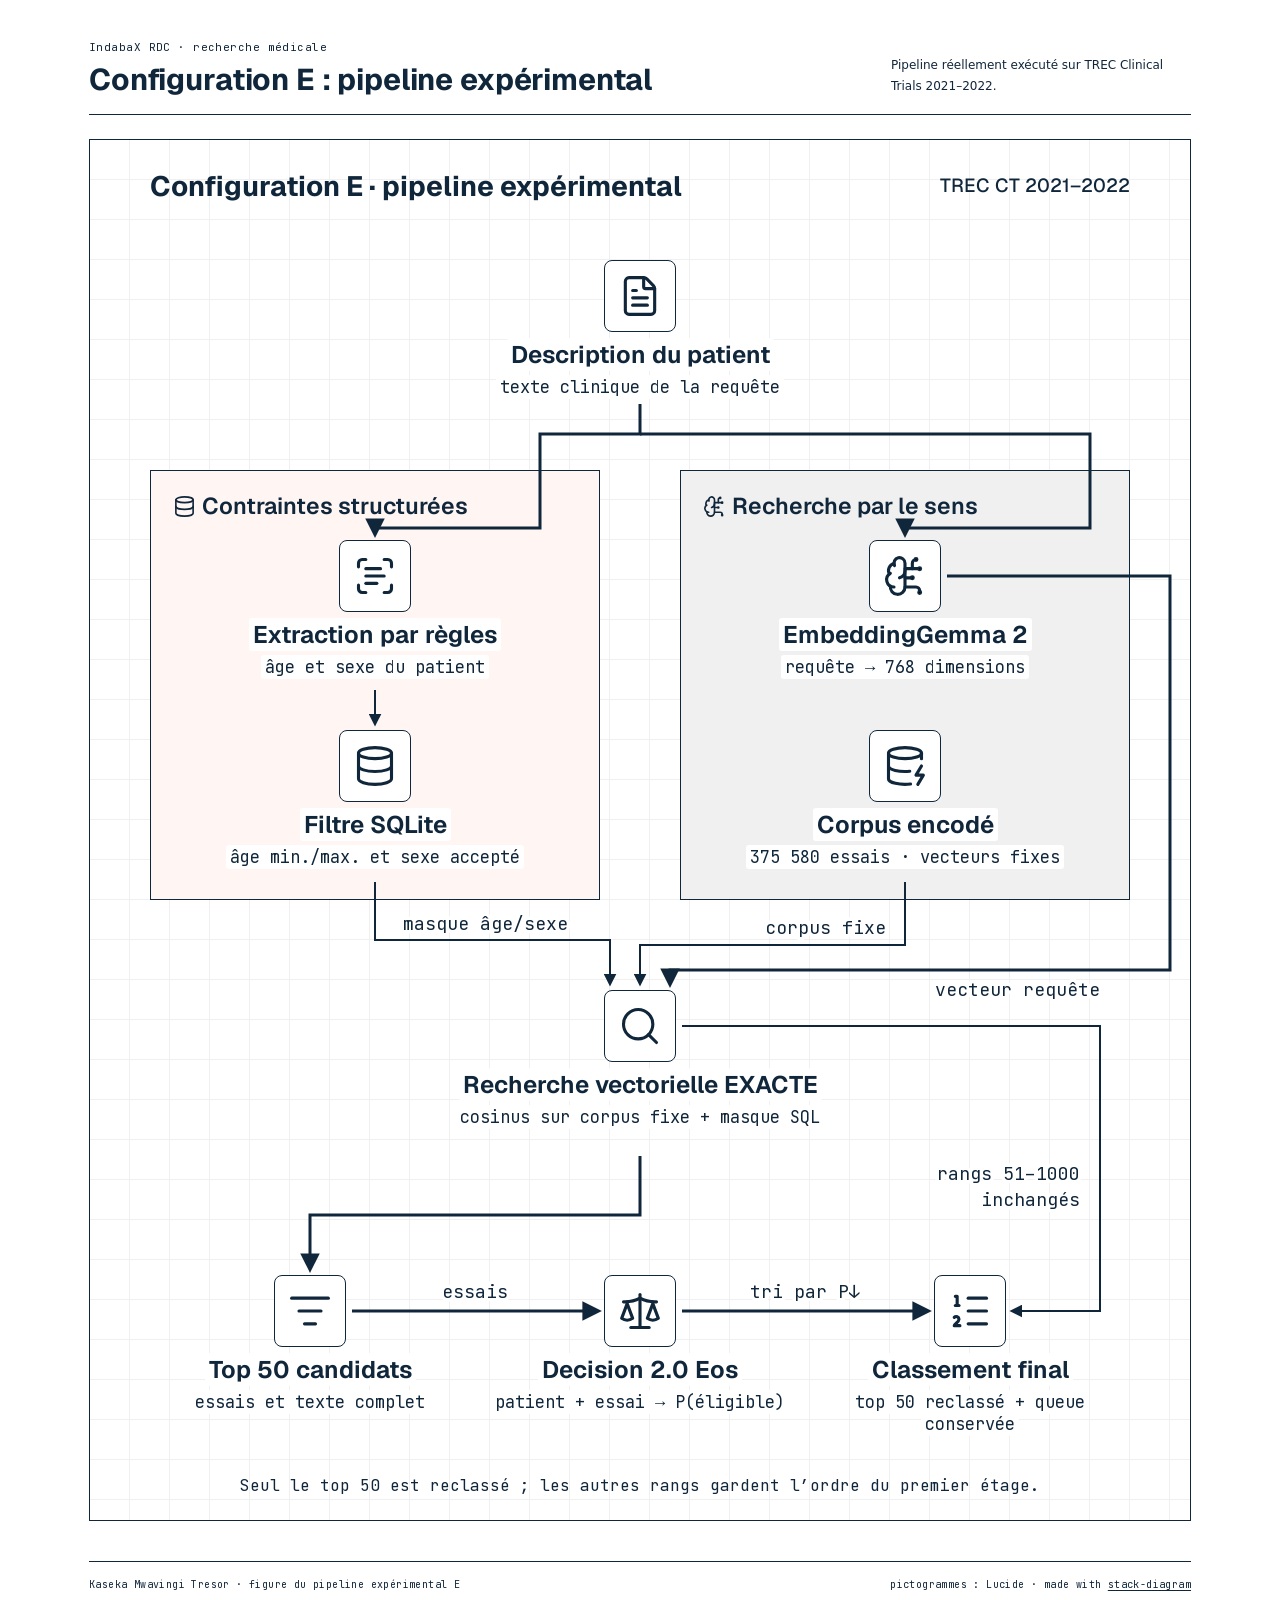
<file: poster/figures/pipeline-e-fr.html>
<!DOCTYPE html>
<html lang="fr"><!-- set lang to the label language, e.g. "ja" for Japanese labels -->
<head>
<meta charset="UTF-8">
<meta name="viewport" content="width=device-width, initial-scale=1.0">
<title>Configuration E : pipeline expérimental</title>
<style>
/* engineered-paper theme (cool near-white, one accent, mono labels)
 * All colors/fonts flow through the :root tokens — tweak tokens, not scattered values. */
:root {
  color-scheme: light;
  --color-paper:   oklch(98.5% 0.004 250);
  --color-paper-2: oklch(96.5% 0.005 252);
  --color-rule:    oklch(93% 0.007 255);    /* graph-paper grid */
  --color-rule-2:  oklch(83% 0.011 255);    /* hairline borders */
  --color-muted:   oklch(56% 0.013 255);
  --color-neutral: oklch(46% 0.015 255);    /* neutral edges */
  --color-ink-2:   oklch(34% 0.018 257);
  --color-ink:     oklch(24% 0.020 258);
  --color-accent:  oklch(58% 0.20 256);     /* primary-flow edges, one signal color */
  --color-graphite:oklch(24% 0.018 260);    /* dark tile for white/light logos */
  /* group palette A — warm vendor (e.g. Cloudflare/AWS orange). Retune hue per vendor. */
  --color-g1:      oklch(68% 0.15 55);
  --color-g1-soft: oklch(78% 0.12 55);
  --color-g1-ink:  oklch(52% 0.14 50);
  --color-g1-tint: oklch(96.5% 0.015 60 / .5);
  /* group palette B — accent-family (repo/tooling groups) */
  --color-accent-soft: oklch(58% 0.20 256 / .45);
  --color-accent-tint: oklch(97% 0.012 256 / .5);
  /* JP glyphs: name JP faces explicitly — bare sans-serif fallback on Linux picks Chinese-variant CJK */
  --font-display: "Geist", "Hiragino Sans", "Yu Gothic UI", "Noto Sans CJK JP", "Noto Sans JP", ui-sans-serif, system-ui, sans-serif;
  --font-body: "Hiragino Sans", "Yu Gothic UI", "Noto Sans CJK JP", "Noto Sans JP", ui-sans-serif, system-ui, sans-serif;
  --font-mono: "JetBrains Mono", ui-monospace, "SF Mono", Menlo, monospace;
  --space-xs: 4px; --space-sm: 8px; --space-md: 16px; --space-lg: 24px; --space-xl: 40px; --space-2xl: 64px;
  --radius-card: 10px; --radius-tile: 12px;
  /* translucent veil behind node label text: matches paper on plain canvas, blends into
     group tints instead of punching an off-color rectangle through them */
  --color-veil: oklch(98.5% 0.004 250 / .78);
}
/* Dark variant: set data-theme="dark" on <html>. Tiles stay white — brand logos are drawn
   for light grounds. Everything (arrowheads via context-stroke, legend via border-color)
   follows the tokens, so toggling the attribute is all it takes. */
[data-theme="dark"] {
  color-scheme: dark;
  --color-paper:   oklch(18% 0.012 255);
  --color-paper-2: oklch(22% 0.014 255);
  --color-rule:    oklch(24% 0.013 255);
  --color-rule-2:  oklch(38% 0.018 255);
  --color-muted:   oklch(65% 0.014 255);
  --color-neutral: oklch(72% 0.012 255);
  --color-ink-2:   oklch(85% 0.010 255);
  --color-ink:     oklch(94% 0.008 255);
  --color-accent:  oklch(70% 0.16 256);
  --color-graphite:oklch(31% 0.020 260);
  --color-g1:      oklch(70% 0.14 55);
  --color-g1-soft: oklch(58% 0.11 55);
  --color-g1-ink:  oklch(78% 0.12 55);
  --color-g1-tint: oklch(26% 0.030 60 / .40);
  --color-accent-soft: oklch(70% 0.16 256 / .5);
  --color-accent-tint: oklch(28% 0.045 256 / .35);
  --color-veil: oklch(18% 0.012 255 / .78);
}
@font-face { font-family:"Geist"; font-style:normal; font-weight:100 900; font-display:swap;
  src:url([data-uri]) format("woff2"); }
@font-face { font-family:"JetBrains Mono"; font-style:normal; font-weight:100 800; font-display:swap;
  src:url([data-uri]) format("woff2"); }
/* JetBrains Mono reads cramped at 9.5–11px; open every mono label slightly */
.kicker, .node .role, .el, .legend, .foot { letter-spacing: 0.04em; }
* { margin:0; padding:0; box-sizing:border-box; }
html, body { overflow-x: clip; }
body { background: var(--color-paper); color: var(--color-ink); font-family: var(--font-body); padding: var(--space-xl) var(--space-lg) var(--space-2xl); }
.page { width: fit-content; max-width: 100%; margin: 0 auto; }

.head { display:grid; grid-template-columns: 1fr auto; gap: var(--space-lg); align-items:end;
  padding-bottom: var(--space-md); border-bottom: 1px solid var(--color-rule-2); margin-bottom: var(--space-lg); }
.kicker { font-family: var(--font-mono); font-size: 11px;
  color: var(--color-accent); margin-bottom: var(--space-sm); }
h1 { font-family: var(--font-display); font-weight: 700; font-size: clamp(22px, 4vw, 30px);
  letter-spacing: -0.005em; line-height: 1.2; }
.lede { max-width: 300px; font-size: 12px; line-height: 1.7; color: var(--color-neutral); padding-bottom: 2px; }
@media (max-width: 680px) { .head { grid-template-columns: 1fr; align-items:start; } .lede { max-width:none; } }

.scroller { overflow-x: auto; border: 1px solid var(--color-rule-2); border-radius: var(--radius-card); }
/* CANVAS SIZE: set width/height here AND on svg.edges AND its viewBox — keep the three in sync */
.canvas { position: relative; width: 1000px; height: 540px; background: var(--color-paper);
  background-image:
    linear-gradient(var(--color-rule) 1px, transparent 1px),
    linear-gradient(90deg, var(--color-rule) 1px, transparent 1px);
  background-size: 24px 24px; background-position: -1px -1px; }

.group { position:absolute; border-radius: var(--radius-tile); }
/* group labels are names like node names (display font), written in the brand's own case.
   They sit inside the top-left corner, so the border stays unbroken and needs no mask */
.g-label { position:absolute; top:12px; left:12px; display:flex; align-items:center; gap:6px;
  font-family: var(--font-display); font-size: 12px; font-weight: 600;
  color: var(--color-neutral); white-space: nowrap; }
.g-label img { width: 14px; height: 14px; }
/* group labels sit on the group's tint, not on a white tile: in the dark theme swap in the brand's own
   dark-theme logo (lt/dk pair), or give a mark with black parts a white plate */
.g-label img.dk, .tile img.dk { display:none; }
[data-theme="dark"] .g-label img.lt, [data-theme="dark"] .tile img.lt { display:none; }
[data-theme="dark"] .g-label img.dk, [data-theme="dark"] .tile img.dk { display:block; }
[data-theme="dark"] .g-label img.plate { background:#fff; border-radius:3px; padding:2px; width:18px; height:18px; }
.group.ga { border:1.5px solid var(--color-g1); background: var(--color-g1-tint); }
.group.ga-nested { border:1.5px dashed var(--color-g1-soft); }
.group.gb { border:1.5px solid var(--color-accent-soft); background: var(--color-accent-tint); }
.group.ga > .g-label, .group.ga-nested > .g-label { color: var(--color-g1-ink); }
.group.gb > .g-label { color: var(--color-accent); }
.group.aws { border:1.5px solid var(--color-ink); border-radius:0; }
.group.aws > .g-label { top:-1.5px; left:-1.5px; gap:8px; color: var(--color-ink); }
.group.aws > .g-label img { width:30px; height:30px; }
.group.aws.az > .g-label { top:8px; left:12px; }
.group.aws.region, .group.aws.az { border-color:#00A4A6; border-style:dashed; }
.group.aws.vpc { border-color:#8C4FFF; }
.group.aws.private { border-color:#00A4A6; }
.group.aws.public { border-color:#7AA116; }
.group.gcp { border:1.5px solid #4285F4; border-radius:6px; }
.group.azure { border:1.5px solid #0078D4; border-radius:6px; }
.group.gcp > .g-label, .group.azure > .g-label { gap:8px; color: var(--color-ink); }
.group.gcp > .g-label img, .group.azure > .g-label img { width:20px; height:20px; }
.group.gcp.region, .group.azure.region { border-color: var(--color-rule-2); background: var(--color-paper-2); }
.group.gcp.vpc { border:1.5px dashed var(--color-ink-2); }
.group.gcp.subnet { border:1px dashed var(--color-neutral); }
.group.gcp.zone { border-color:#34A853; }
.group.azure.rg { border:1.5px dashed #0096D7; }
.group.azure.vnet { border:1.5px solid #A4CBFB; }
.group.azure.subnet { border:1px solid #A4CBFB; }
.group.azure.zone { border-color:#FFD965; }

.node { position:absolute; width:132px; text-align:center; }
.tile { width:60px; height:60px; margin:0 auto; border-radius: var(--radius-tile);
  background:#fff; border:1px solid var(--color-rule-2); display:grid; place-items:center;
  box-shadow: 0 1px 2px oklch(24% 0.02 258 / 0.05); transition: border-color .15s cubic-bezier(0.16,1,0.3,1); }
.node:hover .tile { border-color: var(--color-accent); }
.tile img { width:34px; height:34px; object-fit:contain; }
.tile.wide img { width:44px; }                       /* wide-aspect logos */
.tile.dark { background: var(--color-graphite); border-color: var(--color-graphite); }  /* white/light logos */
.tile.bare { background:none; border:none; box-shadow:none; }
.tile.bare img { width:60px; height:60px; }
.tile.bare.res img { width:44px; height:44px; }
.node .name { font-family: var(--font-display); font-weight:600; font-size:13px; margin-top: var(--space-sm); letter-spacing:0; }
.node .role { font-family: var(--font-mono); font-size:9.5px; color: var(--color-muted); margin-top:2px; }
/* veil behind label spans: crossing edges/grid fade behind text; translucent so it
   blends into group tints (a solid paper rectangle looks pasted-on inside tinted groups) */
.node .name span, .node .role span { background: var(--color-veil); backdrop-filter: blur(1.5px);
  padding: 0 var(--space-xs); border-radius: 3px; -webkit-box-decoration-break: clone; box-decoration-break: clone; }

svg.edges { position:absolute; inset:0; width:1000px; height:540px; pointer-events:none; }
.e  { stroke: var(--color-accent); stroke-width:1.6; fill:none; }   /* primary flow */
.n  { stroke: var(--color-neutral); stroke-width:1.4; fill:none; }  /* internal */
path.aws { stroke: var(--color-ink); stroke-width:1.6; fill:none; }
.dash { stroke-dasharray:4 5; }                                     /* dev / deploy */
.el { font-family: var(--font-mono); font-size:10.5px; fill: var(--color-neutral);
  paint-order: stroke; stroke: var(--color-paper); stroke-width:4px; stroke-linejoin:round; }  /* halo */
.el.a { fill: var(--color-accent); }

.legend { display:flex; gap: var(--space-lg); align-items:center; margin-top: var(--space-md);
  font-family: var(--font-mono); font-size:10px; color: var(--color-muted); flex-wrap:wrap; }
.legend .sw { display:inline-block; width:30px; vertical-align:middle; margin-right:6px;
  border-top:1.6px solid var(--color-accent); }
.legend .sw.n { border-color: var(--color-neutral); border-top-width:1.4px; }
.legend .sw.dash { border-top-style: dashed; }

.foot { margin-top: var(--space-xl); padding-top: var(--space-md); border-top: 1px solid var(--color-rule-2);
  display:flex; justify-content:space-between; gap: var(--space-md); flex-wrap:wrap;
  font-family: var(--font-mono); font-size:10px; color: var(--color-muted); }
.foot a { color: inherit; text-decoration-color: var(--color-rule-2); text-underline-offset: 2px; }
.foot a:hover { color: var(--color-accent); }

/* Exact poster palette: Gemini/nott navy, light gray and pale orange. */
:root {
 --color-paper:#FFFFFF; --color-paper-2:#F0F0F0; --color-rule:#F0F0F0;
 --color-rule-2:#10263B; --color-muted:#10263B; --color-neutral:#10263B;
 --color-ink-2:#10263B; --color-ink:#10263B; --color-accent:#10263B;
 --color-graphite:#10263B; --color-g1:#10263B; --color-g1-soft:#10263B;
 --color-g1-ink:#10263B; --color-g1-tint:#FFF5F2; --color-accent-soft:#10263B;
 --color-accent-tint:#F0F0F0; --color-veil:#FFFFFF;
 --radius-card:0px; --radius-tile:8px;
}
.canvas {width:1100px;height:1380px;background-size:40px 40px;}
svg.edges {width:1100px;height:1380px;}
.node {width:330px;}
.tile {width:72px;height:72px;border:1.5px solid var(--color-rule-2);box-shadow:none;}
.tile img {width:44px;height:44px;}
.node .name {font-size:24px;line-height:1.12;margin-top:10px;font-weight:650;}
.node .role {font-size:17px;line-height:1.3;margin-top:7px;letter-spacing:0;}
.node .name span,.node .role span {padding:1px 4px;backdrop-filter:none;}
.group {border-radius:0;}
.group .g-label {font-size:23px;top:20px;left:22px;}
.group .g-label img {width:23px;height:23px;}
.group.ga,.group.gb {border:1.5px solid var(--color-rule-2);}
.group.ga .node .name span,.group.ga .node .role span {background:var(--color-g1-tint);}
.group.gb .node .name span,.group.gb .node .role span {background:var(--color-accent-tint);}
.e {stroke-width:3;}
.n {stroke-width:2;}
.el {font-size:18px;letter-spacing:0;stroke-width:7px;}
.figure-title {position:absolute;left:60px;top:28px;right:60px;font-family:var(--font-display);font-size:28px;font-weight:700;}
.figure-title small {font-size:19px;float:right;font-weight:500;padding-top:5px;}
.figure-note {position:absolute;left:60px;right:60px;bottom:24px;text-align:center;font-family:var(--font-mono);font-size:16px;}

</style>
</head>
<body>
<div class="page">

  <header class="head">
    <div>
      <div class="kicker">IndabaX RDC · recherche médicale</div>
      <h1>Configuration E : pipeline expérimental</h1>
    </div>
    <p class="lede">Pipeline réellement exécuté sur TREC Clinical Trials 2021–2022.</p>
  </header>

  <div class="scroller">
  <div class="canvas">


    <div class="figure-title">Configuration E · pipeline expérimental <small>TREC CT 2021–2022</small></div>
    <div class="group ga" style="left:60px;top:330px;width:450px;height:430px">
      <div class="g-label"><img src="[data-uri]" alt="">Contraintes structurées</div>
    </div>
    <div class="group gb" style="left:590px;top:330px;width:450px;height:430px">
      <div class="g-label"><img src="[data-uri]" alt="">Recherche par le sens</div>
    </div>
    <svg class="edges" viewBox="0 0 1100 1380" aria-hidden="true">
      <defs><marker id="ar" viewBox="0 0 10 10" refX="8" refY="5" markerWidth="6.5" markerHeight="6.5" orient="auto-start-reverse"><path d="M0 0 L10 5 L0 10 z" fill="context-stroke"/></marker></defs>
      <!-- Every arrow avoids node text; elbows use clear corridors between groups. -->
      <path class="e" d="M550 264 V294 H450 V388 H285 V394" marker-end="url(#ar)"/>
      <path class="e" d="M550 294 H1000 V388 H815 V394" marker-end="url(#ar)"/>
      <path class="n" d="M285 550 V584" marker-end="url(#ar)"/>
      <path class="n" d="M285 742 V800 H520 V844" marker-end="url(#ar)"/>
      <text class="el" x="395" y="790" text-anchor="middle">masque âge/sexe</text>
      <path class="e" d="M857 436 H1080 V830 H580 V844" marker-end="url(#ar)"/>
      <text class="el a" x="1010" y="856" text-anchor="end">vecteur requête</text>
      <path class="n" d="M815 742 V805 H550 V844" marker-end="url(#ar)"/>
      <text class="el" x="735" y="794" text-anchor="middle">corpus fixe</text>
      <path class="e" d="M550 1016 V1075 H220 V1129" marker-end="url(#ar)"/>
      <path class="e" d="M262 1171 H508" marker-end="url(#ar)"/>
      <text class="el a" x="385" y="1158" text-anchor="middle">essais</text>
      <path class="e" d="M592 1171 H838" marker-end="url(#ar)"/>
      <text class="el a" x="715" y="1158" text-anchor="middle">tri par P↓</text>
      <path class="n" d="M592 886 H1010 V1171 H922" marker-end="url(#ar)"/>
      <text class="el" x="990" y="1040" text-anchor="end">rangs 51–1000</text>
      <text class="el" x="990" y="1066" text-anchor="end">inchangés</text>
    </svg>
<div class="node" style="left:340px;top:120px;width:420px">
      <div class="tile"><img src="[data-uri]" alt=""></div>
      <div class="name"><span>Description du patient</span></div><div class="role"><span>texte clinique de la requête</span></div></div>
<div class="node" style="left:105px;top:400px;width:360px">
      <div class="tile"><img src="[data-uri]" alt=""></div>
      <div class="name"><span>Extraction par règles</span></div><div class="role"><span>âge et sexe du patient</span></div></div>
<div class="node" style="left:90px;top:590px;width:390px">
      <div class="tile"><img src="[data-uri]" alt=""></div>
      <div class="name"><span>Filtre SQLite</span></div><div class="role"><span>âge min./max. et sexe accepté</span></div></div>
<div class="node" style="left:620px;top:400px;width:390px">
      <div class="tile"><img src="[data-uri]" alt=""></div>
      <div class="name"><span>EmbeddingGemma 2</span></div><div class="role"><span>requête → 768 dimensions</span></div></div>
<div class="node" style="left:620px;top:590px;width:390px">
      <div class="tile"><img src="[data-uri]" alt=""></div>
      <div class="name"><span>Corpus encodé</span></div><div class="role"><span>375 580 essais · vecteurs fixes</span></div></div>
<div class="node" style="left:280px;top:850px;width:540px">
      <div class="tile"><img src="[data-uri]" alt=""></div>
      <div class="name"><span>Recherche vectorielle EXACTE</span></div><div class="role"><span>cosinus sur corpus fixe + masque SQL</span></div></div>
<div class="node" style="left:70px;top:1135px;width:300px">
      <div class="tile"><img src="[data-uri]" alt=""></div>
      <div class="name"><span>Top 50 candidats</span></div><div class="role"><span>essais et texte complet</span></div></div>
<div class="node" style="left:385px;top:1135px;width:330px">
      <div class="tile"><img src="[data-uri]" alt=""></div>
      <div class="name"><span>Decision 2.0 Eos</span></div><div class="role"><span>patient + essai → P(éligible)</span></div></div>
<div class="node" style="left:715px;top:1135px;width:330px">
      <div class="tile"><img src="[data-uri]" alt=""></div>
      <div class="name"><span>Classement final</span></div><div class="role"><span>top 50 reclassé + queue conservée</span></div></div>
<div class="figure-note">Seul le top 50 est reclassé ; les autres rangs gardent l’ordre du premier étage.</div>
  </div>
  </div>

  

  <div class="foot">
    <span>Kaseka Mwavingi Tresor · figure du pipeline expérimental E</span>
    <span>pictogrammes : Lucide · made with <a href="https://github.com/caru-ini/stack-diagram" target="_blank" rel="noopener">stack-diagram</a></span>
  </div>

</div>
</body>
</html>
</file>
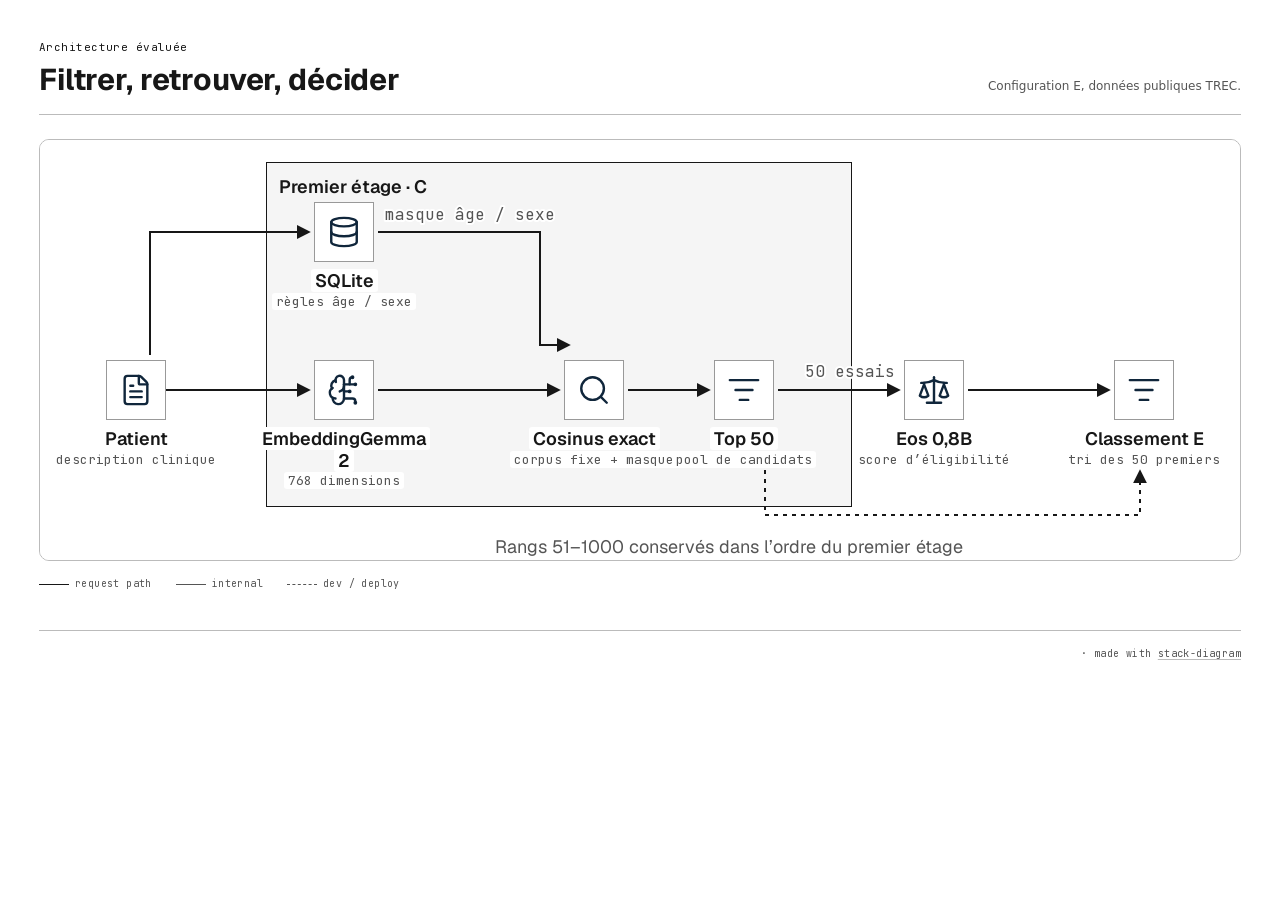
<file: presentation/assets/architecture.html>
<!DOCTYPE html>
<html lang="fr"><!-- set lang to the label language, e.g. "ja" for Japanese labels -->
<head>
<meta charset="UTF-8">
<meta name="viewport" content="width=device-width, initial-scale=1.0">
<title>Filtrer, retrouver, décider</title>
<style>
/* engineered-paper theme (cool near-white, one accent, mono labels)
 * All colors/fonts flow through the :root tokens — tweak tokens, not scattered values. */
:root {
  color-scheme: light;
  --color-paper:   oklch(98.5% 0.004 250);
  --color-paper-2: oklch(96.5% 0.005 252);
  --color-rule:    oklch(93% 0.007 255);    /* graph-paper grid */
  --color-rule-2:  oklch(83% 0.011 255);    /* hairline borders */
  --color-muted:   oklch(56% 0.013 255);
  --color-neutral: oklch(46% 0.015 255);    /* neutral edges */
  --color-ink-2:   oklch(34% 0.018 257);
  --color-ink:     oklch(24% 0.020 258);
  --color-accent:  oklch(58% 0.20 256);     /* primary-flow edges, one signal color */
  --color-graphite:oklch(24% 0.018 260);    /* dark tile for white/light logos */
  /* group palette A — warm vendor (e.g. Cloudflare/AWS orange). Retune hue per vendor. */
  --color-g1:      oklch(68% 0.15 55);
  --color-g1-soft: oklch(78% 0.12 55);
  --color-g1-ink:  oklch(52% 0.14 50);
  --color-g1-tint: oklch(96.5% 0.015 60 / .5);
  /* group palette B — accent-family (repo/tooling groups) */
  --color-accent-soft: oklch(58% 0.20 256 / .45);
  --color-accent-tint: oklch(97% 0.012 256 / .5);
  /* JP glyphs: name JP faces explicitly — bare sans-serif fallback on Linux picks Chinese-variant CJK */
  --font-display: "Geist", "Hiragino Sans", "Yu Gothic UI", "Noto Sans CJK JP", "Noto Sans JP", ui-sans-serif, system-ui, sans-serif;
  --font-body: "Hiragino Sans", "Yu Gothic UI", "Noto Sans CJK JP", "Noto Sans JP", ui-sans-serif, system-ui, sans-serif;
  --font-mono: "JetBrains Mono", ui-monospace, "SF Mono", Menlo, monospace;
  --space-xs: 4px; --space-sm: 8px; --space-md: 16px; --space-lg: 24px; --space-xl: 40px; --space-2xl: 64px;
  --radius-card: 10px; --radius-tile: 12px;
  /* translucent veil behind node label text: matches paper on plain canvas, blends into
     group tints instead of punching an off-color rectangle through them */
  --color-veil: oklch(98.5% 0.004 250 / .78);
}
/* Dark variant: set data-theme="dark" on <html>. Tiles stay white — brand logos are drawn
   for light grounds. Everything (arrowheads via context-stroke, legend via border-color)
   follows the tokens, so toggling the attribute is all it takes. */
[data-theme="dark"] {
  color-scheme: dark;
  --color-paper:   oklch(18% 0.012 255);
  --color-paper-2: oklch(22% 0.014 255);
  --color-rule:    oklch(24% 0.013 255);
  --color-rule-2:  oklch(38% 0.018 255);
  --color-muted:   oklch(65% 0.014 255);
  --color-neutral: oklch(72% 0.012 255);
  --color-ink-2:   oklch(85% 0.010 255);
  --color-ink:     oklch(94% 0.008 255);
  --color-accent:  oklch(70% 0.16 256);
  --color-graphite:oklch(31% 0.020 260);
  --color-g1:      oklch(70% 0.14 55);
  --color-g1-soft: oklch(58% 0.11 55);
  --color-g1-ink:  oklch(78% 0.12 55);
  --color-g1-tint: oklch(26% 0.030 60 / .40);
  --color-accent-soft: oklch(70% 0.16 256 / .5);
  --color-accent-tint: oklch(28% 0.045 256 / .35);
  --color-veil: oklch(18% 0.012 255 / .78);
}
@font-face { font-family:"Geist"; font-style:normal; font-weight:100 900; font-display:swap;
  src:url([data-uri]) format("woff2"); }
@font-face { font-family:"JetBrains Mono"; font-style:normal; font-weight:100 800; font-display:swap;
  src:url([data-uri]) format("woff2"); }
/* JetBrains Mono reads cramped at 9.5–11px; open every mono label slightly */
.kicker, .node .role, .el, .legend, .foot { letter-spacing: 0.04em; }
* { margin:0; padding:0; box-sizing:border-box; }
html, body { overflow-x: clip; }
body { background: var(--color-paper); color: var(--color-ink); font-family: var(--font-body); padding: var(--space-xl) var(--space-lg) var(--space-2xl); }
.page { width: fit-content; max-width: 100%; margin: 0 auto; }

.head { display:grid; grid-template-columns: 1fr auto; gap: var(--space-lg); align-items:end;
  padding-bottom: var(--space-md); border-bottom: 1px solid var(--color-rule-2); margin-bottom: var(--space-lg); }
.kicker { font-family: var(--font-mono); font-size: 11px;
  color: var(--color-accent); margin-bottom: var(--space-sm); }
h1 { font-family: var(--font-display); font-weight: 700; font-size: clamp(22px, 4vw, 30px);
  letter-spacing: -0.005em; line-height: 1.2; }
.lede { max-width: 300px; font-size: 12px; line-height: 1.7; color: var(--color-neutral); padding-bottom: 2px; }
@media (max-width: 680px) { .head { grid-template-columns: 1fr; align-items:start; } .lede { max-width:none; } }

.scroller { overflow-x: auto; border: 1px solid var(--color-rule-2); border-radius: var(--radius-card); }
/* CANVAS SIZE: set width/height here AND on svg.edges AND its viewBox — keep the three in sync */
.canvas { position: relative; width: 1000px; height: 540px; background: var(--color-paper);
  background-image:
    linear-gradient(var(--color-rule) 1px, transparent 1px),
    linear-gradient(90deg, var(--color-rule) 1px, transparent 1px);
  background-size: 24px 24px; background-position: -1px -1px; }

.group { position:absolute; border-radius: var(--radius-tile); }
/* group labels are names like node names (display font), written in the brand's own case.
   They sit inside the top-left corner, so the border stays unbroken and needs no mask */
.g-label { position:absolute; top:12px; left:12px; display:flex; align-items:center; gap:6px;
  font-family: var(--font-display); font-size: 12px; font-weight: 600;
  color: var(--color-neutral); white-space: nowrap; }
.g-label img { width: 14px; height: 14px; }
/* group labels sit on the group's tint, not on a white tile: in the dark theme swap in the brand's own
   dark-theme logo (lt/dk pair), or give a mark with black parts a white plate */
.g-label img.dk, .tile img.dk { display:none; }
[data-theme="dark"] .g-label img.lt, [data-theme="dark"] .tile img.lt { display:none; }
[data-theme="dark"] .g-label img.dk, [data-theme="dark"] .tile img.dk { display:block; }
[data-theme="dark"] .g-label img.plate { background:#fff; border-radius:3px; padding:2px; width:18px; height:18px; }
.group.ga { border:1.5px solid var(--color-g1); background: var(--color-g1-tint); }
.group.ga-nested { border:1.5px dashed var(--color-g1-soft); }
.group.gb { border:1.5px solid var(--color-accent-soft); background: var(--color-accent-tint); }
.group.ga > .g-label, .group.ga-nested > .g-label { color: var(--color-g1-ink); }
.group.gb > .g-label { color: var(--color-accent); }
.group.aws { border:1.5px solid var(--color-ink); border-radius:0; }
.group.aws > .g-label { top:-1.5px; left:-1.5px; gap:8px; color: var(--color-ink); }
.group.aws > .g-label img { width:30px; height:30px; }
.group.aws.az > .g-label { top:8px; left:12px; }
.group.aws.region, .group.aws.az { border-color:#00A4A6; border-style:dashed; }
.group.aws.vpc { border-color:#8C4FFF; }
.group.aws.private { border-color:#00A4A6; }
.group.aws.public { border-color:#7AA116; }
.group.gcp { border:1.5px solid #4285F4; border-radius:6px; }
.group.azure { border:1.5px solid #0078D4; border-radius:6px; }
.group.gcp > .g-label, .group.azure > .g-label { gap:8px; color: var(--color-ink); }
.group.gcp > .g-label img, .group.azure > .g-label img { width:20px; height:20px; }
.group.gcp.region, .group.azure.region { border-color: var(--color-rule-2); background: var(--color-paper-2); }
.group.gcp.vpc { border:1.5px dashed var(--color-ink-2); }
.group.gcp.subnet { border:1px dashed var(--color-neutral); }
.group.gcp.zone { border-color:#34A853; }
.group.azure.rg { border:1.5px dashed #0096D7; }
.group.azure.vnet { border:1.5px solid #A4CBFB; }
.group.azure.subnet { border:1px solid #A4CBFB; }
.group.azure.zone { border-color:#FFD965; }

.node { position:absolute; width:132px; text-align:center; }
.tile { width:60px; height:60px; margin:0 auto; border-radius: var(--radius-tile);
  background:#fff; border:1px solid var(--color-rule-2); display:grid; place-items:center;
  box-shadow: 0 1px 2px oklch(24% 0.02 258 / 0.05); transition: border-color .15s cubic-bezier(0.16,1,0.3,1); }
.node:hover .tile { border-color: var(--color-accent); }
.tile img { width:34px; height:34px; object-fit:contain; }
.tile.wide img { width:44px; }                       /* wide-aspect logos */
.tile.dark { background: var(--color-graphite); border-color: var(--color-graphite); }  /* white/light logos */
.tile.bare { background:none; border:none; box-shadow:none; }
.tile.bare img { width:60px; height:60px; }
.tile.bare.res img { width:44px; height:44px; }
.node .name { font-family: var(--font-display); font-weight:600; font-size:13px; margin-top: var(--space-sm); letter-spacing:0; }
.node .role { font-family: var(--font-mono); font-size:9.5px; color: var(--color-muted); margin-top:2px; }
/* veil behind label spans: crossing edges/grid fade behind text; translucent so it
   blends into group tints (a solid paper rectangle looks pasted-on inside tinted groups) */
.node .name span, .node .role span { background: var(--color-veil); backdrop-filter: blur(1.5px);
  padding: 0 var(--space-xs); border-radius: 3px; -webkit-box-decoration-break: clone; box-decoration-break: clone; }

svg.edges { position:absolute; inset:0; width:1000px; height:540px; pointer-events:none; }
.e  { stroke: var(--color-accent); stroke-width:1.6; fill:none; }   /* primary flow */
.n  { stroke: var(--color-neutral); stroke-width:1.4; fill:none; }  /* internal */
path.aws { stroke: var(--color-ink); stroke-width:1.6; fill:none; }
.dash { stroke-dasharray:4 5; }                                     /* dev / deploy */
.el { font-family: var(--font-mono); font-size:10.5px; fill: var(--color-neutral);
  paint-order: stroke; stroke: var(--color-paper); stroke-width:4px; stroke-linejoin:round; }  /* halo */
.el.a { fill: var(--color-accent); }

.legend { display:flex; gap: var(--space-lg); align-items:center; margin-top: var(--space-md);
  font-family: var(--font-mono); font-size:10px; color: var(--color-muted); flex-wrap:wrap; }
.legend .sw { display:inline-block; width:30px; vertical-align:middle; margin-right:6px;
  border-top:1.6px solid var(--color-accent); }
.legend .sw.n { border-color: var(--color-neutral); border-top-width:1.4px; }
.legend .sw.dash { border-top-style: dashed; }

.foot { margin-top: var(--space-xl); padding-top: var(--space-md); border-top: 1px solid var(--color-rule-2);
  display:flex; justify-content:space-between; gap: var(--space-md); flex-wrap:wrap;
  font-family: var(--font-mono); font-size:10px; color: var(--color-muted); }
.foot a { color: inherit; text-decoration-color: var(--color-rule-2); text-underline-offset: 2px; }
.foot a:hover { color: var(--color-accent); }

:root {--color-paper:#fff;--color-paper-2:#fff;--color-ink:#171717;--color-ink-2:#171717;--color-muted:#555;--color-rule:#e1e1e1;--color-rule-2:#bbb;--color-accent:#171717;--color-neutral:#555;--color-g1:#171717;--color-g1-soft:#ddd;--color-g1-ink:#171717;--color-g1-tint:#f5f5f5;--color-accent-tint:#f5f5f5;--color-veil:#fff}
.canvas {width:1200px;height:420px;background:#fff}svg.edges{width:1200px;height:420px}.node{width:174px}.node .name{font-size:18px;line-height:1.2}.node .role{font-size:13px;line-height:1.3;letter-spacing:0}.tile{border-radius:0;box-shadow:none;border:1px solid #999}.e,.n{stroke:#171717;stroke-width:2}.el{font-size:16px;letter-spacing:0}.group{border-radius:0}.group .g-label{font-size:18px}.canvas .note{position:absolute;font-family:var(--font-display);font-size:18px;left:455px;bottom:2px;color:#555}
</style>
</head>
<body>
<div class="page">

  <header class="head">
    <div>
      <div class="kicker">Architecture évaluée</div>
      <h1>Filtrer, retrouver, décider</h1>
    </div>
    <p class="lede">Configuration E, données publiques TREC.</p>
  </header>

  <div class="scroller">
  <div class="canvas">


<div class="group ga" style="left:226px;top:22px;width:586px;height:345px"><div class="g-label">Premier étage · C</div></div>
<svg class="edges" viewBox="0 0 1200 420"><defs><marker id="ar" viewBox="0 0 10 10" refX="8" refY="5" markerWidth="7" markerHeight="7" orient="auto-start-reverse"><path d="M0 0L10 5L0 10z" fill="context-stroke"/></marker></defs>
<path class="e" d="M126 250H268" marker-end="url(#ar)"/><path class="e" d="M338 250H518" marker-end="url(#ar)"/><path class="e" d="M588 250H668" marker-end="url(#ar)"/><path class="e" d="M738 250H858" marker-end="url(#ar)"/><path class="e" d="M928 250H1068" marker-end="url(#ar)"/>
<path class="n" d="M110 215V92H268" marker-end="url(#ar)"/><path class="n" d="M338 92H500V205H528" marker-end="url(#ar)"/>
<text class="el" x="430" y="80" text-anchor="middle">masque âge / sexe</text><text class="el" x="810" y="237" text-anchor="middle">50 essais</text>
<path class="n dash" d="M725 330V375H1100V332" marker-end="url(#ar)"/>
</svg>
<div class="node" style="left:9px;top:220px"><div class="tile"><img src="[data-uri]" alt=""></div><div class="name"><span>Patient</span></div><div class="role"><span>description clinique</span></div></div><div class="node" style="left:217px;top:62px"><div class="tile"><img src="[data-uri]" alt=""></div><div class="name"><span>SQLite</span></div><div class="role"><span>règles âge / sexe</span></div></div><div class="node" style="left:217px;top:220px"><div class="tile"><img src="[data-uri]" alt=""></div><div class="name"><span>EmbeddingGemma 2</span></div><div class="role"><span>768 dimensions</span></div></div><div class="node" style="left:467px;top:220px"><div class="tile"><img src="[data-uri]" alt=""></div><div class="name"><span>Cosinus exact</span></div><div class="role"><span>corpus fixe + masque</span></div></div><div class="node" style="left:617px;top:220px"><div class="tile"><img src="[data-uri]" alt=""></div><div class="name"><span>Top 50</span></div><div class="role"><span>pool de candidats</span></div></div><div class="node" style="left:807px;top:220px"><div class="tile"><img src="[data-uri]" alt=""></div><div class="name"><span>Eos 0,8B</span></div><div class="role"><span>score d’éligibilité</span></div></div><div class="node" style="left:1017px;top:220px"><div class="tile"><img src="[data-uri]" alt=""></div><div class="name"><span>Classement E</span></div><div class="role"><span>tri des 50 premiers</span></div></div><p class="note">Rangs 51–1000 conservés dans l’ordre du premier étage</p>
  </div>
  </div>

  <div class="legend">
    <span><span class="sw"></span>request path</span>
    <span><span class="sw n"></span>internal</span>
    <span><span class="sw n dash"></span>dev / deploy</span>
  </div>

  <div class="foot">
    <span><!-- FOOT-LEFT: author / one-liner --></span>
    <span><!-- FOOT-RIGHT: icon sources actually used, from manifest.json, e.g. "icons: svgl / devicon / Lucide" --> · made with <a href="https://github.com/caru-ini/stack-diagram" target="_blank" rel="noopener">stack-diagram</a></span>
  </div>

</div>
</body>
</html>
</file>
<file: presentation/vendor/reveal.css>
/**
 * reveal.js 5.2.0
 * https://revealjs.com
 * MIT licensed
 *
 * Copyright (C) 2011-2024 Hakim El Hattab, https://hakim.se
 */

.reveal .r-stretch,.reveal .stretch{max-width:none;max-height:none}.reveal pre.r-stretch code,.reveal pre.stretch code{height:100%;max-height:100%;box-sizing:border-box}.reveal .r-fit-text{display:inline-block;white-space:nowrap}.reveal .r-stack{display:grid;grid-template-rows:100%}.reveal .r-stack>*{grid-area:1/1;margin:auto}.reveal .r-hstack,.reveal .r-vstack{display:flex}.reveal .r-hstack img,.reveal .r-hstack video,.reveal .r-vstack img,.reveal .r-vstack video{min-width:0;min-height:0;object-fit:contain}.reveal .r-vstack{flex-direction:column;align-items:center;justify-content:center}.reveal .r-hstack{flex-direction:row;align-items:center;justify-content:center}.reveal .items-stretch{align-items:stretch}.reveal .items-start{align-items:flex-start}.reveal .items-center{align-items:center}.reveal .items-end{align-items:flex-end}.reveal .justify-between{justify-content:space-between}.reveal .justify-around{justify-content:space-around}.reveal .justify-start{justify-content:flex-start}.reveal .justify-center{justify-content:center}.reveal .justify-end{justify-content:flex-end}html.reveal-full-page{width:100%;height:100%;height:100vh;height:calc(var(--vh,1vh) * 100);height:100dvh;overflow:hidden}.reveal-viewport{height:100%;overflow:hidden;position:relative;line-height:1;margin:0;background-color:#fff;color:#000;--r-controls-spacing:12px;--r-overlay-header-height:40px;--r-overlay-margin:0px;--r-overlay-padding:6px;--r-overlay-gap:5px}@media screen and (max-width:1024px),(max-height:768px){.reveal-viewport{--r-overlay-header-height:26px}}.reveal-viewport:fullscreen{top:0!important;left:0!important;width:100%!important;height:100%!important;transform:none!important}.reveal .fragment{transition:all .2s ease}.reveal .fragment:not(.custom){opacity:0;visibility:hidden;will-change:opacity}.reveal .fragment.visible{opacity:1;visibility:inherit}.reveal .fragment.disabled{transition:none}.reveal .fragment.grow{opacity:1;visibility:inherit}.reveal .fragment.grow.visible{transform:scale(1.3)}.reveal .fragment.shrink{opacity:1;visibility:inherit}.reveal .fragment.shrink.visible{transform:scale(.7)}.reveal .fragment.zoom-in{transform:scale(.1)}.reveal .fragment.zoom-in.visible{transform:none}.reveal .fragment.fade-out{opacity:1;visibility:inherit}.reveal .fragment.fade-out.visible{opacity:0;visibility:hidden}.reveal .fragment.semi-fade-out{opacity:1;visibility:inherit}.reveal .fragment.semi-fade-out.visible{opacity:.5;visibility:inherit}.reveal .fragment.strike{opacity:1;visibility:inherit}.reveal .fragment.strike.visible{text-decoration:line-through}.reveal .fragment.fade-up{transform:translate(0,40px)}.reveal .fragment.fade-up.visible{transform:translate(0,0)}.reveal .fragment.fade-down{transform:translate(0,-40px)}.reveal .fragment.fade-down.visible{transform:translate(0,0)}.reveal .fragment.fade-right{transform:translate(-40px,0)}.reveal .fragment.fade-right.visible{transform:translate(0,0)}.reveal .fragment.fade-left{transform:translate(40px,0)}.reveal .fragment.fade-left.visible{transform:translate(0,0)}.reveal .fragment.current-visible,.reveal .fragment.fade-in-then-out{opacity:0;visibility:hidden}.reveal .fragment.current-visible.current-fragment,.reveal .fragment.fade-in-then-out.current-fragment{opacity:1;visibility:inherit}.reveal .fragment.fade-in-then-semi-out{opacity:0;visibility:hidden}.reveal .fragment.fade-in-then-semi-out.visible{opacity:.5;visibility:inherit}.reveal .fragment.fade-in-then-semi-out.current-fragment{opacity:1;visibility:inherit}.reveal .fragment.highlight-blue,.reveal .fragment.highlight-current-blue,.reveal .fragment.highlight-current-green,.reveal .fragment.highlight-current-red,.reveal .fragment.highlight-green,.reveal .fragment.highlight-red{opacity:1;visibility:inherit}.reveal .fragment.highlight-red.visible{color:#ff2c2d}.reveal .fragment.highlight-green.visible{color:#17ff2e}.reveal .fragment.highlight-blue.visible{color:#1b91ff}.reveal .fragment.highlight-current-red.current-fragment{color:#ff2c2d}.reveal .fragment.highlight-current-green.current-fragment{color:#17ff2e}.reveal .fragment.highlight-current-blue.current-fragment{color:#1b91ff}.reveal:after{content:"";font-style:italic}.reveal iframe{z-index:1}.reveal a{position:relative}@keyframes bounce-right{0%,10%,25%,40%,50%{transform:translateX(0)}20%{transform:translateX(10px)}30%{transform:translateX(-5px)}}@keyframes bounce-left{0%,10%,25%,40%,50%{transform:translateX(0)}20%{transform:translateX(-10px)}30%{transform:translateX(5px)}}@keyframes bounce-down{0%,10%,25%,40%,50%{transform:translateY(0)}20%{transform:translateY(10px)}30%{transform:translateY(-5px)}}.reveal .controls{display:none;position:absolute;top:auto;bottom:var(--r-controls-spacing);right:var(--r-controls-spacing);left:auto;z-index:11;color:#000;pointer-events:none;font-size:10px}.reveal .controls button{position:absolute;padding:0;background-color:transparent;border:0;outline:0;cursor:pointer;color:currentColor;transform:scale(.9999);transition:color .2s ease,opacity .2s ease,transform .2s ease;z-index:2;pointer-events:auto;font-size:inherit;visibility:hidden;opacity:0;-webkit-appearance:none;-webkit-tap-highlight-color:transparent}.reveal .controls .controls-arrow:after,.reveal .controls .controls-arrow:before{content:"";position:absolute;top:0;left:0;width:2.6em;height:.5em;border-radius:.25em;background-color:currentColor;transition:all .15s ease,background-color .8s ease;transform-origin:.2em 50%;will-change:transform}.reveal .controls .controls-arrow{position:relative;width:3.6em;height:3.6em}.reveal .controls .controls-arrow:before{transform:translateX(.5em) translateY(1.55em) rotate(45deg)}.reveal .controls .controls-arrow:after{transform:translateX(.5em) translateY(1.55em) rotate(-45deg)}.reveal .controls .controls-arrow:hover:before{transform:translateX(.5em) translateY(1.55em) rotate(40deg)}.reveal .controls .controls-arrow:hover:after{transform:translateX(.5em) translateY(1.55em) rotate(-40deg)}.reveal .controls .controls-arrow:active:before{transform:translateX(.5em) translateY(1.55em) rotate(36deg)}.reveal .controls .controls-arrow:active:after{transform:translateX(.5em) translateY(1.55em) rotate(-36deg)}.reveal .controls .navigate-left{right:6.4em;bottom:3.2em;transform:translateX(-10px)}.reveal .controls .navigate-left.highlight{animation:bounce-left 2s 50 both ease-out}.reveal .controls .navigate-right{right:0;bottom:3.2em;transform:translateX(10px)}.reveal .controls .navigate-right .controls-arrow{transform:rotate(180deg)}.reveal .controls .navigate-right.highlight{animation:bounce-right 2s 50 both ease-out}.reveal .controls .navigate-up{right:3.2em;bottom:6.4em;transform:translateY(-10px)}.reveal .controls .navigate-up .controls-arrow{transform:rotate(90deg)}.reveal .controls .navigate-down{right:3.2em;bottom:-1.4em;padding-bottom:1.4em;transform:translateY(10px)}.reveal .controls .navigate-down .controls-arrow{transform:rotate(-90deg)}.reveal .controls .navigate-down.highlight{animation:bounce-down 2s 50 both ease-out}.reveal .controls[data-controls-back-arrows=faded] .navigate-up.enabled{opacity:.3}.reveal .controls[data-controls-back-arrows=faded] .navigate-up.enabled:hover{opacity:1}.reveal .controls[data-controls-back-arrows=hidden] .navigate-up.enabled{opacity:0;visibility:hidden}.reveal .controls .enabled{visibility:visible;opacity:.9;cursor:pointer;transform:none}.reveal .controls .enabled.fragmented{opacity:.5}.reveal .controls .enabled.fragmented:hover,.reveal .controls .enabled:hover{opacity:1}.reveal:not(.rtl) .controls[data-controls-back-arrows=faded] .navigate-left.enabled{opacity:.3}.reveal:not(.rtl) .controls[data-controls-back-arrows=faded] .navigate-left.enabled:hover{opacity:1}.reveal:not(.rtl) .controls[data-controls-back-arrows=hidden] .navigate-left.enabled{opacity:0;visibility:hidden}.reveal.rtl .controls[data-controls-back-arrows=faded] .navigate-right.enabled{opacity:.3}.reveal.rtl .controls[data-controls-back-arrows=faded] .navigate-right.enabled:hover{opacity:1}.reveal.rtl .controls[data-controls-back-arrows=hidden] .navigate-right.enabled{opacity:0;visibility:hidden}.reveal[data-navigation-mode=linear].has-horizontal-slides .navigate-down,.reveal[data-navigation-mode=linear].has-horizontal-slides .navigate-up{display:none}.reveal:not(.has-vertical-slides) .controls .navigate-left,.reveal[data-navigation-mode=linear].has-horizontal-slides .navigate-left{bottom:1.4em;right:5.5em}.reveal:not(.has-vertical-slides) .controls .navigate-right,.reveal[data-navigation-mode=linear].has-horizontal-slides .navigate-right{bottom:1.4em;right:.5em}.reveal:not(.has-horizontal-slides) .controls .navigate-up{right:1.4em;bottom:5em}.reveal:not(.has-horizontal-slides) .controls .navigate-down{right:1.4em;bottom:.5em}.reveal.has-dark-background .controls{color:#fff}.reveal.has-light-background .controls{color:#000}.reveal.no-hover .controls .controls-arrow:active:before,.reveal.no-hover .controls .controls-arrow:hover:before{transform:translateX(.5em) translateY(1.55em) rotate(45deg)}.reveal.no-hover .controls .controls-arrow:active:after,.reveal.no-hover .controls .controls-arrow:hover:after{transform:translateX(.5em) translateY(1.55em) rotate(-45deg)}@media screen and (min-width:500px){.reveal-viewport{--r-controls-spacing:0.8em}.reveal .controls[data-controls-layout=edges]{top:0;right:0;bottom:0;left:0}.reveal .controls[data-controls-layout=edges] .navigate-down,.reveal .controls[data-controls-layout=edges] .navigate-left,.reveal .controls[data-controls-layout=edges] .navigate-right,.reveal .controls[data-controls-layout=edges] .navigate-up{bottom:auto;right:auto}.reveal .controls[data-controls-layout=edges] .navigate-left{top:50%;left:var(--r-controls-spacing);margin-top:-1.8em}.reveal .controls[data-controls-layout=edges] .navigate-right{top:50%;right:var(--r-controls-spacing);margin-top:-1.8em}.reveal .controls[data-controls-layout=edges] .navigate-up{top:var(--r-controls-spacing);left:50%;margin-left:-1.8em}.reveal .controls[data-controls-layout=edges] .navigate-down{bottom:calc(var(--r-controls-spacing) - 1.4em + .3em);left:50%;margin-left:-1.8em}}.reveal .progress{position:absolute;display:none;height:3px;width:100%;bottom:0;left:0;z-index:10;background-color:rgba(0,0,0,.2);color:#fff}.reveal .progress:after{content:"";display:block;position:absolute;height:10px;width:100%;top:-10px}.reveal .progress span{display:block;height:100%;width:100%;background-color:currentColor;transition:transform .8s cubic-bezier(.26,.86,.44,.985);transform-origin:0 0;transform:scaleX(0)}.reveal .slide-number{position:absolute;display:block;right:8px;bottom:8px;z-index:31;font-family:Helvetica,sans-serif;font-size:12px;line-height:1;color:#fff;background-color:rgba(0,0,0,.4);padding:5px}.reveal .slide-number a{color:currentColor}.reveal .slide-number-delimiter{margin:0 3px}.reveal{position:relative;width:100%;height:100%;overflow:hidden;touch-action:pinch-zoom}.reveal.embedded{touch-action:pan-y}.reveal.embedded.is-vertical-slide{touch-action:none}.reveal .slides{position:absolute;width:100%;height:100%;top:0;right:0;bottom:0;left:0;margin:auto;pointer-events:none;overflow:visible;z-index:1;text-align:center;perspective:600px;perspective-origin:50% 40%}.reveal .slides>section{perspective:600px}.reveal .slides>section,.reveal .slides>section>section{display:none;position:absolute;width:100%;pointer-events:auto;z-index:10;transform-style:flat;transition:transform-origin .8s cubic-bezier(.26,.86,.44,.985),transform .8s cubic-bezier(.26,.86,.44,.985),visibility .8s cubic-bezier(.26,.86,.44,.985),opacity .8s cubic-bezier(.26,.86,.44,.985)}.reveal[data-transition-speed=fast] .slides section{transition-duration:.4s}.reveal[data-transition-speed=slow] .slides section{transition-duration:1.2s}.reveal .slides section[data-transition-speed=fast]{transition-duration:.4s}.reveal .slides section[data-transition-speed=slow]{transition-duration:1.2s}.reveal .slides>section.stack{padding-top:0;padding-bottom:0;pointer-events:none;height:100%}.reveal .slides>section.present,.reveal .slides>section>section.present{display:block;z-index:11;opacity:1}.reveal .slides>section:empty,.reveal .slides>section>section:empty,.reveal .slides>section>section[data-background-interactive],.reveal .slides>section[data-background-interactive]{pointer-events:none}.reveal.center,.reveal.center .slides,.reveal.center .slides section{min-height:0!important}.reveal .slides>section:not(.present),.reveal .slides>section>section:not(.present){pointer-events:none}.reveal.overview .slides>section,.reveal.overview .slides>section>section{pointer-events:auto}.reveal .slides>section.future,.reveal .slides>section.future>section,.reveal .slides>section.past,.reveal .slides>section.past>section,.reveal .slides>section>section.future,.reveal .slides>section>section.past{opacity:0}.reveal .slides>section[data-transition=slide].past,.reveal .slides>section[data-transition~=slide-out].past,.reveal.slide .slides>section:not([data-transition]).past{transform:translate(-150%,0)}.reveal .slides>section[data-transition=slide].future,.reveal .slides>section[data-transition~=slide-in].future,.reveal.slide .slides>section:not([data-transition]).future{transform:translate(150%,0)}.reveal .slides>section>section[data-transition=slide].past,.reveal .slides>section>section[data-transition~=slide-out].past,.reveal.slide .slides>section>section:not([data-transition]).past{transform:translate(0,-150%)}.reveal .slides>section>section[data-transition=slide].future,.reveal .slides>section>section[data-transition~=slide-in].future,.reveal.slide .slides>section>section:not([data-transition]).future{transform:translate(0,150%)}.reveal .slides>section[data-transition=linear].past,.reveal .slides>section[data-transition~=linear-out].past,.reveal.linear .slides>section:not([data-transition]).past{transform:translate(-150%,0)}.reveal .slides>section[data-transition=linear].future,.reveal .slides>section[data-transition~=linear-in].future,.reveal.linear .slides>section:not([data-transition]).future{transform:translate(150%,0)}.reveal .slides>section>section[data-transition=linear].past,.reveal .slides>section>section[data-transition~=linear-out].past,.reveal.linear .slides>section>section:not([data-transition]).past{transform:translate(0,-150%)}.reveal .slides>section>section[data-transition=linear].future,.reveal .slides>section>section[data-transition~=linear-in].future,.reveal.linear .slides>section>section:not([data-transition]).future{transform:translate(0,150%)}.reveal .slides section[data-transition=default].stack,.reveal.default .slides section.stack{transform-style:preserve-3d}.reveal .slides>section[data-transition=default].past,.reveal .slides>section[data-transition~=default-out].past,.reveal.default .slides>section:not([data-transition]).past{transform:translate3d(-100%,0,0) rotateY(-90deg) translate3d(-100%,0,0)}.reveal .slides>section[data-transition=default].future,.reveal .slides>section[data-transition~=default-in].future,.reveal.default .slides>section:not([data-transition]).future{transform:translate3d(100%,0,0) rotateY(90deg) translate3d(100%,0,0)}.reveal .slides>section>section[data-transition=default].past,.reveal .slides>section>section[data-transition~=default-out].past,.reveal.default .slides>section>section:not([data-transition]).past{transform:translate3d(0,-300px,0) rotateX(70deg) translate3d(0,-300px,0)}.reveal .slides>section>section[data-transition=default].future,.reveal .slides>section>section[data-transition~=default-in].future,.reveal.default .slides>section>section:not([data-transition]).future{transform:translate3d(0,300px,0) rotateX(-70deg) translate3d(0,300px,0)}.reveal .slides section[data-transition=convex].stack,.reveal.convex .slides section.stack{transform-style:preserve-3d}.reveal .slides>section[data-transition=convex].past,.reveal .slides>section[data-transition~=convex-out].past,.reveal.convex .slides>section:not([data-transition]).past{transform:translate3d(-100%,0,0) rotateY(-90deg) translate3d(-100%,0,0)}.reveal .slides>section[data-transition=convex].future,.reveal .slides>section[data-transition~=convex-in].future,.reveal.convex .slides>section:not([data-transition]).future{transform:translate3d(100%,0,0) rotateY(90deg) translate3d(100%,0,0)}.reveal .slides>section>section[data-transition=convex].past,.reveal .slides>section>section[data-transition~=convex-out].past,.reveal.convex .slides>section>section:not([data-transition]).past{transform:translate3d(0,-300px,0) rotateX(70deg) translate3d(0,-300px,0)}.reveal .slides>section>section[data-transition=convex].future,.reveal .slides>section>section[data-transition~=convex-in].future,.reveal.convex .slides>section>section:not([data-transition]).future{transform:translate3d(0,300px,0) rotateX(-70deg) translate3d(0,300px,0)}.reveal .slides section[data-transition=concave].stack,.reveal.concave .slides section.stack{transform-style:preserve-3d}.reveal .slides>section[data-transition=concave].past,.reveal .slides>section[data-transition~=concave-out].past,.reveal.concave .slides>section:not([data-transition]).past{transform:translate3d(-100%,0,0) rotateY(90deg) translate3d(-100%,0,0)}.reveal .slides>section[data-transition=concave].future,.reveal .slides>section[data-transition~=concave-in].future,.reveal.concave .slides>section:not([data-transition]).future{transform:translate3d(100%,0,0) rotateY(-90deg) translate3d(100%,0,0)}.reveal .slides>section>section[data-transition=concave].past,.reveal .slides>section>section[data-transition~=concave-out].past,.reveal.concave .slides>section>section:not([data-transition]).past{transform:translate3d(0,-80%,0) rotateX(-70deg) translate3d(0,-80%,0)}.reveal .slides>section>section[data-transition=concave].future,.reveal .slides>section>section[data-transition~=concave-in].future,.reveal.concave .slides>section>section:not([data-transition]).future{transform:translate3d(0,80%,0) rotateX(70deg) translate3d(0,80%,0)}.reveal .slides section[data-transition=zoom],.reveal.zoom .slides section:not([data-transition]){transition-timing-function:ease}.reveal .slides>section[data-transition=zoom].past,.reveal .slides>section[data-transition~=zoom-out].past,.reveal.zoom .slides>section:not([data-transition]).past{visibility:hidden;transform:scale(16)}.reveal .slides>section[data-transition=zoom].future,.reveal .slides>section[data-transition~=zoom-in].future,.reveal.zoom .slides>section:not([data-transition]).future{visibility:hidden;transform:scale(.2)}.reveal .slides>section>section[data-transition=zoom].past,.reveal .slides>section>section[data-transition~=zoom-out].past,.reveal.zoom .slides>section>section:not([data-transition]).past{transform:scale(16)}.reveal .slides>section>section[data-transition=zoom].future,.reveal .slides>section>section[data-transition~=zoom-in].future,.reveal.zoom .slides>section>section:not([data-transition]).future{transform:scale(.2)}.reveal.cube .slides{perspective:1300px}.reveal.cube .slides section{padding:30px;min-height:700px;backface-visibility:hidden;box-sizing:border-box;transform-style:preserve-3d}.reveal.center.cube .slides section{min-height:0}.reveal.cube .slides section:not(.stack):before{content:"";position:absolute;display:block;width:100%;height:100%;left:0;top:0;background:rgba(0,0,0,.1);border-radius:4px;transform:translateZ(-20px)}.reveal.cube .slides section:not(.stack):after{content:"";position:absolute;display:block;width:90%;height:30px;left:5%;bottom:0;background:0 0;z-index:1;border-radius:4px;box-shadow:0 95px 25px rgba(0,0,0,.2);transform:translateZ(-90px) rotateX(65deg)}.reveal.cube .slides>section.stack{padding:0;background:0 0}.reveal.cube .slides>section.past{transform-origin:100% 0;transform:translate3d(-100%,0,0) rotateY(-90deg)}.reveal.cube .slides>section.future{transform-origin:0 0;transform:translate3d(100%,0,0) rotateY(90deg)}.reveal.cube .slides>section>section.past{transform-origin:0 100%;transform:translate3d(0,-100%,0) rotateX(90deg)}.reveal.cube .slides>section>section.future{transform-origin:0 0;transform:translate3d(0,100%,0) rotateX(-90deg)}.reveal.page .slides{perspective-origin:0 50%;perspective:3000px}.reveal.page .slides section{padding:30px;min-height:700px;box-sizing:border-box;transform-style:preserve-3d}.reveal.page .slides section.past{z-index:12}.reveal.page .slides section:not(.stack):before{content:"";position:absolute;display:block;width:100%;height:100%;left:0;top:0;background:rgba(0,0,0,.1);transform:translateZ(-20px)}.reveal.page .slides section:not(.stack):after{content:"";position:absolute;display:block;width:90%;height:30px;left:5%;bottom:0;background:0 0;z-index:1;border-radius:4px;box-shadow:0 95px 25px rgba(0,0,0,.2);transform:translateZ(-90px) rotateX(65deg)}.reveal.page .slides>section.stack{padding:0;background:0 0}.reveal.page .slides>section.past{transform-origin:0 0;transform:translate3d(-40%,0,0) rotateY(-80deg)}.reveal.page .slides>section.future{transform-origin:100% 0;transform:translate3d(0,0,0)}.reveal.page .slides>section>section.past{transform-origin:0 0;transform:translate3d(0,-40%,0) rotateX(80deg)}.reveal.page .slides>section>section.future{transform-origin:0 100%;transform:translate3d(0,0,0)}.reveal .slides section[data-transition=fade],.reveal.fade .slides section:not([data-transition]),.reveal.fade .slides>section>section:not([data-transition]){transform:none;transition:opacity .5s}.reveal.fade.overview .slides section,.reveal.fade.overview .slides>section>section{transition:none}.reveal .slides section[data-transition=none],.reveal.none .slides section:not([data-transition]){transform:none;transition:none}.reveal .pause-overlay{position:absolute;top:0;left:0;width:100%;height:100%;background:#000;visibility:hidden;opacity:0;z-index:100;transition:all 1s ease}.reveal .pause-overlay .resume-button{position:absolute;bottom:20px;right:20px;color:#ccc;border-radius:2px;padding:6px 14px;border:2px solid #ccc;font-size:16px;background:0 0;cursor:pointer}.reveal .pause-overlay .resume-button:hover{color:#fff;border-color:#fff}.reveal.paused .pause-overlay{visibility:visible;opacity:1}.reveal .no-transition,.reveal .no-transition *,.reveal .slides.disable-slide-transitions section{transition:none!important}.reveal .slides.disable-slide-transitions section{transform:none!important}.reveal .backgrounds{position:absolute;width:100%;height:100%;top:0;left:0;perspective:600px}.reveal .slide-background{display:none;position:absolute;width:100%;height:100%;opacity:0;visibility:hidden;overflow:hidden;background-color:rgba(0,0,0,0);transition:all .8s cubic-bezier(.26,.86,.44,.985)}.reveal .slide-background-content{position:absolute;width:100%;height:100%;background-position:50% 50%;background-repeat:no-repeat;background-size:cover}.reveal .slide-background.stack{display:block}.reveal .slide-background.present{opacity:1;visibility:visible;z-index:2}.print-pdf .reveal .slide-background{opacity:1!important;visibility:visible!important}.reveal .slide-background video{position:absolute;width:100%;height:100%;max-width:none;max-height:none;top:0;left:0;object-fit:cover}.reveal .slide-background[data-background-size=contain] video{object-fit:contain}.reveal>.backgrounds .slide-background[data-background-transition=none],.reveal[data-background-transition=none]>.backgrounds .slide-background:not([data-background-transition]){transition:none}.reveal>.backgrounds .slide-background[data-background-transition=slide],.reveal[data-background-transition=slide]>.backgrounds .slide-background:not([data-background-transition]){opacity:1}.reveal>.backgrounds .slide-background.past[data-background-transition=slide],.reveal[data-background-transition=slide]>.backgrounds .slide-background.past:not([data-background-transition]){transform:translate(-100%,0)}.reveal>.backgrounds .slide-background.future[data-background-transition=slide],.reveal[data-background-transition=slide]>.backgrounds .slide-background.future:not([data-background-transition]){transform:translate(100%,0)}.reveal>.backgrounds .slide-background>.slide-background.past[data-background-transition=slide],.reveal[data-background-transition=slide]>.backgrounds .slide-background>.slide-background.past:not([data-background-transition]){transform:translate(0,-100%)}.reveal>.backgrounds .slide-background>.slide-background.future[data-background-transition=slide],.reveal[data-background-transition=slide]>.backgrounds .slide-background>.slide-background.future:not([data-background-transition]){transform:translate(0,100%)}.reveal>.backgrounds .slide-background.past[data-background-transition=convex],.reveal[data-background-transition=convex]>.backgrounds .slide-background.past:not([data-background-transition]){opacity:0;transform:translate3d(-100%,0,0) rotateY(-90deg) translate3d(-100%,0,0)}.reveal>.backgrounds .slide-background.future[data-background-transition=convex],.reveal[data-background-transition=convex]>.backgrounds .slide-background.future:not([data-background-transition]){opacity:0;transform:translate3d(100%,0,0) rotateY(90deg) translate3d(100%,0,0)}.reveal>.backgrounds .slide-background>.slide-background.past[data-background-transition=convex],.reveal[data-background-transition=convex]>.backgrounds .slide-background>.slide-background.past:not([data-background-transition]){opacity:0;transform:translate3d(0,-100%,0) rotateX(90deg) translate3d(0,-100%,0)}.reveal>.backgrounds .slide-background>.slide-background.future[data-background-transition=convex],.reveal[data-background-transition=convex]>.backgrounds .slide-background>.slide-background.future:not([data-background-transition]){opacity:0;transform:translate3d(0,100%,0) rotateX(-90deg) translate3d(0,100%,0)}.reveal>.backgrounds .slide-background.past[data-background-transition=concave],.reveal[data-background-transition=concave]>.backgrounds .slide-background.past:not([data-background-transition]){opacity:0;transform:translate3d(-100%,0,0) rotateY(90deg) translate3d(-100%,0,0)}.reveal>.backgrounds .slide-background.future[data-background-transition=concave],.reveal[data-background-transition=concave]>.backgrounds .slide-background.future:not([data-background-transition]){opacity:0;transform:translate3d(100%,0,0) rotateY(-90deg) translate3d(100%,0,0)}.reveal>.backgrounds .slide-background>.slide-background.past[data-background-transition=concave],.reveal[data-background-transition=concave]>.backgrounds .slide-background>.slide-background.past:not([data-background-transition]){opacity:0;transform:translate3d(0,-100%,0) rotateX(-90deg) translate3d(0,-100%,0)}.reveal>.backgrounds .slide-background>.slide-background.future[data-background-transition=concave],.reveal[data-background-transition=concave]>.backgrounds .slide-background>.slide-background.future:not([data-background-transition]){opacity:0;transform:translate3d(0,100%,0) rotateX(90deg) translate3d(0,100%,0)}.reveal>.backgrounds .slide-background[data-background-transition=zoom],.reveal[data-background-transition=zoom]>.backgrounds .slide-background:not([data-background-transition]){transition-timing-function:ease}.reveal>.backgrounds .slide-background.past[data-background-transition=zoom],.reveal[data-background-transition=zoom]>.backgrounds .slide-background.past:not([data-background-transition]){opacity:0;visibility:hidden;transform:scale(16)}.reveal>.backgrounds .slide-background.future[data-background-transition=zoom],.reveal[data-background-transition=zoom]>.backgrounds .slide-background.future:not([data-background-transition]){opacity:0;visibility:hidden;transform:scale(.2)}.reveal>.backgrounds .slide-background>.slide-background.past[data-background-transition=zoom],.reveal[data-background-transition=zoom]>.backgrounds .slide-background>.slide-background.past:not([data-background-transition]){opacity:0;visibility:hidden;transform:scale(16)}.reveal>.backgrounds .slide-background>.slide-background.future[data-background-transition=zoom],.reveal[data-background-transition=zoom]>.backgrounds .slide-background>.slide-background.future:not([data-background-transition]){opacity:0;visibility:hidden;transform:scale(.2)}.reveal[data-transition-speed=fast]>.backgrounds .slide-background{transition-duration:.4s}.reveal[data-transition-speed=slow]>.backgrounds .slide-background{transition-duration:1.2s}.reveal [data-auto-animate-target^=unmatched]{will-change:opacity}.reveal section[data-auto-animate]:not(.stack):not([data-auto-animate=running]) [data-auto-animate-target^=unmatched]{opacity:0}.reveal.overview{perspective-origin:50% 50%;perspective:700px}.reveal.overview .slides section{height:100%;top:0!important;opacity:1!important;overflow:hidden;visibility:visible!important;cursor:pointer;box-sizing:border-box}.reveal.overview .slides section.present,.reveal.overview .slides section:hover{outline:10px solid rgba(150,150,150,.4);outline-offset:10px}.reveal.overview .slides section .fragment{opacity:1;transition:none}.reveal.overview .slides section:after,.reveal.overview .slides section:before{display:none!important}.reveal.overview .slides>section.stack{padding:0;top:0!important;background:0 0;outline:0;overflow:visible}.reveal.overview .backgrounds{perspective:inherit}.reveal.overview .backgrounds .slide-background{opacity:1;visibility:visible;outline:10px solid rgba(150,150,150,.1);outline-offset:10px}.reveal.overview .backgrounds .slide-background.stack{overflow:visible}.reveal.overview .slides section,.reveal.overview-deactivating .slides section{transition:none}.reveal.overview .backgrounds .slide-background,.reveal.overview-deactivating .backgrounds .slide-background{transition:none}.reveal.rtl .slides,.reveal.rtl .slides h1,.reveal.rtl .slides h2,.reveal.rtl .slides h3,.reveal.rtl .slides h4,.reveal.rtl .slides h5,.reveal.rtl .slides h6{direction:rtl;font-family:sans-serif}.reveal.rtl code,.reveal.rtl pre{direction:ltr}.reveal.rtl ol,.reveal.rtl ul{text-align:right}.reveal.rtl .progress span{transform-origin:100% 0}.reveal.has-parallax-background .backgrounds{transition:all .8s ease}.reveal.has-parallax-background[data-transition-speed=fast] .backgrounds{transition-duration:.4s}.reveal.has-parallax-background[data-transition-speed=slow] .backgrounds{transition-duration:1.2s}@keyframes fade-in{from{opacity:0}to{opacity:1}}@keyframes scale-up{from{transform:scale(.95)}to{transform:scale(1)}}.reveal [data-preview-image],.reveal [data-preview-link]:not(a):not([data-preview-link=false]),.reveal [data-preview-video]{cursor:zoom-in}.r-overlay{position:absolute;top:var(--r-overlay-margin);right:var(--r-overlay-margin);bottom:var(--r-overlay-margin);left:var(--r-overlay-margin);border-radius:min(var(--r-overlay-margin),6px);z-index:99;background:rgba(0,0,0,.95);-webkit-backdrop-filter:blur(10px);backdrop-filter:blur(10px);transition:all .3s ease;color:#fff;animation:fade-in .3s ease;font-family:ui-sans-serif,system-ui,-apple-system,Helvetica,sans-serif}.r-overlay-viewport{position:absolute;top:var(--r-overlay-padding);right:var(--r-overlay-padding);bottom:var(--r-overlay-padding);left:var(--r-overlay-padding);gap:var(--r-overlay-gap);display:flex;flex-direction:column}.r-overlay-header{display:flex;z-index:2;box-sizing:border-box;align-items:center;justify-content:flex-end;height:var(--r-overlay-header-height);gap:6px}.r-overlay-header .r-overlay-button{all:unset;display:flex;align-items:center;justify-content:center;min-width:var(--r-overlay-header-height);min-height:var(--r-overlay-header-height);padding:0 calc(var(--r-overlay-header-height)/ 4);opacity:1;border-radius:6px;font-size:18px;gap:8px;cursor:pointer;box-sizing:border-box}.r-overlay-header .r-overlay-button:hover{opacity:1;background-color:rgba(255,255,255,.15)}.r-overlay-header .icon{display:inline-block;width:20px;height:20px;background-position:50% 50%;background-size:100%;background-repeat:no-repeat}.r-overlay-close .icon{background-image:url([data-uri])}.r-overlay-external .icon{background-image:url([data-uri])}.r-overlay-content{position:relative;display:grid;place-items:center;border-radius:6px;overflow:hidden;flex-grow:1;background-color:rgba(20,20,20,.8);animation:scale-up .5s cubic-bezier(.26,.86,.44,.985)}.r-overlay-spinner{position:absolute;display:block;top:50%;left:50%;width:32px;height:32px;margin:-16px 0 0 -16px;z-index:10;background-image:url([data-uri]%2F%2F%2F6%2Bvr8nJybW1tcDAwOjo6Nvb26ioqKOjo7Ozs%2FLy8vz8%2FAAAAAAAAAAAACH%2FC05FVFNDQVBFMi4wAwEAAAAh%2FhpDcmVhdGVkIHdpdGggYWpheGxvYWQuaW5mbwAh%[base64]%2FV%2FnmOM82XiHRLYKhKP1oZmADdEAAAh%2BQQJCgAAACwAAAAAIAAgAAAE6hDISWlZpOrNp1lGNRSdRpDUolIGw5RUYhhHukqFu8DsrEyqnWThGvAmhVlteBvojpTDDBUEIFwMFBRAmBkSgOrBFZogCASwBDEY%2FCZSg7GSE0gSCjQBMVG023xWBhklAnoEdhQEfyNqMIcKjhRsjEdnezB%2BA4k8gTwJhFuiW4dokXiloUepBAp5qaKpp6%2BHo7aWW54wl7obvEe0kRuoplCGepwSx2jJvqHEmGt6whJpGpfJCHmOoNHKaHx61WiSR92E4lbFoq%2BB6QDtuetcaBPnW6%2BO7wDHpIiK9SaVK5GgV543tzjgGcghAgAh%[base64]%2B%2BG%2Bw48edZPK%2BM6hLJpQg484enXIdQFSS1u6UhksENEQAAIfkECQoAAAAsAAAAACAAIAAABOcQyEmpGKLqzWcZRVUQnZYg1aBSh2GUVEIQ2aQOE%2BG%2BcD4ntpWkZQj1JIiZIogDFFyHI0UxQwFugMSOFIPJftfVAEoZLBbcLEFhlQiqGp1Vd140AUklUN3eCA51C1EWMzMCezCBBmkxVIVHBWd3HHl9JQOIJSdSnJ0TDKChCwUJjoWMPaGqDKannasMo6WnM562R5YluZRwur0wpgqZE7NKUm%2BFNRPIhjBJxKZteWuIBMN4zRMIVIhffcgojwCF117i4nlLnY5ztRLsnOk%2BaV%2BoJY7V7m76PdkS4trKcdg0Zc0tTcKkRAAAIfkECQoAAAAsAAAAACAAIAAABO4QyEkpKqjqzScpRaVkXZWQEximw1BSCUEIlDohrft6cpKCk5xid5MNJTaAIkekKGQkWyKHkvhKsR7ARmitkAYDYRIbUQRQjWBwJRzChi9CRlBcY1UN4g0%[base64]%[base64]%2BE71SRQeyqUToLA7VxF0JDyIQh%2FMVVPMt1ECZlfcjZJ9mIKoaTl1MRIl5o4CUKXOwmyrCInCKqcWtvadL2SYhyASyNDJ0uIiRMDjI0Fd30%2FiI2UA5GSS5UDj2l6NoqgOgN4gksEBgYFf0FDqKgHnyZ9OX8HrgYHdHpcHQULXAS2qKpENRg7eAMLC7kTBaixUYFkKAzWAAnLC7FLVxLWDBLKCwaKTULgEwbLA4hJtOkSBNqITT3xEgfLpBtzE%2FjiuL04RGEBgwWhShRgQExHBAAh%2BQQJCgAAACwAAAAAIAAgAAAE7xDISWlSqerNpyJKhWRdlSAVoVLCWk6JKlAqAavhO9UkUHsqlE6CwO1cRdCQ8iEIfzFVTzLdRAmZX3I2SfZiCqGk5dTESJeaOAlClzsJsqwiJwiqnFrb2nS9kmIcgEsjQydLiIlHehhpejaIjzh9eomSjZR%[base64]%2BE71SRQeyqUToLA7VxF0JDyIQh%[base64]%2BE71SRQeyqUToLA7VxF0JDyIQh%2FMVVPMt1ECZlfcjZJ9mIKoaTl1MRIl5o4CUKXOwmyrCInCKqcWtvadL2SYhyASyNDJ0uIiUd6GAULDJCRiXo1CpGXDJOUjY%2BYip9DhToJA4RBLwMLCwVDfRgbBAaqqoZ1XBMHswsHtxtFaH1iqaoGNgAIxRpbFAgfPQSqpbgGBqUD1wBXeCYp1AYZ19JJOYgH1KwA4UBvQwXUBxPqVD9L3sbp2BNk2xvvFPJd%2BMFCN6HAAIKgNggY0KtEBAAh%[base64]%2BvsYMDAzZQPC9VCNkDWUhGkuE5PxJNwiUK4UfLzOlD4WvzAHaoG9nxPi5d%2BjYUqfAhhykOFwJWiAAAIfkECQoAAAAsAAAAACAAIAAABPAQyElpUqnqzaciSoVkXVUMFaFSwlpOCcMYlErAavhOMnNLNo8KsZsMZItJEIDIFSkLGQoQTNhIsFehRww2CQLKF0tYGKYSg%2BygsZIuNqJksKgbfgIGepNo2cIUB3V1B3IvNiBYNQaDSTtfhhx0CwVPI0UJe0%2Bbm4g5VgcGoqOcnjmjqDSdnhgEoamcsZuXO1aWQy8KAwOAuTYYGwi7w5h%2BKr0SJ8MFihpNbx%2B4Erq7BYBuzsdiH1jCAzoSfl0rVirNbRXlBBlLX%2BBP0XJLAPGzTkAuAOqb0WT5AH7OcdCm5B8TgRwSRKIHQtaLCwg1RAAAOwAAAAAAAAAAAA%3D%3D);visibility:hidden;opacity:0}.r-overlay-preview .r-overlay-content iframe{width:100%;height:100%;max-width:100%;max-height:100%;border:0;opacity:0;visibility:hidden;transition:all .3s ease}.r-overlay-preview[data-state=loaded] iframe{opacity:1;visibility:visible}.r-overlay-preview .r-overlay-content img,.r-overlay-preview .r-overlay-content video{position:absolute;max-width:100%;max-height:100%;width:100%;height:100%;margin:0;object-fit:scale-down}.r-overlay-preview[data-preview-fit=none] img,.r-overlay-preview[data-preview-fit=none] video{object-fit:none}.r-overlay-preview[data-preview-fit=scale-down] img,.r-overlay-preview[data-preview-fit=scale-down] video{object-fit:scale-down}.r-overlay-preview[data-preview-fit=contain] img,.r-overlay-preview[data-preview-fit=contain] video{object-fit:contain}.r-overlay-preview[data-preview-fit=cover] img,.r-overlay-preview[data-preview-fit=cover] video{object-fit:cover}.r-overlay-preview[data-state=loaded] .r-overlay-content-inner{position:absolute;z-index:-1;left:0;top:45%;width:100%;text-align:center;letter-spacing:normal}.r-overlay-preview .r-overlay-error{font-size:18px;color:orange}.r-overlay-preview .x-frame-error{opacity:0;transition:opacity .3s ease .3s}.r-overlay-preview[data-state=loaded] .x-frame-error{opacity:1}.r-overlay-preview[data-state=loading] .r-overlay-spinner{opacity:.6;visibility:visible}.r-overlay-help .r-overlay-content{overflow:auto}.r-overlay-help-content{max-width:560px;padding:20px 0;margin:auto;text-align:center;letter-spacing:normal}.r-overlay-help-content .title{font-size:20px;margin-top:0}.r-overlay-help .r-overlay-help-content table{border:1px solid #fff;border-collapse:collapse;font-size:16px;text-align:left}.r-overlay-help .r-overlay-help-content table td,.r-overlay-help .r-overlay-help-content table th{width:240px;padding:14px;border:1px solid #fff;vertical-align:middle}.r-overlay-help .r-overlay-help-content table th{padding-top:20px;padding-bottom:20px}.reveal .playback{position:absolute;left:15px;bottom:20px;z-index:30;cursor:pointer;transition:all .4s ease;-webkit-tap-highlight-color:transparent}.reveal.overview .playback{opacity:0;visibility:hidden}.reveal .hljs{min-height:100%}.reveal .hljs table{margin:initial}.reveal .hljs-ln-code,.reveal .hljs-ln-numbers{padding:0;border:0}.reveal .hljs-ln-numbers{opacity:.6;padding-right:.75em;text-align:right;vertical-align:top}.reveal .hljs.has-highlights tr:not(.highlight-line){opacity:.4}.reveal .hljs.has-highlights.fragment{transition:all .2s ease}.reveal .hljs:not(:first-child).fragment{position:absolute;top:0;left:0;width:100%;box-sizing:border-box}.reveal pre[data-auto-animate-target]{overflow:hidden}.reveal pre[data-auto-animate-target] code{height:100%}.reveal .roll{display:inline-block;line-height:1.2;overflow:hidden;vertical-align:top;perspective:400px;perspective-origin:50% 50%}.reveal .roll:hover{background:0 0;text-shadow:none}.reveal .roll span{display:block;position:relative;padding:0 2px;pointer-events:none;transition:all .4s ease;transform-origin:50% 0;transform-style:preserve-3d;backface-visibility:hidden}.reveal .roll:hover span{background:rgba(0,0,0,.5);transform:translate3d(0,0,-45px) rotateX(90deg)}.reveal .roll span:after{content:attr(data-title);display:block;position:absolute;left:0;top:0;padding:0 2px;backface-visibility:hidden;transform-origin:50% 0;transform:translate3d(0,110%,0) rotateX(-90deg)}.reveal aside.notes{display:none}.reveal .speaker-notes{display:none;position:absolute;width:33.3333333333%;height:100%;top:0;left:100%;padding:14px 18px 14px 18px;z-index:1;font-size:18px;line-height:1.4;border:1px solid rgba(0,0,0,.05);color:#222;background-color:#f5f5f5;overflow:auto;box-sizing:border-box;text-align:left;font-family:Helvetica,sans-serif;-webkit-overflow-scrolling:touch}.reveal .speaker-notes .notes-placeholder{color:#ccc;font-style:italic}.reveal .speaker-notes:focus{outline:0}.reveal .speaker-notes:before{content:"Speaker notes";display:block;margin-bottom:10px;opacity:.5}.reveal.show-notes{max-width:75%;overflow:visible}.reveal.show-notes .speaker-notes{display:block}@media screen and (min-width:1600px){.reveal .speaker-notes{font-size:20px}}@media screen and (max-width:1024px){.reveal.show-notes{border-left:0;max-width:none;max-height:70%;max-height:70vh;overflow:visible}.reveal.show-notes .speaker-notes{top:100%;left:0;width:100%;height:30vh;border:0}}@media screen and (max-width:600px){.reveal.show-notes{max-height:60%;max-height:60vh}.reveal.show-notes .speaker-notes{top:100%;height:40vh}.reveal .speaker-notes{font-size:14px}}.reveal .jump-to-slide{position:absolute;top:15px;left:15px;z-index:30;font-size:32px;-webkit-tap-highlight-color:transparent}.reveal .jump-to-slide-input{background:0 0;padding:8px;font-size:inherit;color:currentColor;border:0}.reveal .jump-to-slide-input::placeholder{color:currentColor;opacity:.5}.reveal.has-dark-background .jump-to-slide-input{color:#fff}.reveal.has-light-background .jump-to-slide-input{color:#222}.reveal .jump-to-slide-input:focus{outline:0}.zoomed .reveal *,.zoomed .reveal :after,.zoomed .reveal :before{backface-visibility:visible!important}.zoomed .reveal .controls,.zoomed .reveal .progress{opacity:0}.zoomed .reveal .roll span{background:0 0}.zoomed .reveal .roll span:after{visibility:hidden}.reveal-viewport.loading-scroll-mode{visibility:hidden}.reveal-viewport.reveal-scroll{margin:0 auto;overflow:auto;overflow-x:hidden;overflow-y:auto;z-index:1;--r-scrollbar-width:7px;--r-scrollbar-trigger-size:5px;--r-controls-spacing:8px}@media screen and (max-width:500px){.reveal-viewport.reveal-scroll{--r-scrollbar-width:3px;--r-scrollbar-trigger-size:3px}}.reveal-viewport.reveal-scroll .backgrounds,.reveal-viewport.reveal-scroll .controls,.reveal-viewport.reveal-scroll .playback,.reveal-viewport.reveal-scroll .progress,.reveal-viewport.reveal-scroll .slide-number,.reveal-viewport.reveal-scroll .speaker-notes{display:none!important}.reveal-viewport.reveal-scroll .pause-overlay,.reveal-viewport.reveal-scroll .r-overlay{position:fixed}.reveal-viewport.reveal-scroll .reveal{overflow:visible;touch-action:manipulation}.reveal-viewport.reveal-scroll .slides{position:static;pointer-events:initial;left:auto;top:auto;width:100%!important;margin:0;padding:0;overflow:visible;display:block;perspective:none;perspective-origin:50% 50%}.reveal-viewport.reveal-scroll .scroll-page{position:relative;width:100%;height:calc(var(--page-height) + var(--page-scroll-padding));z-index:1;overflow:visible}.reveal-viewport.reveal-scroll .scroll-page-sticky{position:sticky;height:var(--page-height);top:0}.reveal-viewport.reveal-scroll .scroll-page-content{position:absolute;top:0;left:0;width:100%;height:100%;overflow:hidden}.reveal-viewport.reveal-scroll .scroll-page section{visibility:visible!important;display:block!important;position:absolute!important;width:var(--slide-width)!important;height:var(--slide-height)!important;top:50%!important;left:50%!important;opacity:1!important;transform:scale(var(--slide-scale)) translate(-50%,-50%)!important;transform-style:flat!important;transform-origin:0 0!important}.reveal-viewport.reveal-scroll .slide-background{display:block!important;position:absolute;top:0;left:0;width:100%;height:100%;z-index:auto!important;visibility:visible;opacity:1;touch-action:manipulation}.reveal-viewport.reveal-scroll[data-scrollbar=auto]::-webkit-scrollbar,.reveal-viewport.reveal-scroll[data-scrollbar=true]::-webkit-scrollbar{display:none}.reveal-viewport.reveal-scroll[data-scrollbar=auto],.reveal-viewport.reveal-scroll[data-scrollbar=true]{scrollbar-width:none}.reveal-viewport.has-dark-background,.reveal.has-dark-background{--r-overlay-element-bg-color:240,240,240;--r-overlay-element-fg-color:0,0,0}.reveal-viewport.has-light-background,.reveal.has-light-background{--r-overlay-element-bg-color:0,0,0;--r-overlay-element-fg-color:240,240,240}.reveal-viewport.reveal-scroll .scrollbar{position:sticky;top:50%;z-index:20;opacity:0;transition:all .3s ease}.reveal-viewport.reveal-scroll .scrollbar.visible,.reveal-viewport.reveal-scroll .scrollbar:hover{opacity:1}.reveal-viewport.reveal-scroll .scrollbar .scrollbar-inner{position:absolute;width:var(--r-scrollbar-width);height:calc(var(--viewport-height) - var(--r-controls-spacing) * 2);right:var(--r-controls-spacing);top:0;transform:translateY(-50%);border-radius:var(--r-scrollbar-width);z-index:10}.reveal-viewport.reveal-scroll .scrollbar .scrollbar-playhead{position:absolute;width:var(--r-scrollbar-width);height:var(--r-scrollbar-width);top:0;left:0;border-radius:var(--r-scrollbar-width);background-color:rgba(var(--r-overlay-element-bg-color),1);z-index:11;transition:background-color .2s ease}.reveal-viewport.reveal-scroll .scrollbar .scrollbar-slide{position:absolute;width:100%;background-color:rgba(var(--r-overlay-element-bg-color),.2);box-shadow:0 0 0 1px rgba(var(--r-overlay-element-fg-color),.1);border-radius:var(--r-scrollbar-width);transition:background-color .2s ease}.reveal-viewport.reveal-scroll .scrollbar .scrollbar-slide:after{content:"";position:absolute;width:200%;height:100%;top:0;left:-50%;background:rgba(0,0,0,0);z-index:-1}.reveal-viewport.reveal-scroll .scrollbar .scrollbar-slide.active,.reveal-viewport.reveal-scroll .scrollbar .scrollbar-slide:hover{background-color:rgba(var(--r-overlay-element-bg-color),.4)}.reveal-viewport.reveal-scroll .scrollbar .scrollbar-trigger{position:absolute;width:100%;transition:background-color .2s ease}.reveal-viewport.reveal-scroll .scrollbar .scrollbar-slide.active.has-triggers{background-color:rgba(var(--r-overlay-element-bg-color),.4);z-index:10}.reveal-viewport.reveal-scroll .scrollbar .scrollbar-slide.active .scrollbar-trigger:after{content:"";position:absolute;width:var(--r-scrollbar-trigger-size);height:var(--r-scrollbar-trigger-size);border-radius:20px;top:50%;left:50%;transform:translate(-50%,-50%);background-color:rgba(var(--r-overlay-element-bg-color),1);transition:transform .2s ease,opacity .2s ease;opacity:.4}.reveal-viewport.reveal-scroll .scrollbar .scrollbar-slide.active .scrollbar-trigger.active:after,.reveal-viewport.reveal-scroll .scrollbar .scrollbar-slide.active .scrollbar-trigger.active~.scrollbar-trigger:after{opacity:1}.reveal-viewport.reveal-scroll .scrollbar .scrollbar-slide.active .scrollbar-trigger~.scrollbar-trigger.active:after{transform:translate(calc(var(--r-scrollbar-width) * -2),0);background-color:rgba(var(--r-overlay-element-bg-color),1)}html.reveal-print *{-webkit-print-color-adjust:exact}html.reveal-print{width:100%;height:100%;overflow:visible}html.reveal-print body{margin:0 auto!important;border:0;padding:0;float:none!important;overflow:visible}html.reveal-print .nestedarrow,html.reveal-print .reveal .controls,html.reveal-print .reveal .playback,html.reveal-print .reveal .progress,html.reveal-print .reveal.overview,html.reveal-print .state-background{display:none!important}html.reveal-print .reveal pre code{overflow:hidden!important}html.reveal-print .reveal{width:auto!important;height:auto!important;overflow:hidden!important}html.reveal-print .reveal .slides{position:static;width:100%!important;height:auto!important;zoom:1!important;pointer-events:initial;left:auto;top:auto;margin:0!important;padding:0!important;overflow:visible;display:block;perspective:none;perspective-origin:50% 50%}html.reveal-print .reveal .slides .pdf-page{position:relative;overflow:hidden;z-index:1;page-break-after:always}html.reveal-print .reveal .slides .pdf-page:last-of-type{page-break-after:avoid}html.reveal-print .reveal .slides section{visibility:visible!important;display:block!important;position:absolute!important;margin:0!important;padding:0!important;box-sizing:border-box!important;min-height:1px;opacity:1!important;transform-style:flat!important;transform:none!important}html.reveal-print .reveal section.stack{position:relative!important;margin:0!important;padding:0!important;page-break-after:avoid!important;height:auto!important;min-height:auto!important}html.reveal-print .reveal img{box-shadow:none}html.reveal-print .reveal .backgrounds{display:none}html.reveal-print .reveal .slide-background{display:block!important;position:absolute;top:0;left:0;width:100%;height:100%;z-index:auto!important}html.reveal-print .reveal.show-notes{max-width:none;max-height:none}html.reveal-print .reveal .speaker-notes-pdf{display:block;width:100%;height:auto;max-height:none;top:auto;right:auto;bottom:auto;left:auto;z-index:100}html.reveal-print .reveal .speaker-notes-pdf[data-layout=separate-page]{position:relative;color:inherit;background-color:transparent;padding:20px;page-break-after:always;border:0}html.reveal-print .reveal .slide-number-pdf{display:block;position:absolute;font-size:14px;visibility:visible}html.reveal-print .aria-status{display:none}@media print{html:not(.print-pdf){overflow:visible;width:auto;height:auto}html:not(.print-pdf) body{margin:0;padding:0;overflow:visible}html:not(.print-pdf) .reveal{background:#fff;font-size:20pt}html:not(.print-pdf) .reveal .backgrounds,html:not(.print-pdf) .reveal .controls,html:not(.print-pdf) .reveal .progress,html:not(.print-pdf) .reveal .slide-number,html:not(.print-pdf) .reveal .state-background{display:none!important}html:not(.print-pdf) .reveal li,html:not(.print-pdf) .reveal p,html:not(.print-pdf) .reveal td{font-size:20pt!important;color:#000}html:not(.print-pdf) .reveal h1,html:not(.print-pdf) .reveal h2,html:not(.print-pdf) .reveal h3,html:not(.print-pdf) .reveal h4,html:not(.print-pdf) .reveal h5,html:not(.print-pdf) .reveal h6{color:#000!important;height:auto;line-height:normal;text-align:left;letter-spacing:normal}html:not(.print-pdf) .reveal h1{font-size:28pt!important}html:not(.print-pdf) .reveal h2{font-size:24pt!important}html:not(.print-pdf) .reveal h3{font-size:22pt!important}html:not(.print-pdf) .reveal h4{font-size:22pt!important;font-variant:small-caps}html:not(.print-pdf) .reveal h5{font-size:21pt!important}html:not(.print-pdf) .reveal h6{font-size:20pt!important;font-style:italic}html:not(.print-pdf) .reveal a:link,html:not(.print-pdf) .reveal a:visited{color:#000!important;font-weight:700;text-decoration:underline}html:not(.print-pdf) .reveal div,html:not(.print-pdf) .reveal ol,html:not(.print-pdf) .reveal p,html:not(.print-pdf) .reveal ul{visibility:visible;position:static;width:auto;height:auto;display:block;overflow:visible;margin:0;text-align:left!important}html:not(.print-pdf) .reveal pre,html:not(.print-pdf) .reveal table{margin-left:0;margin-right:0}html:not(.print-pdf) .reveal pre code{padding:20px}html:not(.print-pdf) .reveal blockquote{margin:20px 0}html:not(.print-pdf) .reveal .slides{position:static!important;width:auto!important;height:auto!important;left:0!important;top:0!important;margin-left:0!important;margin-top:0!important;padding:0!important;zoom:1!important;transform:none!important;overflow:visible!important;display:block!important;text-align:left!important;perspective:none;perspective-origin:50% 50%}html:not(.print-pdf) .reveal .slides section{visibility:visible!important;position:static!important;width:auto!important;height:auto!important;display:block!important;overflow:visible!important;left:0!important;top:0!important;margin-left:0!important;margin-top:0!important;padding:60px 20px!important;z-index:auto!important;opacity:1!important;page-break-after:always!important;transform-style:flat!important;transform:none!important;transition:none!important}html:not(.print-pdf) .reveal .slides section.stack{padding:0!important}html:not(.print-pdf) .reveal .slides section:last-of-type{page-break-after:avoid!important}html:not(.print-pdf) .reveal .slides section .fragment{opacity:1!important;visibility:visible!important;transform:none!important}html:not(.print-pdf) .reveal .r-fit-text{white-space:normal!important}html:not(.print-pdf) .reveal section img{display:block;margin:15px 0;background:#fff;border:1px solid #666;box-shadow:none}html:not(.print-pdf) .reveal section small{font-size:.8em}html:not(.print-pdf) .reveal .hljs{max-height:100%;white-space:pre-wrap;word-wrap:break-word;word-break:break-word;font-size:15pt}html:not(.print-pdf) .reveal .hljs .hljs-ln-numbers{white-space:nowrap}html:not(.print-pdf) .reveal .hljs td{font-size:inherit!important;color:inherit!important}}
</file>
<file: presentation/styles.css>
@font-face{font-family:Lato;src:url('assets/Lato-Regular.ttf')}@font-face{font-family:Raleway;src:url('assets/Raleway-Regular.ttf')}@font-face{font-family:Raleway;src:url('assets/Raleway-Bold.ttf');font-weight:700}
:root{--ink:#171717;--muted:#595959;--paper:#fff;--line:#c8c8c8}*{box-sizing:border-box}body{margin:0;background:var(--paper);color:var(--ink)}.reveal{font-family:Lato,Arial,sans-serif;font-size:24pt;color:var(--ink)}.reveal .slides{text-align:left}.reveal .slides section{height:720px;padding:48px 64px 50px;position:relative;overflow:hidden}.reveal h1,.reveal h2,.reveal h3{font-family:Raleway,Arial,sans-serif;text-transform:none;letter-spacing:-1.5px;font-weight:700;color:var(--ink);margin:0}.reveal h1{font-size:64pt;line-height:1.07;position:relative;z-index:2;margin-top:30px}.reveal h2{font-size:37pt;line-height:1.18;margin:24px 0 35px}.reveal h3{font-size:23pt;letter-spacing:-.5px;line-height:1.2}.reveal p{font-size:22pt;line-height:1.4;margin:16px 0}.reveal .eyebrow{font-size:12pt;letter-spacing:2px;text-transform:uppercase;margin:0;color:var(--muted)}.reveal .intro{font-size:23pt;position:relative;z-index:2;line-height:1.4;margin-top:28px}.reveal .signature{position:absolute;left:64px;bottom:46px;font-size:12pt;color:var(--muted)}.reveal .scene{position:absolute;width:1200px;max-width:none;max-height:none;right:-20px;bottom:70px;z-index:0;margin:0;border:0;box-shadow:none}.reveal #title .scene{width:1130px;right:-40px;bottom:95px}.reveal #title .intro{font-size:20pt}.reveal .question{position:relative;z-index:2;margin-top:46px}.reveal .question p:first-child{font-size:26pt}.reveal .small{font-size:13pt;color:var(--muted);line-height:1.4}.reveal .large{font-size:28pt;line-height:1.5}.reveal .foot{position:absolute;bottom:34px;left:64px;right:64px;font-size:12pt;line-height:1.4;color:var(--muted);margin:0}.promises{margin-top:44px}.reveal .promises p{display:grid;grid-template-columns:65px 1fr;column-gap:25px;padding:17px 0;border-top:1px solid var(--line);margin:0}.promises b{grid-row:span 2;color:var(--muted);font-size:16pt;padding-top:5px}.promises strong{font-size:26pt;font-weight:400}.promises small{font-size:17pt;color:var(--muted);margin-top:7px}.research{display:flex;gap:46px;margin-top:50px}.research article{flex:1;border-top:3px solid var(--ink);padding-top:22px}.reveal .research p{font-size:19pt;line-height:1.5}.reveal .research .small{font-size:12pt;margin-top:26px}.margin-note{border-left:2px solid var(--line);padding-left:32px}.reveal .margin-note h3{font-size:19pt;margin-top:5px}.reveal .margin-note p{font-size:18pt}.roles{display:flex;gap:34px;margin-top:54px}.roles article{flex:1;padding:25px 0;border-top:2px solid var(--ink)}.reveal .verb{font-size:35pt;letter-spacing:-1px;margin:0 0 26px;text-shadow:5px 6px #e4e4e4}.roles h3{font-size:21pt}.reveal .roles article>p:last-child{font-size:19pt;margin-top:22px}.reveal .takeaway{font-size:23pt;border-top:1px solid var(--line);padding-top:22px;margin-top:30px}.reveal .architecture{display:block;width:1152px;max-width:100%;max-height:none;margin:20px 0 0}.reveal table{width:100%;border-collapse:collapse;margin:18px 0;font-size:19pt;line-height:1.4}.reveal th,.reveal td{text-align:left;padding:13px 18px 13px 0;border-bottom:1px solid var(--line);font-weight:400}.reveal th{font-size:14pt;color:var(--muted)}.reveal .ablation{font-size:20pt;margin-top:0}.reveal .ablation td{padding-top:10px;padding-bottom:10px}.emphasis{background:#f1f1f1}.numbers{display:flex;gap:52px;margin:45px 0}.numbers article{flex:1;border-top:2px solid var(--ink);padding-top:20px}.reveal .number{font-size:45pt;font-family:Raleway,Arial,sans-serif;letter-spacing:-2px;font-weight:700;line-height:1.1;margin:0 0 18px}.reveal .numbers article>p:last-child{font-size:19pt;color:var(--muted)}.quality-chart{display:flex;gap:65px;margin-top:15px}.quality-year{flex:1}.reveal .quality-year h3{font-size:20pt;margin-bottom:20px}.bar-row{display:flex;align-items:center;gap:14px;height:48px}.reveal .bar-row p{font-size:16pt;margin:0;width:55px}.bar-track{flex:1;height:23px;border-left:1px solid #999;position:relative}.bar{height:23px;background:#a4a4a4;box-shadow:3px 4px 0 #ededed}.bar-row.final .bar{background:#171717}.reveal .bar-value{font-size:16pt;width:62px;font-variant-numeric:tabular-nums}.paired{display:flex;gap:70px;margin:50px 0 28px}.paired article{flex:1;border-top:2px solid var(--ink);padding-top:25px}.horizon{display:flex;gap:42px;margin-top:45px}.horizon article{flex:1;border-top:2px solid var(--ink);padding-top:24px}.reveal .horizon p{font-size:19pt;line-height:1.6}.reveal .closing{font-size:41pt;position:relative;z-index:2;margin-top:45px}.reveal #slide-16 .scene{width:1050px;right:-45px;bottom:60px}.reveal #slide-16 .intro{font-size:21pt;margin-top:46px}.reveal .controls{color:#333}.reveal .progress{height:3px;color:#171717}.reveal .slide-number{font-family:Lato,Arial,sans-serif;font-size:10pt;color:#595959;background:none;right:24px;bottom:14px}@media(prefers-reduced-motion:reduce){*,*:before,*:after{animation:none!important;transition:none!important}}@media print{.reveal .slides section{overflow:hidden!important}.reveal .controls{display:none!important}}
.reveal h2{position:relative;z-index:2}.reveal .slides section{padding:48px 64px 50px!important}.reveal .margin-note .number{font-size:45pt}.reveal .research p.small{font-size:12pt}
.reveal .eyebrow{position:relative;z-index:3}.reveal .scene{width:1050px;right:25px;bottom:95px}.reveal #title .scene{width:1050px;right:25px;bottom:95px}
@media print{.reveal .slides section[id]{padding:48px 64px 50px!important;box-sizing:border-box!important}}
html.print-pdf .reveal .slides section[id]{padding:48px 64px 50px!important;box-sizing:border-box!important}
.reveal .conference,.reveal .metric-key{font-size:13pt;position:relative;z-index:3;color:var(--muted);margin:0 0 24px;letter-spacing:0}
/* The speaker reveals reasoning, then evidence. No continuous animation. */
.reveal.ready .slides section .fragment{transition-duration:320ms;transition-timing-function:cubic-bezier(.16,1,.3,1)}
.reveal.ready .slides section .fragment.fade-up{transform:translateY(16px)}
.reveal.ready .slides section .fragment.fade-up.visible{transform:translateY(0)}
.reveal.ready .quality-year .bar{transform:scaleX(0);transform-origin:left;transition:transform 650ms cubic-bezier(.16,1,.3,1)}
.reveal.ready .quality-year.visible .bar{transform:scaleX(1)}
@keyframes shadow-arrival{from{opacity:.65;transform:translateX(22px)}to{opacity:1;transform:translateX(0)}}
.reveal.ready .slides section.present .scene{animation:shadow-arrival 650ms cubic-bezier(.16,1,.3,1) both}
@media(prefers-reduced-motion:reduce){.reveal.ready .slides section .fragment.fade-up{transform:none!important}.reveal.ready .quality-year .bar{transition:none!important}.reveal.ready .slides section .scene{animation:none!important}}
@media print{.reveal .fragment{opacity:1!important;visibility:visible!important;transform:none!important}.reveal .bar{transform:none!important;transition:none!important}}
/* Reveal positions neighboring slides itself; relative positioning stacked them offscreen. */
.reveal.ready .slides>section{position:absolute}
html.print-pdf .reveal.ready .slides>section{position:relative}
/* The teaching version adds worked examples while preserving the shadow-on-white identity. */
.reveal a{color:inherit;text-decoration:underline;text-underline-offset:3px}.patient-card{position:relative;z-index:3;width:560px;margin-top:28px}.reveal .patient-card>p:first-child{font-size:27pt}.example-sheet{border-top:2px solid var(--ink);border-bottom:1px solid var(--line);padding:24px 0}.reveal .phrase-pair p{font-size:24pt;padding:22px 0;border-bottom:1px solid var(--line);margin:0}.reveal .phrase-pair{margin-top:20px}.decision-example{border-top:2px solid var(--ink);border-bottom:1px solid var(--line);padding:10px 0;margin-bottom:24px}.reveal .decision-example p{font-size:21pt}.reveal .decision-example .question-line{font-size:29pt}.reveal .teaching-architecture{height:330px;object-fit:contain;margin:0}.comparison-lines p{display:flex;gap:32px;border-top:1px solid var(--line);padding:22px 0;margin:0}.comparison-lines strong{font-size:23pt;min-width:235px}.comparison-lines span{font-size:22pt}.judgment-list p{display:grid;grid-template-columns:215px 1fr;gap:32px;border-top:1px solid var(--line);padding:24px 0;margin:0}.judgment-list b{font-size:24pt}.judgment-list span{font-size:21pt}.result-strip{display:flex;gap:12px;margin:30px 0}.reveal .result-strip p{flex:1;min-height:72px;text-align:center;border:1px solid var(--line);padding:20px 8px;font-size:16pt;margin:0}.reveal .result-strip p.hit{background:#171717;color:#fff}.reveal .rank-demo{padding-left:32px;margin:22px 0 0}.reveal .rank-demo li{font-size:22pt;line-height:1.5;padding:5px 0}.reveal .compact-table{font-size:17pt}.reveal .compact-table td{padding:13px 12px 13px 0}.reveal .literature-table{font-size:18pt}.reveal .literature-table td{padding:20px 18px 20px 0}.reveal .outcome-table{font-size:21pt}.reveal #p20-results+.takeaway{margin-top:20px}.reveal #closing .scene{width:1020px;right:20px;bottom:60px}.reveal #closing .intro{font-size:21pt}.reveal #title .scene{width:1030px;right:25px;bottom:95px}.reveal .promises p:not(:has(b)){display:block}.reveal .promises p:not(:has(b)) strong,.reveal .promises p:not(:has(b)) small{display:block}.reveal .slides section#precision-recall .paired{margin-top:26px}.reveal .slides section#precision-recall h3{font-size:21pt}.reveal .slides section#other-metrics .paired{gap:70px}.reveal .slides section#other-metrics .paired p{font-size:21pt}
.reveal .takeaway{font-size:21pt;line-height:1.35;margin-top:24px;padding-top:18px}
.reveal #decision .decision-example p{font-size:19pt;line-height:1.3;margin:12px 0}.reveal #decision .decision-example .question-line{font-size:26pt}.reveal #decision>p:not(.foot){font-size:20pt;line-height:1.35}.reveal #decision h2{margin-bottom:24px}.reveal #decision .takeaway{padding-top:14px;margin-top:18px}
.reveal #ndcg .rank-demo{margin-top:12px}.reveal #ndcg .rank-demo li{padding:3px 0;line-height:1.3}.reveal #ndcg .example-sheet{padding:20px 0}
.reveal #p20-results .outcome-table{font-size:20pt}.reveal .outcome-table td{padding:10px 18px 10px 0}.reveal #p20-results h2{margin-bottom:24px}.reveal #p20-results .takeaway{margin-top:16px}
.reveal #uncertainty .paired{margin:28px 0 20px}.reveal #uncertainty .paired p{font-size:20pt}.reveal #literature-results .literature-table td{padding:15px 18px 15px 0}.reveal #literature-results .takeaway{font-size:20pt;margin-top:18px;padding-top:16px}

/* Eight measured systems; preserve readable labels and footer clearance. */
#slide-10 .bar-row{height:38px}#slide-10 .quality-year h3{margin-bottom:12px}#perspectives h2{margin-bottom:20px}#perspectives>p:not(.foot){font-size:20pt}#perspectives .outcome-table td{padding:8px 18px 8px 0}
.reveal #configurations .ablation{font-size:19pt}.reveal #configurations .ablation td{padding-top:6px;padding-bottom:6px}
</file>
